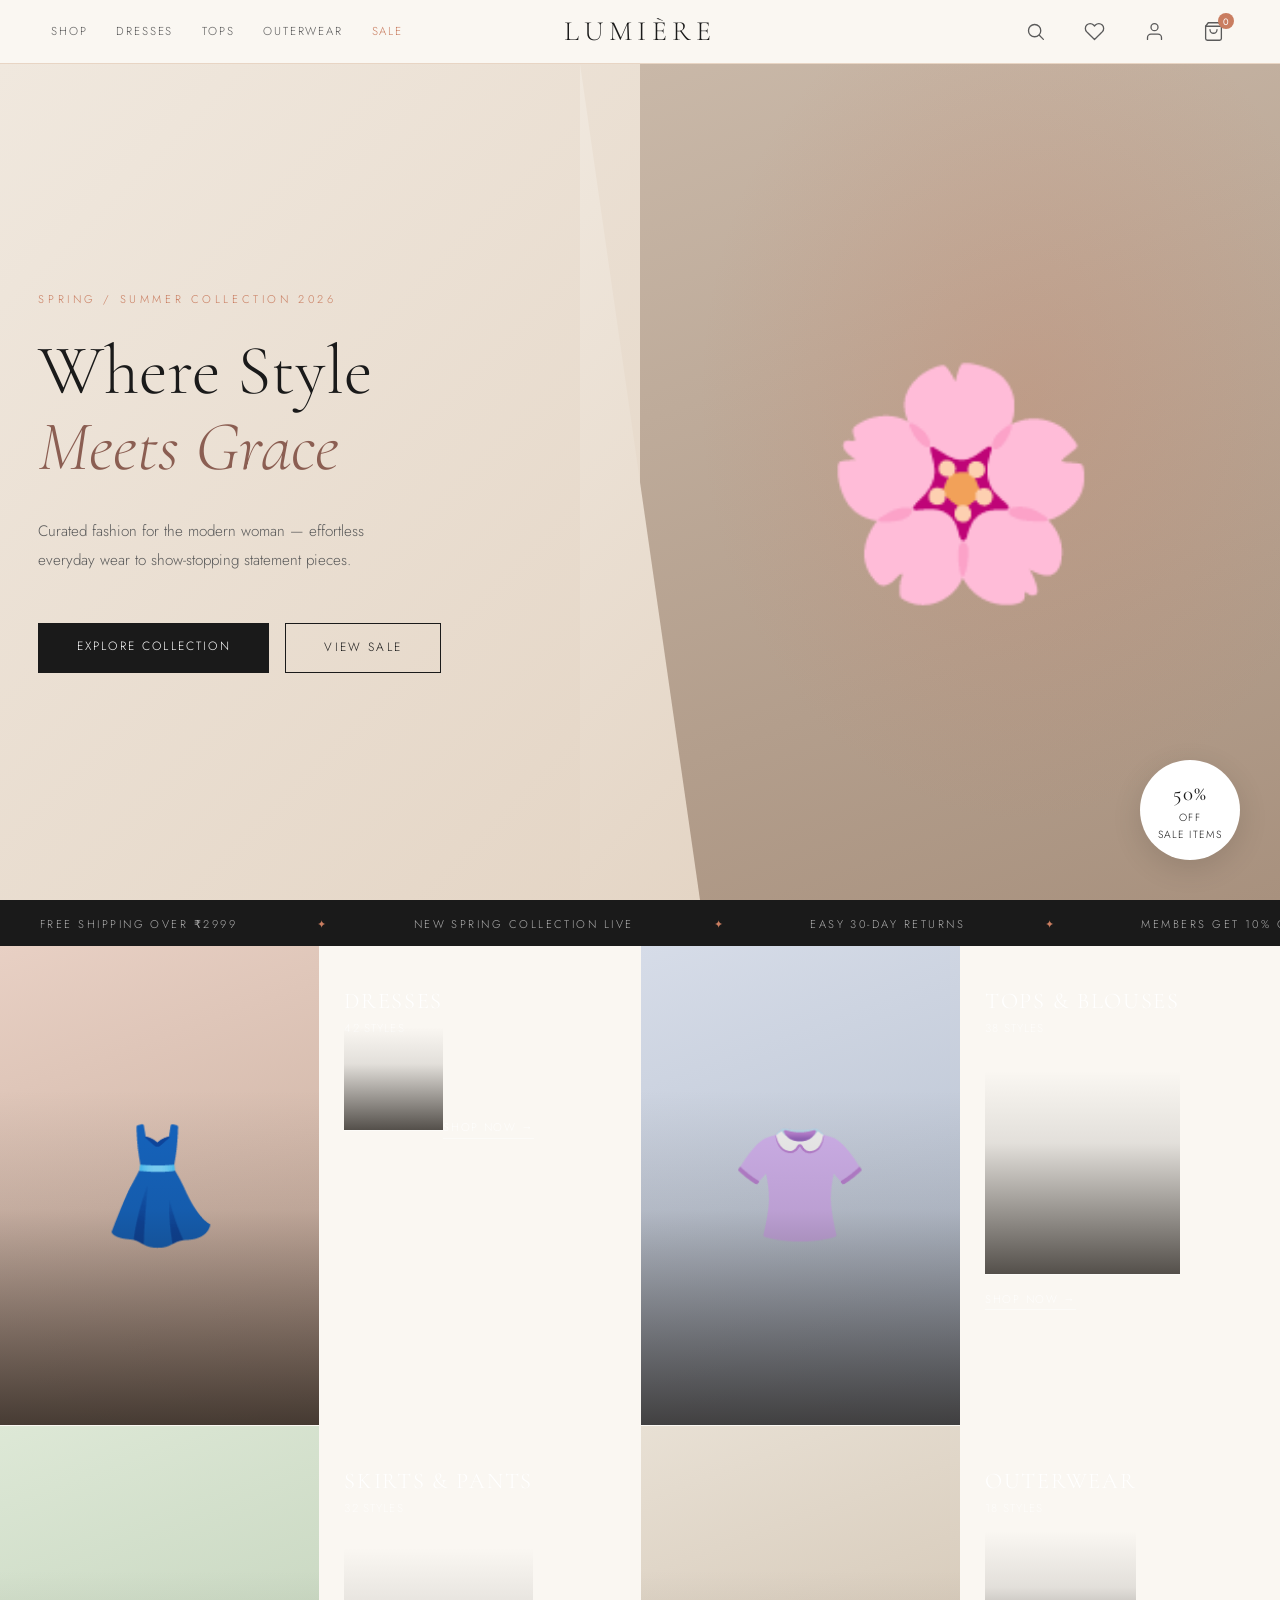
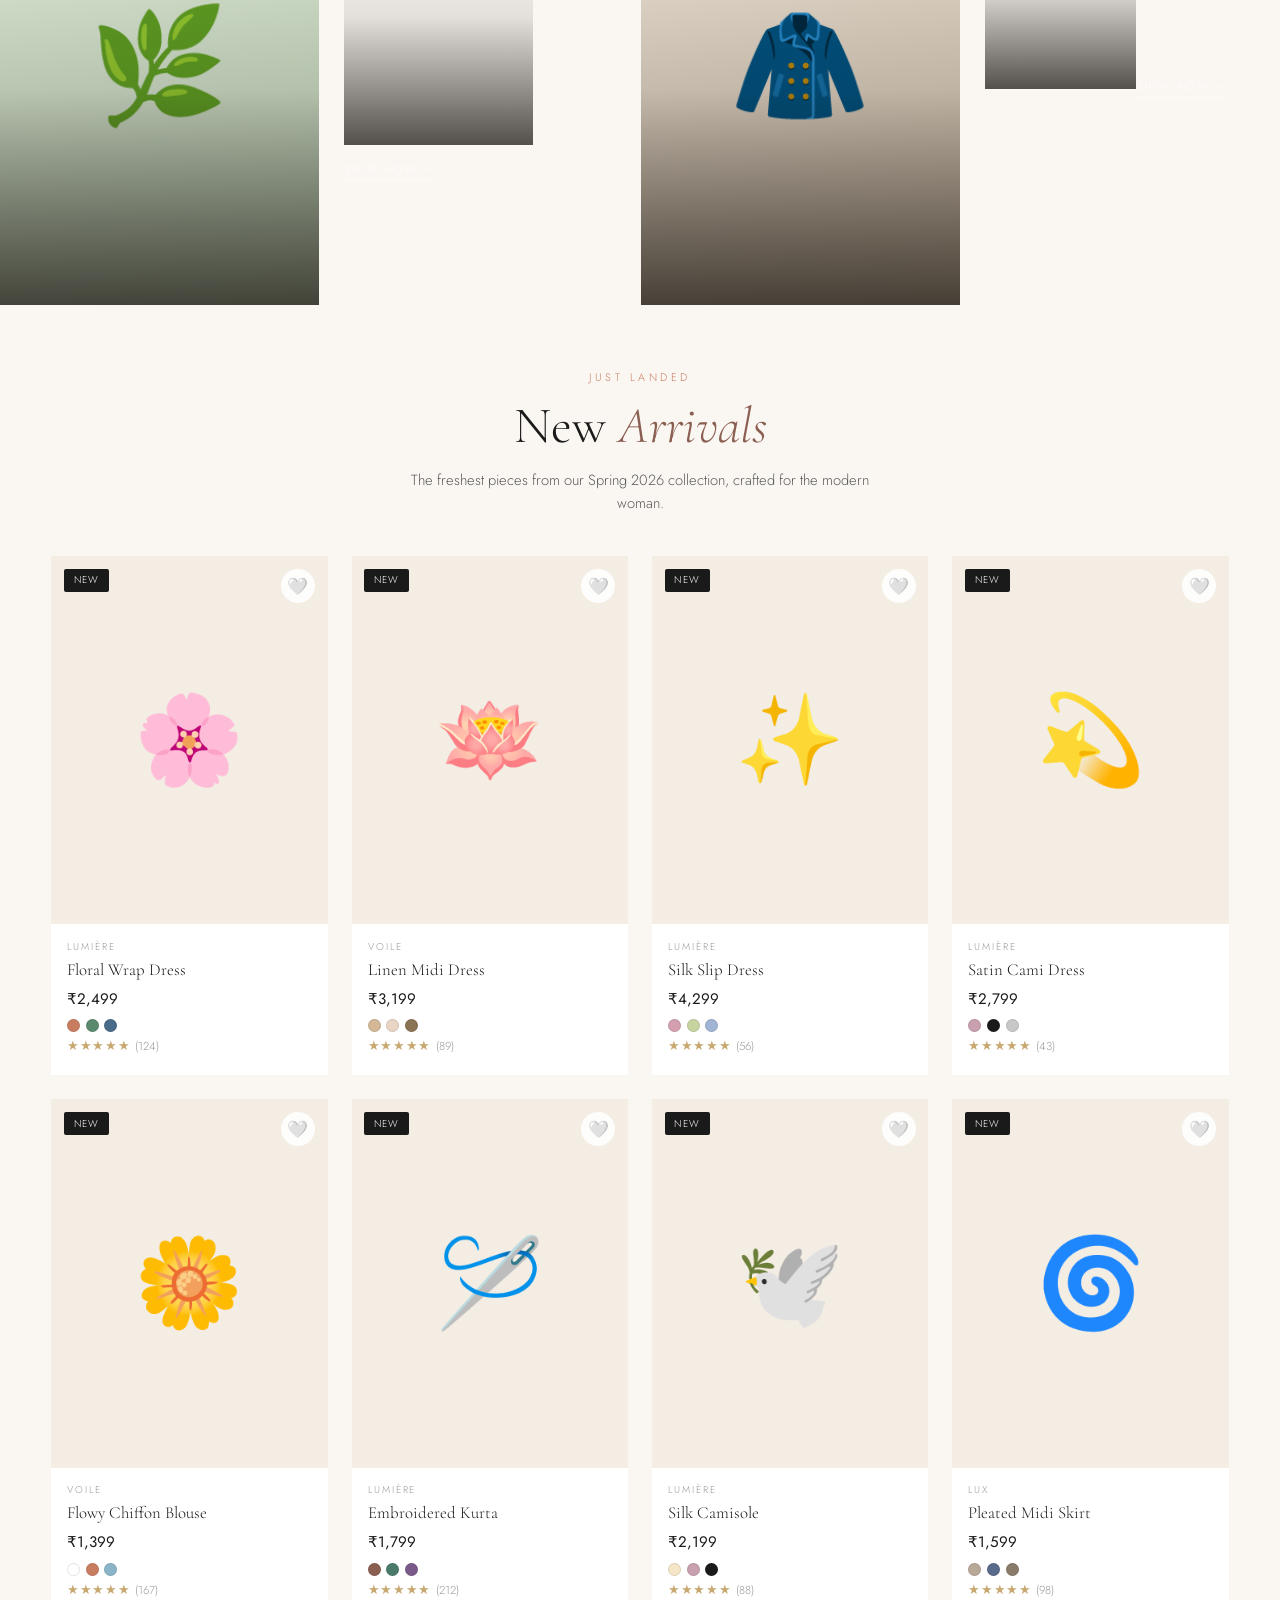
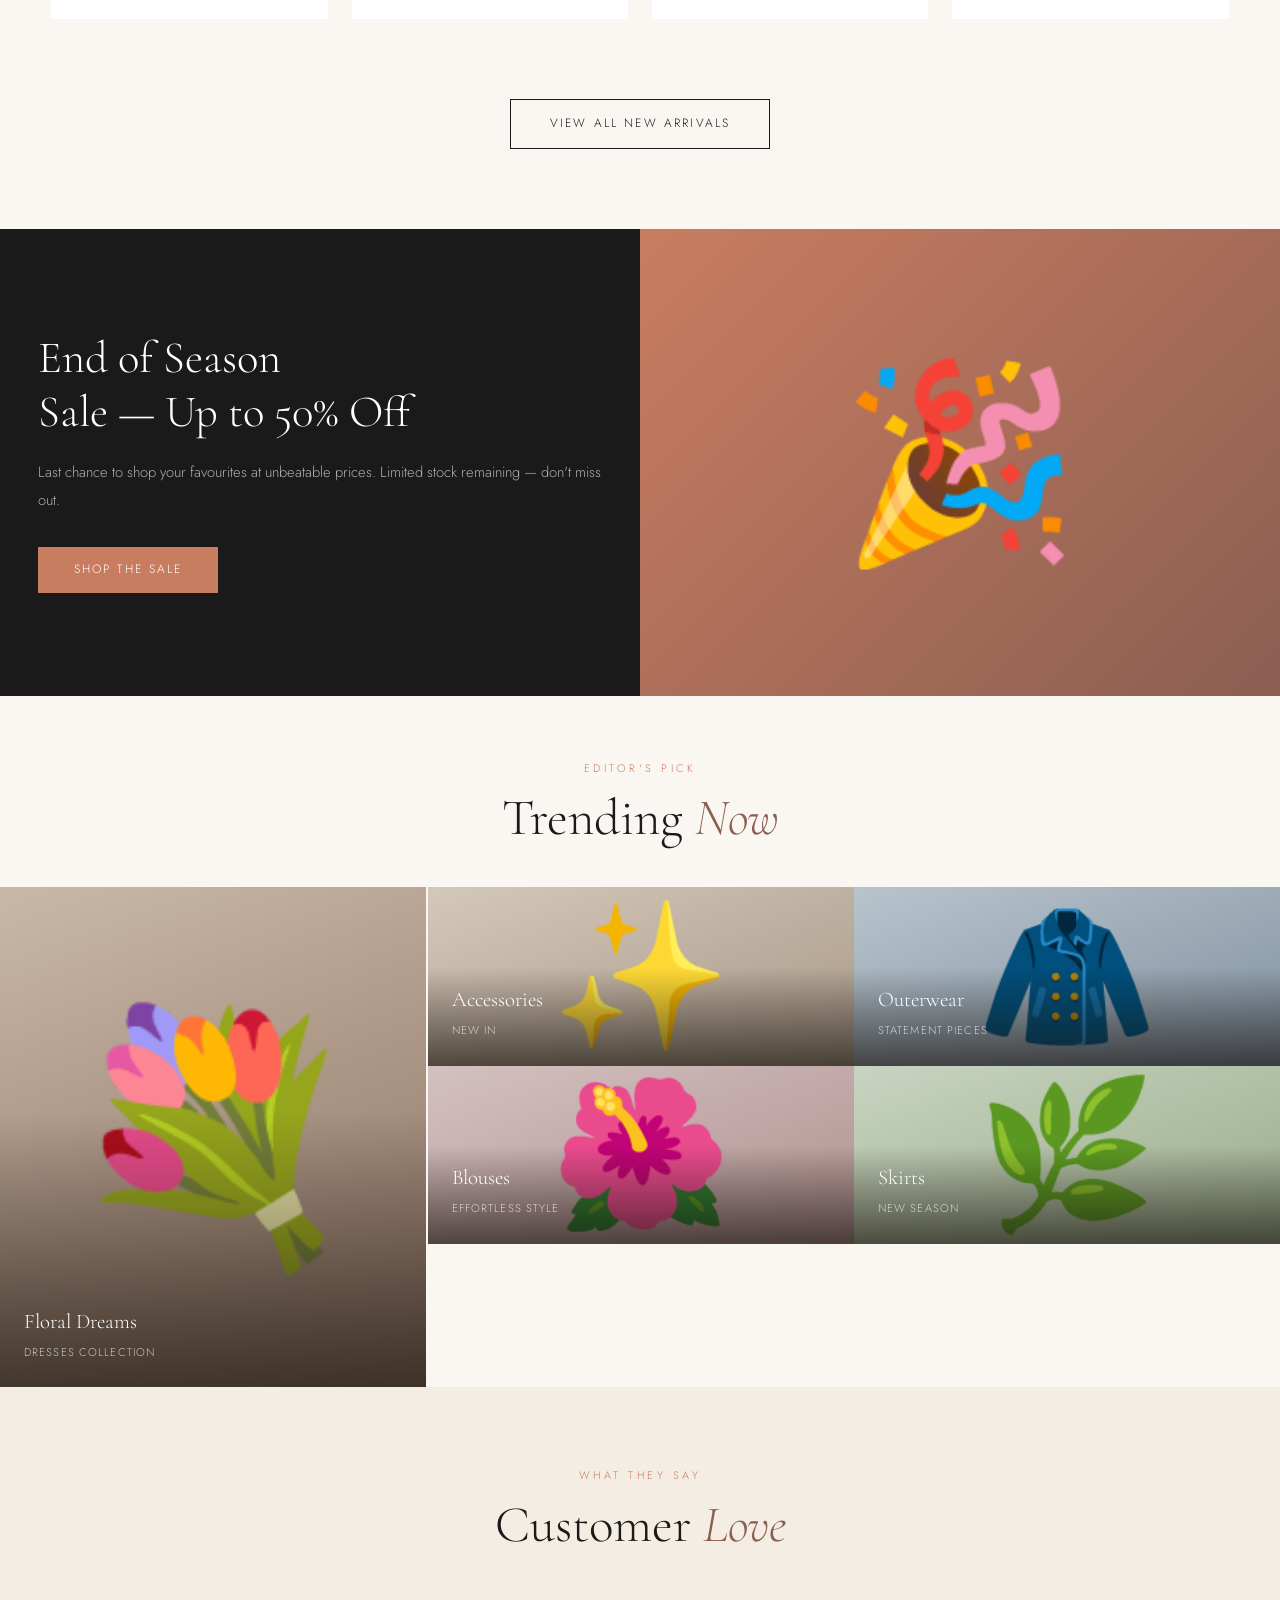
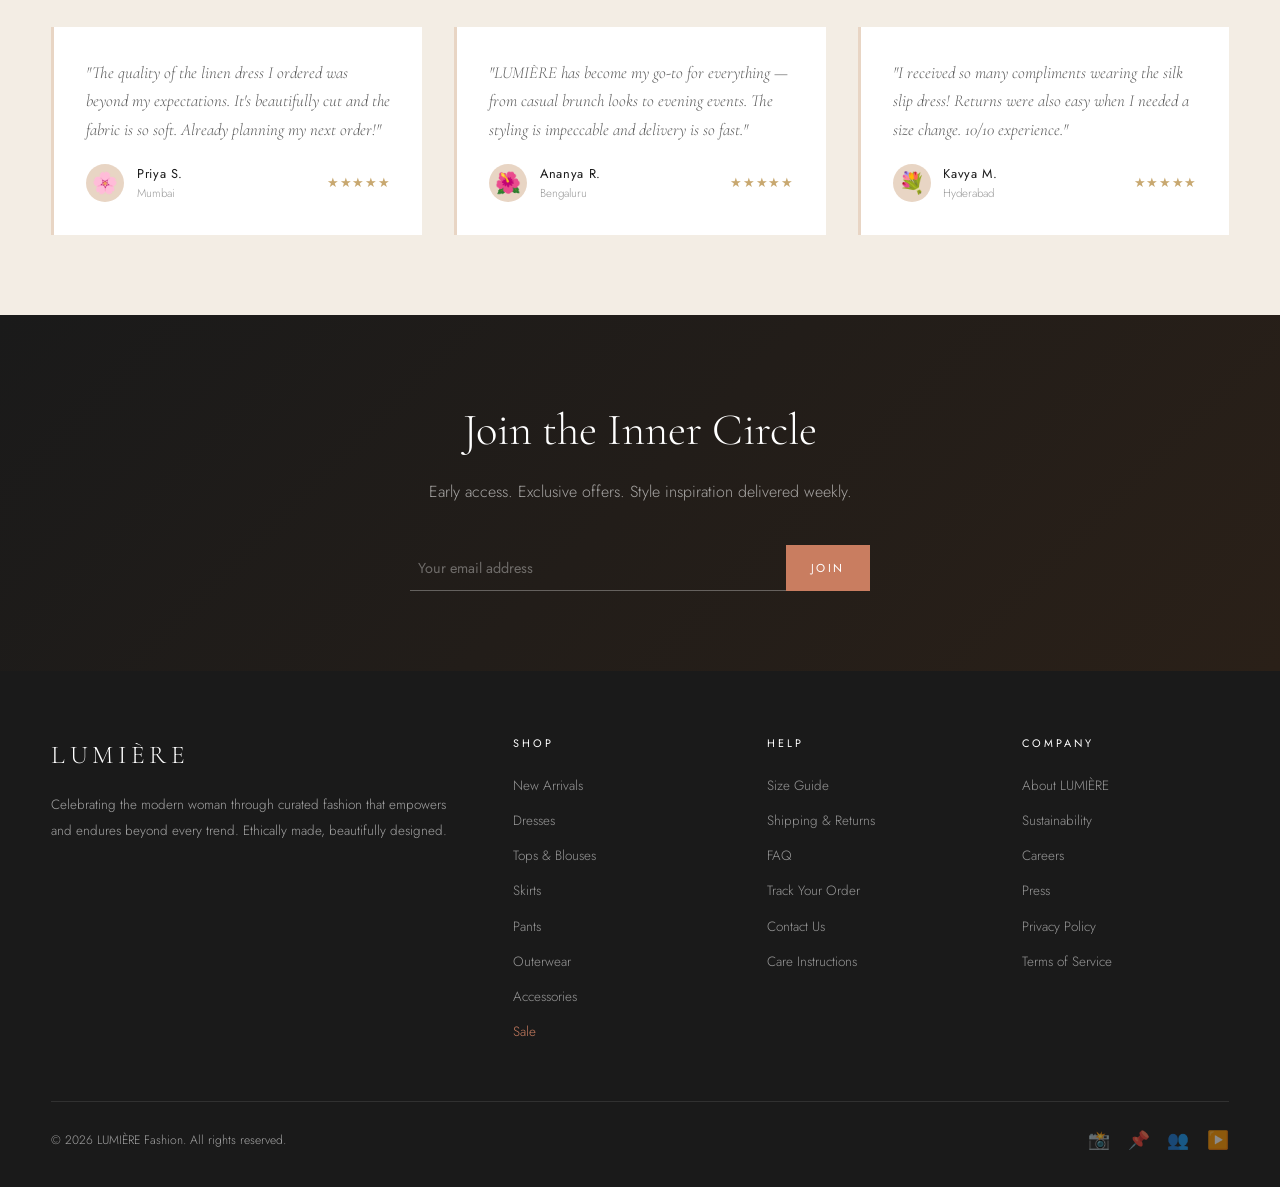
<file: index.html>
<!DOCTYPE html>
<html lang="en">
<head>
 <!-- Google Tag Manager -->
<script>(function(w,d,s,l,i){w[l]=w[l]||[];w[l].push({'gtm.start':
new Date().getTime(),event:'gtm.js'});var f=d.getElementsByTagName(s)[0],
j=d.createElement(s),dl=l!='dataLayer'?'&l='+l:'';j.async=true;j.src=
'https://www.googletagmanager.com/gtm.js?id='+i+dl;f.parentNode.insertBefore(j,f);
})(window,document,'script','dataLayer','GTM-MCD2RFW5');</script>
<!-- End Google Tag Manager -->
 <!-- Google tag (gtag.js) -->
<script async src="https://www.googletagmanager.com/gtag/js?id=G-DL7ZBYCCJW"></script>
<script>
  window.dataLayer = window.dataLayer || [];
  function gtag(){dataLayer.push(arguments);}
  gtag('js', new Date());

  gtag('config', 'G-DL7ZBYCCJW');
</script>
  <meta charset="UTF-8"/>
  <meta name="viewport" content="width=device-width, initial-scale=1.0"/>
  <title>LUMIÈRE — Women's Fashion</title>
  <style>
/* ─── LUMIÈRE DESIGN SYSTEM ─── */
@import url('https://fonts.googleapis.com/css2?family=Cormorant+Garamond:ital,wght@0,300;0,400;0,500;0,600;1,300;1,400;1,500&family=Jost:wght@200;300;400;500&display=swap');

*, *::before, *::after { box-sizing: border-box; margin: 0; padding: 0; }

:root {
  --cream:   #faf7f2;
  --cream2:  #f3ede4;
  --blush:   #e8d5c4;
  --blush2:  #d4bfaa;
  --rose:    #c97d60;
  --rose2:   #b56a4e;
  --accent:  #8b5e52;
  --dark:    #1a1a1a;
  --mid:     #5a5a5a;
  --light:   #9a9a9a;
  --white:   #ffffff;
  --gold:    #c8a870;
  --font-serif: 'Cormorant Garamond', Georgia, serif;
  --font-sans:  'Jost', sans-serif;
  --ease: cubic-bezier(.4,0,.2,1);
}

html { scroll-behavior: smooth; }
body { font-family: var(--font-sans); background: var(--cream); color: var(--dark); font-weight: 300; line-height: 1.6; -webkit-font-smoothing: antialiased; }
a { text-decoration: none; color: inherit; }
button { font-family: var(--font-sans); }
img { max-width: 100%; }

/* ─── TOAST ─── */
.toast {
  position: fixed; bottom: 2rem; right: 2rem; z-index: 9999;
  background: var(--dark); color: #fff;
  padding: .8rem 1.6rem; font-size: .82rem; letter-spacing: .06em;
  border-radius: 3px; opacity: 0; pointer-events: none;
  transform: translateY(8px);
  transition: opacity .3s, transform .3s;
}
.toast.show { opacity: 1; transform: translateY(0); pointer-events: all; }
.toast.error { background: #b04040; }

/* ─── NAV ─── */
.navbar {
  position: sticky; top: 0; z-index: 500;
  background: var(--cream); border-bottom: 1px solid var(--blush);
  display: grid; grid-template-columns: 1fr auto 1fr;
  align-items: center; padding: 0 4%; height: 64px;
  transition: box-shadow .3s;
}
.navbar.scrolled { box-shadow: 0 2px 20px rgba(0,0,0,.07); }
.nav-left, .nav-right { display: flex; align-items: center; gap: 1.8rem; }
.nav-right { justify-content: flex-end; }
.nav-logo {
  font-family: var(--font-serif); font-size: 1.75rem; letter-spacing: .18em;
  font-weight: 300; color: var(--dark); white-space: nowrap;
}
.nav-link {
  font-size: .72rem; letter-spacing: .16em; text-transform: uppercase;
  color: var(--mid); transition: color .2s; position: relative; padding: .2rem 0;
}
.nav-link::after {
  content: ''; position: absolute; bottom: -2px; left: 0; right: 0;
  height: 1px; background: var(--rose); transform: scaleX(0);
  transition: transform .25s var(--ease); transform-origin: left;
}
.nav-link:hover, .nav-link.active { color: var(--dark); }
.nav-link:hover::after, .nav-link.active::after { transform: scaleX(1); }
.nav-icon {
  background: none; border: none; cursor: pointer; padding: .3rem;
  position: relative; display: flex; align-items: center; justify-content: center;
}
.nav-icon svg { width: 21px; height: 21px; stroke: var(--mid); stroke-width: 1.5; fill: none; transition: stroke .2s; }
.nav-icon:hover svg { stroke: var(--dark); }
.cart-badge {
  position: absolute; top: -3px; right: -5px;
  background: var(--rose); color: #fff;
  font-size: .58rem; min-width: 16px; height: 16px;
  border-radius: 8px; display: flex; align-items: center; justify-content: center; padding: 0 3px;
}

/* ─── SEARCH DROPDOWN ─── */
.search-dropdown {
  position: fixed; top: 64px; left: 0; right: 0;
  background: var(--cream); border-bottom: 1px solid var(--blush);
  padding: 1.2rem 4%; z-index: 499;
  transform: translateY(-10px); opacity: 0; pointer-events: none;
  transition: all .25s var(--ease);
}
.search-dropdown.open { transform: translateY(0); opacity: 1; pointer-events: all; }
.search-inner { display: flex; gap: 1rem; max-width: 600px; margin: 0 auto; }
.search-input {
  flex: 1; border: 1px solid var(--blush2); background: #fff;
  padding: .65rem 1.2rem; font-family: var(--font-sans); font-size: .9rem;
  outline: none; border-radius: 2px; transition: border-color .2s;
}
.search-input:focus { border-color: var(--rose); }
.btn-sm {
  background: var(--dark); color: #fff; border: none;
  padding: .65rem 1.4rem; cursor: pointer; font-size: .75rem;
  letter-spacing: .12em; text-transform: uppercase; border-radius: 2px; transition: background .2s;
}
.btn-sm:hover { background: var(--rose); }

/* ─── CART SIDEBAR ─── */
.cart-overlay {
  position: fixed; inset: 0; background: rgba(0,0,0,.45); z-index: 600;
  opacity: 0; pointer-events: none; transition: opacity .3s;
}
.cart-overlay.open { opacity: 1; pointer-events: all; }
.cart-sidebar {
  position: fixed; right: 0; top: 0; bottom: 0;
  width: min(430px, 96vw); background: #fff; z-index: 700;
  transform: translateX(100%); transition: transform .38s var(--ease);
  display: flex; flex-direction: column;
}
.cart-sidebar.open { transform: translateX(0); }
.cart-head {
  display: flex; justify-content: space-between; align-items: center;
  padding: 1.5rem 1.8rem; border-bottom: 1px solid var(--cream2);
}
.cart-head h3 { font-family: var(--font-serif); font-size: 1.5rem; font-weight: 400; }
.cart-close { background: none; border: none; font-size: 1.4rem; cursor: pointer; color: var(--mid); line-height: 1; }
.cart-body { flex: 1; overflow-y: auto; padding: 1rem 1.8rem; }
.cart-empty-msg { text-align: center; color: var(--light); padding: 3rem 0; font-size: .9rem; }
.cart-empty-msg a { color: var(--rose); border-bottom: 1px solid var(--rose); }
.cart-item { display: flex; gap: 1rem; padding: 1rem 0; border-bottom: 1px solid var(--cream2); }
.cart-item-thumb {
  width: 72px; height: 90px; background: var(--cream2); border-radius: 2px;
  flex-shrink: 0; display: flex; align-items: center; justify-content: center; font-size: 2.2rem;
}
.cart-item-info { flex: 1; min-width: 0; }
.cart-item-brand { font-size: .65rem; letter-spacing: .18em; text-transform: uppercase; color: var(--light); }
.cart-item-name { font-family: var(--font-serif); font-size: 1rem; margin: .2rem 0 .3rem; white-space: nowrap; overflow: hidden; text-overflow: ellipsis; }
.cart-item-size { font-size: .75rem; color: var(--light); }
.cart-qty-row { display: flex; align-items: center; gap: .5rem; margin-top: .5rem; }
.qty-btn {
  background: var(--cream2); border: none; width: 26px; height: 26px;
  cursor: pointer; border-radius: 2px; font-size: 1rem; display: flex; align-items: center; justify-content: center; transition: background .15s;
}
.qty-btn:hover { background: var(--blush); }
.qty-val { font-size: .9rem; min-width: 22px; text-align: center; }
.cart-item-remove { background: none; border: none; color: var(--light); cursor: pointer; font-size: .72rem; margin-left: auto; }
.cart-item-remove:hover { color: var(--rose); }
.cart-item-price { font-size: .95rem; font-weight: 400; align-self: center; }
.cart-foot { padding: 1.5rem 1.8rem; border-top: 1px solid var(--blush); }
.cart-subtotal { display: flex; justify-content: space-between; margin-bottom: .5rem; font-size: .9rem; }
.cart-subtotal .val { font-weight: 400; }
.cart-shipping { font-size: .75rem; color: var(--light); text-align: right; margin-bottom: 1.2rem; }
.btn-checkout {
  width: 100%; padding: 1rem; background: var(--dark); color: #fff; border: none;
  font-family: var(--font-sans); font-size: .78rem; letter-spacing: .2em;
  text-transform: uppercase; cursor: pointer; transition: background .2s;
}
.btn-checkout:hover { background: var(--rose); }
.btn-view-cart {
  width: 100%; padding: .8rem; background: transparent; color: var(--dark);
  border: 1px solid var(--blush2); font-family: var(--font-sans); font-size: .75rem;
  letter-spacing: .15em; text-transform: uppercase; cursor: pointer; margin-top: .7rem; transition: all .2s;
}
.btn-view-cart:hover { border-color: var(--dark); }

/* ─── MARQUEE ─── */
.marquee-bar {
  background: var(--dark); padding: .65rem 0; overflow: hidden; white-space: nowrap;
}
.marquee-track { display: inline-block; animation: marquee 28s linear infinite; }
.marquee-track span { color: rgba(255,255,255,.65); font-size: .7rem; letter-spacing: .22em; text-transform: uppercase; margin: 0 2.5rem; }
.marquee-track span.dot { color: var(--rose); }
@keyframes marquee { from { transform: translateX(0); } to { transform: translateX(-50%); } }

/* ─── BUTTONS ─── */
.btn-primary {
  background: var(--dark); color: #fff; border: none;
  padding: .9rem 2.4rem; cursor: pointer;
  font-family: var(--font-sans); font-size: .75rem; letter-spacing: .18em; text-transform: uppercase;
  transition: background .2s, transform .15s; display: inline-block;
}
.btn-primary:hover { background: var(--accent); transform: translateY(-1px); }
.btn-outline {
  background: transparent; color: var(--dark); border: 1px solid currentColor;
  padding: .9rem 2.4rem; cursor: pointer;
  font-family: var(--font-sans); font-size: .75rem; letter-spacing: .18em; text-transform: uppercase;
  transition: all .2s; display: inline-block;
}
.btn-outline:hover { background: var(--dark); color: #fff; }
.btn-rose {
  background: var(--rose); color: #fff; border: none;
  padding: .85rem 2.2rem; cursor: pointer;
  font-family: var(--font-sans); font-size: .75rem; letter-spacing: .18em; text-transform: uppercase;
  transition: background .2s; display: inline-block;
}
.btn-rose:hover { background: var(--rose2); }

/* ─── PRODUCT CARD ─── */
.product-card {
  background: #fff; cursor: pointer; position: relative;
  transition: transform .25s var(--ease), box-shadow .25s var(--ease);
}
.product-card:hover { transform: translateY(-5px); box-shadow: 0 16px 48px rgba(0,0,0,.1); }
.product-img {
  aspect-ratio: 3/4; background: var(--cream2); overflow: hidden;
  display: flex; align-items: center; justify-content: center; font-size: 5.5rem;
  position: relative;
}
.product-badge {
  position: absolute; top: .8rem; left: .8rem;
  font-size: .62rem; letter-spacing: .12em; text-transform: uppercase;
  padding: .22rem .6rem; border-radius: 2px;
}
.badge-new { background: var(--dark); color: #fff; }
.badge-sale { background: var(--rose); color: #fff; }
.wish-btn {
  position: absolute; top: .8rem; right: .8rem;
  width: 34px; height: 34px; border-radius: 50%; background: rgba(255,255,255,.88);
  border: none; cursor: pointer; font-size: 1.05rem; display: flex;
  align-items: center; justify-content: center; transition: transform .2s, background .2s;
}
.wish-btn:hover { transform: scale(1.12); background: #fff; }
.quick-add {
  position: absolute; bottom: 0; left: 0; right: 0;
  background: rgba(26,26,26,.9); color: #fff; border: none; cursor: pointer;
  padding: .75rem; font-family: var(--font-sans); font-size: .72rem;
  letter-spacing: .15em; text-transform: uppercase; opacity: 0;
  transform: translateY(4px); transition: opacity .2s, transform .2s;
}
.product-card:hover .quick-add { opacity: 1; transform: translateY(0); }
.product-info { padding: .9rem 1rem 1.1rem; }
.product-brand { font-size: .62rem; letter-spacing: .2em; text-transform: uppercase; color: var(--light); }
.product-name { font-family: var(--font-serif); font-size: 1.05rem; margin: .25rem 0 .4rem; line-height: 1.3; }
.product-prices { display: flex; gap: .6rem; align-items: baseline; }
.price-cur { font-size: .95rem; font-weight: 400; }
.price-old { font-size: .82rem; color: var(--light); text-decoration: line-through; }
.product-colors { display: flex; gap: .35rem; margin-top: .5rem; }
.color-swatch {
  width: 13px; height: 13px; border-radius: 50%;
  border: 1.5px solid rgba(0,0,0,.1); cursor: pointer; transition: transform .15s;
}
.color-swatch:hover { transform: scale(1.25); }

/* ─── STARS ─── */
.stars { color: var(--gold); font-size: .8rem; letter-spacing: .05em; }
.stars-count { font-size: .72rem; color: var(--light); margin-left: .3rem; }

/* ─── SECTION HEADER ─── */
.sec-head { text-align: center; padding: 4rem 1rem 2.5rem; }
.sec-eyebrow { font-size: .68rem; letter-spacing: .32em; text-transform: uppercase; color: var(--rose); margin-bottom: .7rem; }
.sec-title { font-family: var(--font-serif); font-size: clamp(1.9rem, 4vw, 3.2rem); font-weight: 300; line-height: 1.15; }
.sec-title em { font-style: italic; color: var(--accent); }
.sec-sub { color: var(--mid); margin-top: .8rem; font-size: .92rem; max-width: 480px; margin-inline: auto; }

/* ─── FOOTER ─── */
.site-footer { background: var(--dark); color: rgba(255,255,255,.6); padding: 4rem 4% 2rem; margin-top: auto; }
.footer-top { display: grid; grid-template-columns: 2fr 1fr 1fr 1fr; gap: 3rem; padding-bottom: 3rem; border-bottom: 1px solid rgba(255,255,255,.1); }
.footer-brand-logo { font-family: var(--font-serif); font-size: 1.6rem; letter-spacing: .18em; color: #fff; display: block; margin-bottom: 1rem; }
.footer-desc { font-size: .84rem; line-height: 1.9; }
.footer-col h4 { font-size: .68rem; letter-spacing: .28em; text-transform: uppercase; color: #fff; margin-bottom: 1.2rem; font-weight: 400; }
.footer-col ul { list-style: none; }
.footer-col li { margin-bottom: .6rem; }
.footer-col a { color: rgba(255,255,255,.55); font-size: .84rem; transition: color .2s; }
.footer-col a:hover { color: var(--rose); }
.footer-bottom { display: flex; justify-content: space-between; align-items: center; padding-top: 1.5rem; flex-wrap: wrap; gap: .8rem; font-size: .76rem; }
.footer-socials { display: flex; gap: 1.1rem; }
.footer-socials a { color: rgba(255,255,255,.5); font-size: 1.1rem; transition: color .2s; }
.footer-socials a:hover { color: var(--rose); }

/* ─── BREADCRUMB ─── */
.breadcrumb { padding: 1rem 4%; font-size: .75rem; color: var(--light); }
.breadcrumb a { color: var(--light); transition: color .2s; }
.breadcrumb a:hover { color: var(--rose); }
.breadcrumb span { margin: 0 .5rem; }

/* ─── MOBILE NAV ─── */
.hamburger { display: none; background: none; border: none; cursor: pointer; flex-direction: column; gap: 5px; }
.hamburger span { display: block; width: 22px; height: 1.5px; background: var(--dark); transition: all .25s; }
.mobile-nav {
  display: none; position: fixed; inset: 64px 0 0 0; background: var(--cream);
  z-index: 490; padding: 2rem 4%; overflow-y: auto; flex-direction: column; gap: 1.5rem;
}
.mobile-nav.open { display: flex; }
.mobile-nav a { font-size: 1.4rem; font-family: var(--font-serif); color: var(--dark); }

@media (max-width: 900px) {
  .nav-left .nav-link { display: none; }
  .hamburger { display: flex; }
  .footer-top { grid-template-columns: 1fr 1fr; gap: 2rem; }
}
@media (max-width: 580px) {
  .footer-top { grid-template-columns: 1fr; }
  .navbar { padding: 0 5%; }
}

</style>
  <style>
    /* ─── HERO ─── */
    .hero {
      min-height: calc(100vh - 64px);
      display: grid; grid-template-columns: 1fr 1fr;
      position: relative; overflow: hidden;
    }
    .hero-left {
      background: linear-gradient(135deg, #f0e8de 0%, #e4d5c5 100%);
      display: flex; flex-direction: column; justify-content: center;
      padding: 6rem 5% 6rem 6%;
      position: relative;
    }
    .hero-left::after {
      content: ''; position: absolute; right: -60px; top: 0; bottom: 0; width: 120px;
      background: inherit; clip-path: polygon(0 0, 0 100%, 100% 100%);
      z-index: 2;
    }
    .hero-eyebrow { font-size: .7rem; letter-spacing: .32em; text-transform: uppercase; color: var(--rose); margin-bottom: 1.5rem; }
    .hero-title {
      font-family: var(--font-serif); font-size: clamp(3.2rem, 5.5vw, 6rem);
      font-weight: 300; line-height: 1.08; margin-bottom: 2rem; color: var(--dark);
    }
    .hero-title em { font-style: italic; color: var(--accent); display: block; }
    .hero-subtitle { color: var(--mid); font-size: .95rem; line-height: 1.9; max-width: 380px; margin-bottom: 3rem; }
    .hero-btns { display: flex; gap: 1rem; flex-wrap: wrap; }
    .hero-right {
      background: linear-gradient(160deg, #c9b8a8 0%, #a8917e 100%);
      display: flex; align-items: center; justify-content: center;
      font-size: 14rem; position: relative; overflow: hidden;
    }
    .hero-right::before {
      content: ''; position: absolute; inset: 0;
      background: radial-gradient(ellipse at 60% 40%, rgba(201,125,96,.25), transparent 60%);
    }
    .hero-emoji { position: relative; z-index: 2; animation: float 6s ease-in-out infinite; }
    @keyframes float { 0%,100% { transform: translateY(0); } 50% { transform: translateY(-18px); } }
    .hero-badge {
      position: absolute; bottom: 2.5rem; right: 2.5rem; z-index: 3;
      background: #fff; border-radius: 50%; width: 100px; height: 100px;
      display: flex; flex-direction: column; align-items: center; justify-content: center;
      font-size: .65rem; letter-spacing: .1em; text-transform: uppercase;
      box-shadow: 0 8px 30px rgba(0,0,0,.12); text-align: center;
    }
    .hero-badge strong { font-family: var(--font-serif); font-size: 1.3rem; font-weight: 400; display: block; }

    /* ─── MARQUEE ─── */

    /* ─── FEATURED CATS ─── */
    .cats-grid {
      display: grid; grid-template-columns: repeat(4, 1fr); gap: 1.5px;
      margin: 0;
    }
    .cat-tile {
      aspect-ratio: 2/3; overflow: hidden; cursor: pointer;
      display: flex; align-items: flex-end;
      position: relative;
    }
    .cat-tile-bg {
      position: absolute; inset: 0;
      transition: transform .5s var(--ease);
      display: flex; align-items: center; justify-content: center;
      font-size: 7rem;
    }
    .cat-tile:hover .cat-tile-bg { transform: scale(1.06); }
    .cat-tile::after {
      content: ''; position: absolute; inset: 0;
      background: linear-gradient(to top, rgba(20,15,10,.72) 0%, rgba(20,15,10,.1) 45%, transparent 70%);
    }
    .cat-tile-info { position: relative; z-index: 2; padding: 1.8rem 1.5rem; }
    .cat-tile-info h3 { font-family: var(--font-serif); color: #fff; font-size: 1.4rem; font-weight: 300; }
    .cat-tile-info span { color: rgba(255,255,255,.7); font-size: .72rem; letter-spacing: .1em; text-transform: uppercase; }
    .cat-tile-info a { display: inline-block; margin-top: .5rem; color: rgba(255,255,255,.8); font-size: .7rem; letter-spacing: .15em; text-transform: uppercase; border-bottom: 1px solid rgba(255,255,255,.4); padding-bottom: 1px; transition: color .2s; }
    .cat-tile-info a:hover { color: #fff; }

    /* ─── NEW ARRIVALS ─── */
    .products-row {
      display: grid; grid-template-columns: repeat(auto-fill, minmax(250px, 1fr));
      gap: 1.5rem; padding: 0 4% 5rem;
    }

    /* ─── SPLIT BANNER ─── */
    .split-banner {
      display: grid; grid-template-columns: 1fr 1fr;
      min-height: 460px; overflow: hidden;
    }
    .split-side {
      padding: 5rem 6%; display: flex; flex-direction: column; justify-content: center;
    }
    .split-dark { background: var(--dark); }
    .split-dark h2 { font-family: var(--font-serif); color: #fff; font-size: clamp(2rem, 3.5vw, 3rem); font-weight: 300; line-height: 1.2; margin-bottom: 1.2rem; }
    .split-dark p { color: rgba(255,255,255,.65); font-size: .92rem; line-height: 1.9; margin-bottom: 2rem; }
    .split-rose { background: linear-gradient(135deg, #c97d60, #8b5e52); display: flex; align-items: center; justify-content: center; font-size: 12rem; }

    /* ─── TRENDING ─── */
    .trending-grid {
      display: grid; grid-template-columns: 1fr 2fr; gap: 1.5px; min-height: 500px;
    }
    .trend-big { grid-row: 1 / 3; }
    .trend-tile {
      overflow: hidden; cursor: pointer; position: relative;
      display: flex; align-items: flex-end;
      background: var(--cream2);
    }
    .trend-tile-bg {
      position: absolute; inset: 0; display: flex; align-items: center; justify-content: center;
      font-size: 9rem; transition: transform .5s var(--ease);
    }
    .trend-tile:hover .trend-tile-bg { transform: scale(1.07); }
    .trend-tile::after {
      content: ''; position: absolute; inset: 0;
      background: linear-gradient(to top, rgba(20,15,10,.65) 0%, transparent 55%);
    }
    .trend-tile-label { position: relative; z-index: 2; padding: 1.5rem; }
    .trend-tile-label h4 { font-family: var(--font-serif); color: #fff; font-size: 1.3rem; font-weight: 300; }
    .trend-tile-label span { font-size: .7rem; color: rgba(255,255,255,.7); letter-spacing: .1em; text-transform: uppercase; }
    .trend-right { display: grid; grid-template-columns: 1fr 1fr; }

    /* ─── TESTIMONIALS ─── */
    .testimonials { background: var(--cream2); padding: 5rem 4%; }
    .testimonials-grid { display: grid; grid-template-columns: repeat(3, 1fr); gap: 2rem; margin-top: 2rem; }
    .testimonial-card { background: #fff; padding: 2rem; border-left: 3px solid var(--blush); }
    .testimonial-text { font-family: var(--font-serif); font-size: 1.05rem; font-style: italic; line-height: 1.7; color: var(--mid); margin-bottom: 1.2rem; }
    .testimonial-author { display: flex; align-items: center; gap: .8rem; }
    .author-avatar { width: 38px; height: 38px; border-radius: 50%; background: var(--blush); display: flex; align-items: center; justify-content: center; font-size: 1.3rem; }
    .author-name { font-size: .8rem; font-weight: 400; letter-spacing: .05em; }
    .author-loc { font-size: .72rem; color: var(--light); }

    /* ─── NEWSLETTER ─── */
    .newsletter-sec {
      background: linear-gradient(135deg, #1a1a1a 0%, #2a2018 100%);
      padding: 5rem 4%; text-align: center;
    }
    .newsletter-sec h2 { font-family: var(--font-serif); color: #fff; font-size: clamp(1.8rem, 3.5vw, 2.8rem); font-weight: 300; margin-bottom: .8rem; }
    .newsletter-sec p { color: rgba(255,255,255,.6); margin-bottom: 2.5rem; }
    .newsletter-form { display: flex; max-width: 460px; margin: 0 auto; }
    .newsletter-input {
      flex: 1; border: none; border-bottom: 1px solid rgba(255,255,255,.3);
      background: transparent; padding: .8rem .5rem;
      color: #fff; font-family: var(--font-sans); font-size: .9rem; outline: none;
    }
    .newsletter-input::placeholder { color: rgba(255,255,255,.35); }
    .newsletter-input:focus { border-bottom-color: var(--rose); }
    .newsletter-btn {
      background: var(--rose); color: #fff; border: none;
      padding: .8rem 1.6rem; cursor: pointer;
      font-family: var(--font-sans); font-size: .72rem; letter-spacing: .2em; text-transform: uppercase; transition: background .2s;
    }
    .newsletter-btn:hover { background: var(--rose2); }

    @media (max-width: 900px) {
      .hero { grid-template-columns: 1fr; min-height: auto; }
      .hero-right { min-height: 300px; font-size: 9rem; }
      .hero-left::after { display: none; }
      .cats-grid { grid-template-columns: 1fr 1fr; }
      .split-banner { grid-template-columns: 1fr; }
      .split-rose { min-height: 200px; }
      .testimonials-grid { grid-template-columns: 1fr; }
      .trending-grid { grid-template-columns: 1fr; }
      .trend-big { grid-row: auto; }
      .trend-right { grid-template-columns: 1fr 1fr; }
    }
    @media (max-width: 580px) {
      .cats-grid { grid-template-columns: 1fr 1fr; gap: 1px; }
      .trend-right { grid-template-columns: 1fr; }
    }
  </style>
</head>
<body>
<!-- Google Tag Manager (noscript) -->
<noscript><iframe src="https://www.googletagmanager.com/ns.html?id=GTM-MCD2RFW5"
height="0" width="0" style="display:none;visibility:hidden"></iframe></noscript>
<!-- End Google Tag Manager (noscript) -->
<!-- NAV -->
<nav class="navbar" id="navbar">
  <div class="nav-left">
    <button class="hamburger" id="hamburger" onclick="toggleMenu()">
      <span></span><span></span><span></span>
    </button>
    <a href="shop.html" class="nav-link">Shop</a>
    <a href="shop.html?cat=Dresses" class="nav-link">Dresses</a>
    <a href="shop.html?cat=Tops" class="nav-link">Tops</a>
    <a href="shop.html?cat=Outerwear" class="nav-link">Outerwear</a>
    <a href="shop.html?sale=1" class="nav-link" style="color:var(--rose)">Sale</a>
  </div>
  <a href="index.html" class="nav-logo">LUMIÈRE</a>
  <div class="nav-right">
    <button class="nav-icon" id="searchToggle" title="Search">
      <svg viewBox="0 0 24 24" stroke-linecap="round" stroke-linejoin="round"><circle cx="11" cy="11" r="7"/><line x1="21" y1="21" x2="16.65" y2="16.65"/></svg>
    </button>
    <a href="wishlist.html" class="nav-icon" title="Wishlist">
      <svg viewBox="0 0 24 24" stroke-linecap="round" stroke-linejoin="round"><path d="M20.84 4.61a5.5 5.5 0 0 0-7.78 0L12 5.67l-1.06-1.06a5.5 5.5 0 0 0-7.78 7.78l1.06 1.06L12 21.23l7.78-7.78 1.06-1.06a5.5 5.5 0 0 0 0-7.78z"/></svg>
    </a>
    <a href="account.html" class="nav-icon" title="Account">
      <svg viewBox="0 0 24 24" stroke-linecap="round" stroke-linejoin="round"><path d="M20 21v-2a4 4 0 0 0-4-4H8a4 4 0 0 0-4 4v2"/><circle cx="12" cy="7" r="4"/></svg>
    </a>
    <button class="nav-icon" id="cartToggle" title="Cart">
      <svg viewBox="0 0 24 24" stroke-linecap="round" stroke-linejoin="round"><path d="M6 2L3 6v14a2 2 0 0 0 2 2h14a2 2 0 0 0 2-2V6l-3-4z"/><line x1="3" y1="6" x2="21" y2="6"/><path d="M16 10a4 4 0 0 1-8 0"/></svg>
      <span class="cart-badge">0</span>
    </button>
  </div>
</nav>
<div class="mobile-nav" id="mobileNav">
  <a href="index.html">Home</a>
  <a href="shop.html">Shop All</a>
  <a href="shop.html?cat=Dresses">Dresses</a>
  <a href="shop.html?cat=Tops">Tops</a>
  <a href="shop.html?cat=Skirts">Skirts</a>
  <a href="shop.html?cat=Outerwear">Outerwear</a>
  <a href="shop.html?cat=Accessories">Accessories</a>
  <a href="shop.html?sale=1" style="color:var(--rose)">Sale</a>
  <a href="wishlist.html">Wishlist</a>
  <a href="account.html">Account</a>
</div>
<div class="search-dropdown" id="searchDropdown">
  <div class="search-inner">
    <input type="text" class="search-input" id="searchInput" placeholder="Search dresses, tops, accessories…"/>
    <button class="btn-sm" onclick="doSearch()">Search</button>
  </div>
</div>

<!-- HERO -->
<section class="hero">
  <div class="hero-left">
    <p class="hero-eyebrow">Spring / Summer Collection 2026</p>
    <h1 class="hero-title">Where Style<br/><em>Meets Grace</em></h1>
    <p class="hero-subtitle">Curated fashion for the modern woman — effortless everyday wear to show-stopping statement pieces.</p>
    <div class="hero-btns">
      <a href="shop.html" class="btn-primary">Explore Collection</a>
      <a href="shop.html?sale=1" class="btn-outline">View Sale</a>
    </div>
  </div>
  <div class="hero-right">
    <span class="hero-emoji">🌸</span>
    <div class="hero-badge"><strong>50%</strong> off<br/>Sale Items</div>
  </div>
</section>

<!-- MARQUEE -->
<div class="marquee-bar">
  <div class="marquee-track">
    <span>Free Shipping Over ₹2999</span><span class="dot">✦</span>
    <span>New Spring Collection Live</span><span class="dot">✦</span>
    <span>Easy 30-Day Returns</span><span class="dot">✦</span>
    <span>Members Get 10% Off</span><span class="dot">✦</span>
    <span>Sustainable Fashion</span><span class="dot">✦</span>
    <span>Free Shipping Over ₹2999</span><span class="dot">✦</span>
    <span>New Spring Collection Live</span><span class="dot">✦</span>
    <span>Easy 30-Day Returns</span><span class="dot">✦</span>
    <span>Members Get 10% Off</span><span class="dot">✦</span>
    <span>Sustainable Fashion</span><span class="dot">✦</span>
  </div>
</div>

<!-- CATEGORIES -->
<div class="cats-grid">
  <a href="shop.html?cat=Dresses" class="cat-tile" style="">
    <div class="cat-tile-bg" style="background:linear-gradient(160deg,#e8d0c4,#c4a898);">👗</div>
    <div class="cat-tile-info"><h3>Dresses</h3><span>42 Styles</span><a>Shop Now →</a></div>
  </a>
  <a href="shop.html?cat=Tops" class="cat-tile">
    <div class="cat-tile-bg" style="background:linear-gradient(160deg,#d6dce8,#b0baca);">👚</div>
    <div class="cat-tile-info"><h3>Tops & Blouses</h3><span>38 Styles</span><a>Shop Now →</a></div>
  </a>
  <a href="shop.html?cat=Skirts" class="cat-tile">
    <div class="cat-tile-bg" style="background:linear-gradient(160deg,#dde8d6,#b8cab0);">🌿</div>
    <div class="cat-tile-info"><h3>Skirts & Pants</h3><span>32 Styles</span><a>Shop Now →</a></div>
  </a>
  <a href="shop.html?cat=Outerwear" class="cat-tile">
    <div class="cat-tile-bg" style="background:linear-gradient(160deg,#e8e0d4,#c8b8a4);">🧥</div>
    <div class="cat-tile-info"><h3>Outerwear</h3><span>18 Styles</span><a>Shop Now →</a></div>
  </a>
</div>

<!-- NEW ARRIVALS -->
<section>
  <div class="sec-head">
    <p class="sec-eyebrow">Just Landed</p>
    <h2 class="sec-title">New <em>Arrivals</em></h2>
    <p class="sec-sub">The freshest pieces from our Spring 2026 collection, crafted for the modern woman.</p>
  </div>
  <div class="products-row" id="newArrivalsGrid"></div>
  <div style="text-align:center;padding:0 0 5rem;">
    <a href="shop.html?filter=new" class="btn-outline">View All New Arrivals</a>
  </div>
</section>

<!-- SPLIT BANNER -->
<section class="split-banner">
  <div class="split-side split-dark">
    <h2>End of Season<br/>Sale — Up to 50% Off</h2>
    <p>Last chance to shop your favourites at unbeatable prices. Limited stock remaining — don't miss out.</p>
    <a href="shop.html?sale=1" class="btn-rose" style="align-self:flex-start;">Shop the Sale</a>
  </div>
  <div class="split-side split-rose">🎉</div>
</section>

<!-- TRENDING -->
<section>
  <div class="sec-head">
    <p class="sec-eyebrow">Editor's Pick</p>
    <h2 class="sec-title">Trending <em>Now</em></h2>
  </div>
  <div class="trending-grid">
    <a href="shop.html?cat=Dresses" class="trend-tile trend-big">
      <div class="trend-tile-bg" style="background:linear-gradient(160deg,#c9b8a8,#8a7060);font-size:15rem;">💐</div>
      <div class="trend-tile-label"><h4>Floral Dreams</h4><span>Dresses Collection</span></div>
    </a>
    <div class="trend-right">
      <a href="shop.html?cat=Accessories" class="trend-tile">
        <div class="trend-tile-bg" style="background:linear-gradient(160deg,#d4c8b8,#a89888);">✨</div>
        <div class="trend-tile-label"><h4>Accessories</h4><span>New In</span></div>
      </a>
      <a href="shop.html?cat=Outerwear" class="trend-tile">
        <div class="trend-tile-bg" style="background:linear-gradient(160deg,#b8c4cc,#8090a0);">🧥</div>
        <div class="trend-tile-label"><h4>Outerwear</h4><span>Statement Pieces</span></div>
      </a>
      <a href="shop.html?cat=Tops" class="trend-tile">
        <div class="trend-tile-bg" style="background:linear-gradient(160deg,#d4c0c0,#b09090);">🌺</div>
        <div class="trend-tile-label"><h4>Blouses</h4><span>Effortless Style</span></div>
      </a>
      <a href="shop.html?cat=Skirts" class="trend-tile">
        <div class="trend-tile-bg" style="background:linear-gradient(160deg,#c8d4c0,#9aaa8a);">🌿</div>
        <div class="trend-tile-label"><h4>Skirts</h4><span>New Season</span></div>
      </a>
    </div>
  </div>
</section>

<!-- TESTIMONIALS -->
<section class="testimonials">
  <div class="sec-head" style="padding-top:0;">
    <p class="sec-eyebrow">What They Say</p>
    <h2 class="sec-title">Customer <em>Love</em></h2>
  </div>
  <div class="testimonials-grid">
    <div class="testimonial-card">
      <p class="testimonial-text">"The quality of the linen dress I ordered was beyond my expectations. It's beautifully cut and the fabric is so soft. Already planning my next order!"</p>
      <div class="testimonial-author">
        <div class="author-avatar">🌸</div>
        <div><p class="author-name">Priya S.</p><p class="author-loc">Mumbai</p></div>
        <div class="stars" style="margin-left:auto;">★★★★★</div>
      </div>
    </div>
    <div class="testimonial-card">
      <p class="testimonial-text">"LUMIÈRE has become my go-to for everything — from casual brunch looks to evening events. The styling is impeccable and delivery is so fast."</p>
      <div class="testimonial-author">
        <div class="author-avatar">🌺</div>
        <div><p class="author-name">Ananya R.</p><p class="author-loc">Bengaluru</p></div>
        <div class="stars" style="margin-left:auto;">★★★★★</div>
      </div>
    </div>
    <div class="testimonial-card">
      <p class="testimonial-text">"I received so many compliments wearing the silk slip dress! Returns were also easy when I needed a size change. 10/10 experience."</p>
      <div class="testimonial-author">
        <div class="author-avatar">💐</div>
        <div><p class="author-name">Kavya M.</p><p class="author-loc">Hyderabad</p></div>
        <div class="stars" style="margin-left:auto;">★★★★★</div>
      </div>
    </div>
  </div>
</section>

<!-- NEWSLETTER -->
<section class="newsletter-sec">
  <h2>Join the Inner Circle</h2>
  <p>Early access. Exclusive offers. Style inspiration delivered weekly.</p>
  <form class="newsletter-form" onsubmit="subscribeNL(event)">
    <input type="email" class="newsletter-input" id="nlEmail" placeholder="Your email address" required/>
    <button type="submit" class="newsletter-btn">Join</button>
  </form>
</section>

<!-- FOOTER -->
<footer class="site-footer">
  <div class="footer-top">
    <div>
      <a class="footer-brand-logo">LUMIÈRE</a>
      <p class="footer-desc">Celebrating the modern woman through curated fashion that empowers and endures beyond every trend. Ethically made, beautifully designed.</p>
    </div>
    <div class="footer-col">
      <h4>Shop</h4>
      <ul>
        <li><a href="shop.html?filter=new">New Arrivals</a></li>
        <li><a href="shop.html?cat=Dresses">Dresses</a></li>
        <li><a href="shop.html?cat=Tops">Tops & Blouses</a></li>
        <li><a href="shop.html?cat=Skirts">Skirts</a></li>
        <li><a href="shop.html?cat=Pants">Pants</a></li>
        <li><a href="shop.html?cat=Outerwear">Outerwear</a></li>
        <li><a href="shop.html?cat=Accessories">Accessories</a></li>
        <li><a href="shop.html?sale=1" style="color:var(--rose)">Sale</a></li>
      </ul>
    </div>
    <div class="footer-col">
      <h4>Help</h4>
      <ul>
        <li><a href="#">Size Guide</a></li>
        <li><a href="#">Shipping & Returns</a></li>
        <li><a href="#">FAQ</a></li>
        <li><a href="#">Track Your Order</a></li>
        <li><a href="#">Contact Us</a></li>
        <li><a href="#">Care Instructions</a></li>
      </ul>
    </div>
    <div class="footer-col">
      <h4>Company</h4>
      <ul>
        <li><a href="#">About LUMIÈRE</a></li>
        <li><a href="#">Sustainability</a></li>
        <li><a href="#">Careers</a></li>
        <li><a href="#">Press</a></li>
        <li><a href="#">Privacy Policy</a></li>
        <li><a href="#">Terms of Service</a></li>
      </ul>
    </div>
  </div>
  <div class="footer-bottom">
    <p>© 2026 LUMIÈRE Fashion. All rights reserved.</p>
    <div class="footer-socials">
      <a href="#" title="Instagram">📸</a>
      <a href="#" title="Pinterest">📌</a>
      <a href="#" title="Facebook">👥</a>
      <a href="#" title="YouTube">▶️</a>
    </div>
  </div>
</footer>

<!-- CART SIDEBAR -->
<div class="cart-overlay" id="cartOverlay" onclick="closeCart()"></div>
<aside class="cart-sidebar" id="cartSidebar">
  <div class="cart-head">
    <h3>Your Bag (<span id="cartItemCount">0</span>)</h3>
    <button class="cart-close" onclick="closeCart()">✕</button>
  </div>
  <div class="cart-body" id="cartBody"></div>
  <div class="cart-foot" id="cartFoot" style="display:none">
    <div class="cart-subtotal"><span>Subtotal</span><span class="val" id="cartSubtotal">₹0</span></div>
    <p class="cart-shipping">Free shipping on orders over ₹2999</p>
    <button class="btn-checkout" onclick="goCheckout()">Checkout</button>
    <a href="cart.html"><button class="btn-view-cart">View Full Cart</button></a>
  </div>
</aside>

<script>
// ─── SHARED DATA & UTILITIES ───

const PRODUCTS = [
  { id:1,  name:"Floral Wrap Dress",       brand:"LUMIÈRE",  price:2499, oldPrice:null,  category:"Dresses",   tags:["new","summer"],    emoji:"🌸", rating:4.8, reviews:124, colors:["#c97d60","#5a8a6e","#4a6a8a"], sizes:["XS","S","M","L","XL"] },
  { id:2,  name:"Linen Midi Dress",         brand:"VOILE",    price:3199, oldPrice:null,  category:"Dresses",   tags:["new","linen"],      emoji:"🪷", rating:4.9, reviews:89,  colors:["#d4b896","#e8d5c4","#8b7355"], sizes:["S","M","L","XL"] },
  { id:3,  name:"Boho Maxi Dress",          brand:"ETHR",     price:1999, oldPrice:3499,  category:"Dresses",   tags:["sale","boho"],      emoji:"💐", rating:4.5, reviews:201, colors:["#7a5c8a","#e8c4a0","#5a8a7a"], sizes:["XS","S","M","L"] },
  { id:4,  name:"Silk Slip Dress",          brand:"LUMIÈRE",  price:4299, oldPrice:null,  category:"Dresses",   tags:["new","silk"],       emoji:"✨", rating:4.7, reviews:56,  colors:["#d4a0b0","#c8d4a0","#a0b4d4"], sizes:["XS","S","M"] },
  { id:5,  name:"Printed Shirt Dress",      brand:"VOILE",    price:2199, oldPrice:3199,  category:"Dresses",   tags:["sale","print"],     emoji:"🌺", rating:4.6, reviews:78,  colors:["#e8a070","#5a7a9a","#7a8a5a"], sizes:["S","M","L","XL"] },
  { id:6,  name:"Satin Cami Dress",         brand:"LUMIÈRE",  price:2799, oldPrice:null,  category:"Dresses",   tags:["new","satin"],      emoji:"💫", rating:4.9, reviews:43,  colors:["#c8a0b0","#1a1a1a","#c8c8c8"], sizes:["XS","S","M","L"] },
  { id:7,  name:"Flowy Chiffon Blouse",     brand:"VOILE",    price:1399, oldPrice:null,  category:"Tops",      tags:["new","chiffon"],    emoji:"🌼", rating:4.6, reviews:167, colors:["#fff","#c97d60","#8ab4c8"],     sizes:["XS","S","M","L","XL"] },
  { id:8,  name:"Off-Shoulder Top",         brand:"LUX",      price:999,  oldPrice:1799,  category:"Tops",      tags:["sale"],             emoji:"🌟", rating:4.3, reviews:95,  colors:["#1a1a1a","#fff","#c97d60"],     sizes:["S","M","L"] },
  { id:9,  name:"Embroidered Kurta",        brand:"LUMIÈRE",  price:1799, oldPrice:null,  category:"Tops",      tags:["new","ethnic"],     emoji:"🪡", rating:4.8, reviews:212, colors:["#8b5e52","#4a7a6a","#7a5a8a"], sizes:["XS","S","M","L","XL"] },
  { id:10, name:"Linen Crop Top",           brand:"VOILE",    price:799,  oldPrice:null,  category:"Tops",      tags:["summer","linen"],   emoji:"☀️", rating:4.4, reviews:134, colors:["#f5e6c8","#d4b896","#a8c4b8"], sizes:["XS","S","M","L"] },
  { id:11, name:"Ruffled Peplum Blouse",    brand:"ETHR",     price:1599, oldPrice:2499,  category:"Tops",      tags:["sale"],             emoji:"🌷", rating:4.5, reviews:67,  colors:["#e8d0c0","#c8a0b0","#b0c8e8"], sizes:["S","M","L","XL"] },
  { id:12, name:"Silk Camisole",            brand:"LUMIÈRE",  price:2199, oldPrice:null,  category:"Tops",      tags:["new","silk"],       emoji:"🕊️", rating:4.7, reviews:88,  colors:["#f5e6c8","#c8a0b0","#1a1a1a"], sizes:["XS","S","M","L"] },
  { id:13, name:"Pleated Midi Skirt",       brand:"LUX",      price:1599, oldPrice:null,  category:"Skirts",    tags:["new"],              emoji:"🌀", rating:4.6, reviews:98,  colors:["#b8a898","#5a6a8a","#8a7a6a"], sizes:["XS","S","M","L","XL"] },
  { id:14, name:"Printed Wrap Skirt",       brand:"VOILE",    price:1099, oldPrice:1899,  category:"Skirts",    tags:["sale","print"],     emoji:"🌿", rating:4.4, reviews:76,  colors:["#6a8a6a","#c8a870","#a87a8a"], sizes:["S","M","L"] },
  { id:15, name:"Denim Mini Skirt",         brand:"ETHR",     price:1299, oldPrice:null,  category:"Skirts",    tags:["summer","denim"],   emoji:"💙", rating:4.5, reviews:143, colors:["#4a6a8a","#2a4a6a","#7a8a9a"], sizes:["XS","S","M","L"] },
  { id:16, name:"Satin Maxi Skirt",         brand:"LUMIÈRE",  price:2999, oldPrice:null,  category:"Skirts",    tags:["new","satin"],      emoji:"🌙", rating:4.8, reviews:52,  colors:["#d4a0b0","#c8d4a0","#a0b4d4"], sizes:["XS","S","M","L"] },
  { id:17, name:"Wide-Leg Palazzo",         brand:"ETHR",     price:1299, oldPrice:2199,  category:"Pants",     tags:["sale"],             emoji:"🎋", rating:4.3, reviews:109, colors:["#1a1a1a","#c8d4e8","#e8d4c8"], sizes:["S","M","L","XL"] },
  { id:18, name:"Denim Flare Jeans",        brand:"LUMIÈRE",  price:2299, oldPrice:null,  category:"Pants",     tags:["denim"],            emoji:"👖", rating:4.6, reviews:187, colors:["#4a6a8a","#2a4a6a","#7a8a9a"], sizes:["XS","S","M","L","XL"] },
  { id:19, name:"Linen Wide Trousers",      brand:"VOILE",    price:1899, oldPrice:null,  category:"Pants",     tags:["new","linen"],      emoji:"🌾", rating:4.7, reviews:73,  colors:["#f5e6c8","#d4b896","#8a7a6a"], sizes:["XS","S","M","L"] },
  { id:20, name:"Tailored Blazer",          brand:"LUX",      price:3999, oldPrice:null,  category:"Outerwear", tags:["new"],              emoji:"🧥", rating:4.9, reviews:61,  colors:["#1a1a1a","#8b7a6a","#5a6a5a"], sizes:["XS","S","M","L","XL"] },
  { id:21, name:"Trench Coat",              brand:"ETHR",     price:4999, oldPrice:7999,  category:"Outerwear", tags:["sale"],             emoji:"🌧️", rating:4.7, reviews:94,  colors:["#c8a870","#8a7a6a","#1a1a1a"], sizes:["S","M","L","XL"] },
  { id:22, name:"Quilted Jacket",           brand:"LUMIÈRE",  price:2799, oldPrice:null,  category:"Outerwear", tags:["new"],              emoji:"🪶", rating:4.5, reviews:48,  colors:["#8a9aaa","#c8a870","#9a6a6a"], sizes:["XS","S","M","L"] },
  { id:23, name:"Velvet Blazer",            brand:"LUX",      price:4499, oldPrice:6499,  category:"Outerwear", tags:["sale","velvet"],    emoji:"🍷", rating:4.8, reviews:37,  colors:["#6a3a5a","#1a1a1a","#8a5a3a"], sizes:["XS","S","M","L"] },
  { id:24, name:"Pearl Drop Earrings",      brand:"LUMIÈRE",  price:899,  oldPrice:null,  category:"Accessories",tags:["new","jewellery"], emoji:"🌕", rating:4.9, reviews:203, colors:["#fff","#f5e6c8"],               sizes:["One Size"] },
  { id:25, name:"Silk Scarf",              brand:"VOILE",    price:1299, oldPrice:null,  category:"Accessories",tags:["new","silk"],      emoji:"🎀", rating:4.7, reviews:145, colors:["#c97d60","#5a8a7a","#7a5a8a"], sizes:["One Size"] },
  { id:26, name:"Woven Tote Bag",          brand:"ETHR",     price:2199, oldPrice:3299,  category:"Accessories",tags:["sale","bag"],      emoji:"👜", rating:4.6, reviews:89,  colors:["#c8a870","#8a7a6a","#1a1a1a"], sizes:["One Size"] },
  { id:27, name:"Embroidered Clutch",      brand:"LUX",      price:1799, oldPrice:null,  category:"Accessories",tags:["new","clutch"],    emoji:"👛", rating:4.8, reviews:56,  colors:["#c8a0b0","#8b5e52","#5a6a8a"], sizes:["One Size"] },
  { id:28, name:"Gold Layered Necklace",   brand:"LUMIÈRE",  price:1499, oldPrice:null,  category:"Accessories",tags:["new","jewellery"], emoji:"✨", rating:4.9, reviews:178, colors:["#c8a870"],                       sizes:["One Size"] },
];

// Cart & Wishlist persistence
function getCart() { try { return JSON.parse(localStorage.getItem('lum_cart') || '[]'); } catch { return []; } }
function saveCart(c) { localStorage.setItem('lum_cart', JSON.stringify(c)); }
function getWishlist() { try { return JSON.parse(localStorage.getItem('lum_wish') || '[]'); } catch { return []; } }
function saveWishlist(w) { localStorage.setItem('lum_wish', JSON.stringify(w)); }

function addToCart(id, size) {
  const p = PRODUCTS.find(x => x.id === id);
  if (!p) return;
  const cart = getCart();
  const key = id + '_' + (size || p.sizes[0]);
  const ex = cart.find(x => x.key === key);
  if (ex) ex.qty++;
  else cart.push({ key, id, name: p.name, emoji: p.emoji, price: p.price, size: size || p.sizes[0], qty: 1, brand: p.brand });
  saveCart(cart);
  updateCartBadge();
  return p;
}

function updateCartBadge() {
  const cart = getCart();
  const total = cart.reduce((s, i) => s + i.qty, 0);
  document.querySelectorAll('.cart-badge').forEach(el => el.textContent = total);
}

function toggleWishlist(id) {
  const w = getWishlist();
  const idx = w.indexOf(id);
  if (idx > -1) w.splice(idx, 1); else w.push(id);
  saveWishlist(w);
  return w.includes(id);
}

function showToast(msg, type = 'success') {
  let t = document.getElementById('toast');
  if (!t) { t = document.createElement('div'); t.id = 'toast'; document.body.appendChild(t); }
  t.textContent = msg;
  t.className = 'toast show ' + type;
  clearTimeout(t._timer);
  t._timer = setTimeout(() => t.className = 'toast', 2400);
}

</script>
<script>
// Nav scroll
window.addEventListener('scroll', () => {
  document.getElementById('navbar').classList.toggle('scrolled', window.scrollY > 30);
});

// Search
document.getElementById('searchToggle').addEventListener('click', () => {
  document.getElementById('searchDropdown').classList.toggle('open');
  if (document.getElementById('searchDropdown').classList.contains('open'))
    document.getElementById('searchInput').focus();
});
document.getElementById('searchInput').addEventListener('keypress', e => { if (e.key === 'Enter') doSearch(); });
function doSearch() {
  const q = document.getElementById('searchInput').value.trim();
  if (q) window.location.href = 'shop.html?q=' + encodeURIComponent(q);
}

// Mobile menu
function toggleMenu() {
  document.getElementById('mobileNav').classList.toggle('open');
}

// Cart
document.getElementById('cartToggle').addEventListener('click', openCart);
function openCart() {
  renderCart();
  document.getElementById('cartSidebar').classList.add('open');
  document.getElementById('cartOverlay').classList.add('open');
}
function closeCart() {
  document.getElementById('cartSidebar').classList.remove('open');
  document.getElementById('cartOverlay').classList.remove('open');
}
function renderCart() {
  const cart = getCart();
  const body = document.getElementById('cartBody');
  const foot = document.getElementById('cartFoot');
  document.getElementById('cartItemCount').textContent = cart.reduce((s,i)=>s+i.qty,0);
  if (!cart.length) {
    body.innerHTML = '<p class="cart-empty-msg">Your bag is empty.<br/><br/><a href="shop.html">Continue Shopping →</a></p>';
    foot.style.display = 'none'; return;
  }
  const total = cart.reduce((s,i) => s + i.price * i.qty, 0);
  body.innerHTML = cart.map(item => `
    <div class="cart-item">
      <div class="cart-item-thumb">${item.emoji}</div>
      <div class="cart-item-info">
        <p class="cart-item-brand">${item.brand}</p>
        <p class="cart-item-name">${item.name}</p>
        <p class="cart-item-size">Size: ${item.size}</p>
        <div class="cart-qty-row">
          <button class="qty-btn" onclick="cartQty('${item.key}',-1)">−</button>
          <span class="qty-val">${item.qty}</span>
          <button class="qty-btn" onclick="cartQty('${item.key}',1)">+</button>
          <button class="cart-item-remove" onclick="cartRemove('${item.key}')">Remove</button>
        </div>
      </div>
      <span class="cart-item-price">₹${(item.price*item.qty).toLocaleString()}</span>
    </div>
  `).join('');
  document.getElementById('cartSubtotal').textContent = '₹' + total.toLocaleString();
  foot.style.display = 'block';
}
function cartQty(key, d) {
  const cart = getCart();
  const item = cart.find(x => x.key === key);
  if (!item) return;
  item.qty += d;
  if (item.qty <= 0) cart.splice(cart.indexOf(item), 1);
  saveCart(cart); updateCartBadge(); renderCart();
}
function cartRemove(key) {
  saveCart(getCart().filter(x => x.key !== key));
  updateCartBadge(); renderCart();
}
function goCheckout() { window.location.href = 'checkout.html'; }

// New arrivals grid
function renderNewArrivals() {
  const items = PRODUCTS.filter(p => p.tags.includes('new')).slice(0, 8);
  const grid = document.getElementById('newArrivalsGrid');
  grid.innerHTML = items.map(p => productCardHTML(p)).join('');
}
function productCardHTML(p) {
  const w = getWishlist().includes(p.id);
  const saleDiscount = p.oldPrice ? Math.round((1 - p.price/p.oldPrice)*100) : 0;
  return `
    <div class="product-card" onclick="window.location='product.html?id=${p.id}'">
      <div class="product-img">
        <span>${p.emoji}</span>
        ${p.tags.includes('new') ? '<span class="product-badge badge-new">New</span>' : ''}
        ${p.oldPrice ? `<span class="product-badge badge-sale" style="left:auto;right:.8rem;">-${saleDiscount}%</span>` : ''}
        <button class="wish-btn" onclick="event.stopPropagation();doWish(${p.id},this)" data-id="${p.id}">${w?'❤️':'🤍'}</button>
        <button class="quick-add" onclick="event.stopPropagation();doQuickAdd(${p.id})">Quick Add</button>
      </div>
      <div class="product-info">
        <p class="product-brand">${p.brand}</p>
        <p class="product-name">${p.name}</p>
        <div class="product-prices">
          <span class="price-cur">₹${p.price.toLocaleString()}</span>
          ${p.oldPrice?`<span class="price-old">₹${p.oldPrice.toLocaleString()}</span>`:''}
        </div>
        <div class="product-colors">
          ${p.colors.map(c=>`<span class="color-swatch" style="background:${c}"></span>`).join('')}
        </div>
        <div><span class="stars">${'★'.repeat(Math.round(p.rating))}</span><span class="stars-count">(${p.reviews})</span></div>
      </div>
    </div>
  `;
}
function doWish(id, btn) {
  const added = toggleWishlist(id);
  btn.textContent = added ? '❤️' : '🤍';
  showToast(added ? 'Added to wishlist ♥' : 'Removed from wishlist');
}
function doQuickAdd(id) {
  addToCart(id);
  renderCart();
  openCart();
  showToast('Added to bag ✓');
}

// Newsletter
function subscribeNL(e) {
  e.preventDefault();
  showToast('Welcome to LUMIÈRE! ✓');
  document.getElementById('nlEmail').value = '';
}

renderNewArrivals();
updateCartBadge();
</script>
</body>
</html>
</file>
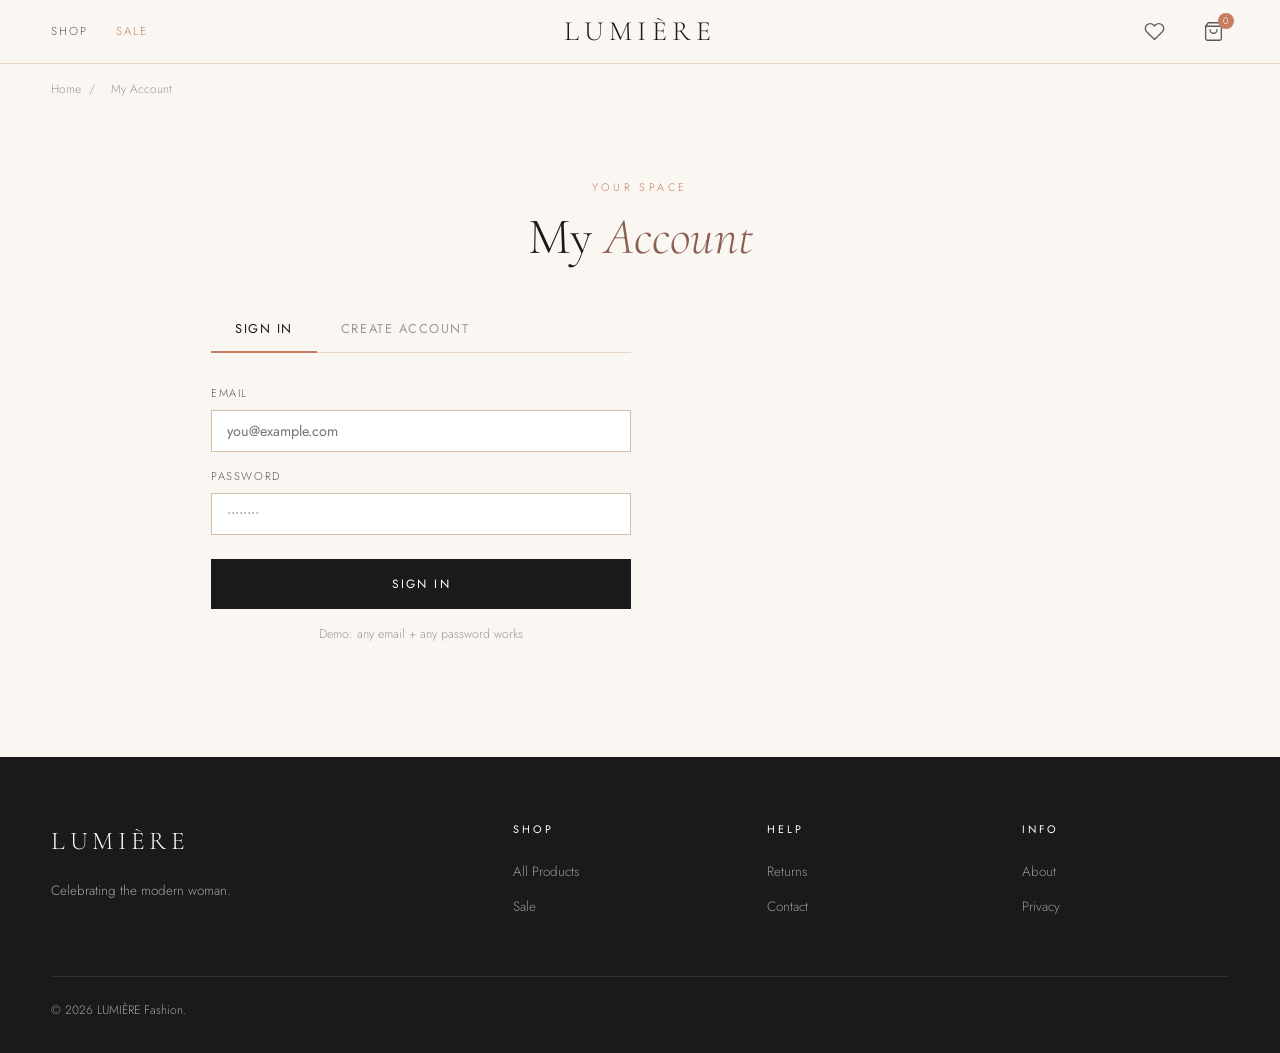
<file: account.html>
<!DOCTYPE html>
<html lang="en">
<head>
 <!-- Google Tag Manager -->
<script>(function(w,d,s,l,i){w[l]=w[l]||[];w[l].push({'gtm.start':
new Date().getTime(),event:'gtm.js'});var f=d.getElementsByTagName(s)[0],
j=d.createElement(s),dl=l!='dataLayer'?'&l='+l:'';j.async=true;j.src=
'https://www.googletagmanager.com/gtm.js?id='+i+dl;f.parentNode.insertBefore(j,f);
})(window,document,'script','dataLayer','GTM-MCD2RFW5');</script>
<!-- End Google Tag Manager -->
 <!-- Google tag (gtag.js) -->
<script async src="https://www.googletagmanager.com/gtag/js?id=G-DL7ZBYCCJW"></script>
<script>
  window.dataLayer = window.dataLayer || [];
  function gtag(){dataLayer.push(arguments);}
  gtag('js', new Date());

  gtag('config', 'G-DL7ZBYCCJW');
</script>
  <meta charset="UTF-8"/>
  <meta name="viewport" content="width=device-width, initial-scale=1.0"/>
  <title>My Account — LUMIÈRE</title>
  <style>
/* ─── LUMIÈRE DESIGN SYSTEM ─── */
@import url('https://fonts.googleapis.com/css2?family=Cormorant+Garamond:ital,wght@0,300;0,400;0,500;0,600;1,300;1,400;1,500&family=Jost:wght@200;300;400;500&display=swap');

*, *::before, *::after { box-sizing: border-box; margin: 0; padding: 0; }

:root {
  --cream:   #faf7f2;
  --cream2:  #f3ede4;
  --blush:   #e8d5c4;
  --blush2:  #d4bfaa;
  --rose:    #c97d60;
  --rose2:   #b56a4e;
  --accent:  #8b5e52;
  --dark:    #1a1a1a;
  --mid:     #5a5a5a;
  --light:   #9a9a9a;
  --white:   #ffffff;
  --gold:    #c8a870;
  --font-serif: 'Cormorant Garamond', Georgia, serif;
  --font-sans:  'Jost', sans-serif;
  --ease: cubic-bezier(.4,0,.2,1);
}

html { scroll-behavior: smooth; }
body { font-family: var(--font-sans); background: var(--cream); color: var(--dark); font-weight: 300; line-height: 1.6; -webkit-font-smoothing: antialiased; }
a { text-decoration: none; color: inherit; }
button { font-family: var(--font-sans); }
img { max-width: 100%; }

/* ─── TOAST ─── */
.toast {
  position: fixed; bottom: 2rem; right: 2rem; z-index: 9999;
  background: var(--dark); color: #fff;
  padding: .8rem 1.6rem; font-size: .82rem; letter-spacing: .06em;
  border-radius: 3px; opacity: 0; pointer-events: none;
  transform: translateY(8px);
  transition: opacity .3s, transform .3s;
}
.toast.show { opacity: 1; transform: translateY(0); pointer-events: all; }
.toast.error { background: #b04040; }

/* ─── NAV ─── */
.navbar {
  position: sticky; top: 0; z-index: 500;
  background: var(--cream); border-bottom: 1px solid var(--blush);
  display: grid; grid-template-columns: 1fr auto 1fr;
  align-items: center; padding: 0 4%; height: 64px;
  transition: box-shadow .3s;
}
.navbar.scrolled { box-shadow: 0 2px 20px rgba(0,0,0,.07); }
.nav-left, .nav-right { display: flex; align-items: center; gap: 1.8rem; }
.nav-right { justify-content: flex-end; }
.nav-logo {
  font-family: var(--font-serif); font-size: 1.75rem; letter-spacing: .18em;
  font-weight: 300; color: var(--dark); white-space: nowrap;
}
.nav-link {
  font-size: .72rem; letter-spacing: .16em; text-transform: uppercase;
  color: var(--mid); transition: color .2s; position: relative; padding: .2rem 0;
}
.nav-link::after {
  content: ''; position: absolute; bottom: -2px; left: 0; right: 0;
  height: 1px; background: var(--rose); transform: scaleX(0);
  transition: transform .25s var(--ease); transform-origin: left;
}
.nav-link:hover, .nav-link.active { color: var(--dark); }
.nav-link:hover::after, .nav-link.active::after { transform: scaleX(1); }
.nav-icon {
  background: none; border: none; cursor: pointer; padding: .3rem;
  position: relative; display: flex; align-items: center; justify-content: center;
}
.nav-icon svg { width: 21px; height: 21px; stroke: var(--mid); stroke-width: 1.5; fill: none; transition: stroke .2s; }
.nav-icon:hover svg { stroke: var(--dark); }
.cart-badge {
  position: absolute; top: -3px; right: -5px;
  background: var(--rose); color: #fff;
  font-size: .58rem; min-width: 16px; height: 16px;
  border-radius: 8px; display: flex; align-items: center; justify-content: center; padding: 0 3px;
}

/* ─── SEARCH DROPDOWN ─── */
.search-dropdown {
  position: fixed; top: 64px; left: 0; right: 0;
  background: var(--cream); border-bottom: 1px solid var(--blush);
  padding: 1.2rem 4%; z-index: 499;
  transform: translateY(-10px); opacity: 0; pointer-events: none;
  transition: all .25s var(--ease);
}
.search-dropdown.open { transform: translateY(0); opacity: 1; pointer-events: all; }
.search-inner { display: flex; gap: 1rem; max-width: 600px; margin: 0 auto; }
.search-input {
  flex: 1; border: 1px solid var(--blush2); background: #fff;
  padding: .65rem 1.2rem; font-family: var(--font-sans); font-size: .9rem;
  outline: none; border-radius: 2px; transition: border-color .2s;
}
.search-input:focus { border-color: var(--rose); }
.btn-sm {
  background: var(--dark); color: #fff; border: none;
  padding: .65rem 1.4rem; cursor: pointer; font-size: .75rem;
  letter-spacing: .12em; text-transform: uppercase; border-radius: 2px; transition: background .2s;
}
.btn-sm:hover { background: var(--rose); }

/* ─── CART SIDEBAR ─── */
.cart-overlay {
  position: fixed; inset: 0; background: rgba(0,0,0,.45); z-index: 600;
  opacity: 0; pointer-events: none; transition: opacity .3s;
}
.cart-overlay.open { opacity: 1; pointer-events: all; }
.cart-sidebar {
  position: fixed; right: 0; top: 0; bottom: 0;
  width: min(430px, 96vw); background: #fff; z-index: 700;
  transform: translateX(100%); transition: transform .38s var(--ease);
  display: flex; flex-direction: column;
}
.cart-sidebar.open { transform: translateX(0); }
.cart-head {
  display: flex; justify-content: space-between; align-items: center;
  padding: 1.5rem 1.8rem; border-bottom: 1px solid var(--cream2);
}
.cart-head h3 { font-family: var(--font-serif); font-size: 1.5rem; font-weight: 400; }
.cart-close { background: none; border: none; font-size: 1.4rem; cursor: pointer; color: var(--mid); line-height: 1; }
.cart-body { flex: 1; overflow-y: auto; padding: 1rem 1.8rem; }
.cart-empty-msg { text-align: center; color: var(--light); padding: 3rem 0; font-size: .9rem; }
.cart-empty-msg a { color: var(--rose); border-bottom: 1px solid var(--rose); }
.cart-item { display: flex; gap: 1rem; padding: 1rem 0; border-bottom: 1px solid var(--cream2); }
.cart-item-thumb {
  width: 72px; height: 90px; background: var(--cream2); border-radius: 2px;
  flex-shrink: 0; display: flex; align-items: center; justify-content: center; font-size: 2.2rem;
}
.cart-item-info { flex: 1; min-width: 0; }
.cart-item-brand { font-size: .65rem; letter-spacing: .18em; text-transform: uppercase; color: var(--light); }
.cart-item-name { font-family: var(--font-serif); font-size: 1rem; margin: .2rem 0 .3rem; white-space: nowrap; overflow: hidden; text-overflow: ellipsis; }
.cart-item-size { font-size: .75rem; color: var(--light); }
.cart-qty-row { display: flex; align-items: center; gap: .5rem; margin-top: .5rem; }
.qty-btn {
  background: var(--cream2); border: none; width: 26px; height: 26px;
  cursor: pointer; border-radius: 2px; font-size: 1rem; display: flex; align-items: center; justify-content: center; transition: background .15s;
}
.qty-btn:hover { background: var(--blush); }
.qty-val { font-size: .9rem; min-width: 22px; text-align: center; }
.cart-item-remove { background: none; border: none; color: var(--light); cursor: pointer; font-size: .72rem; margin-left: auto; }
.cart-item-remove:hover { color: var(--rose); }
.cart-item-price { font-size: .95rem; font-weight: 400; align-self: center; }
.cart-foot { padding: 1.5rem 1.8rem; border-top: 1px solid var(--blush); }
.cart-subtotal { display: flex; justify-content: space-between; margin-bottom: .5rem; font-size: .9rem; }
.cart-subtotal .val { font-weight: 400; }
.cart-shipping { font-size: .75rem; color: var(--light); text-align: right; margin-bottom: 1.2rem; }
.btn-checkout {
  width: 100%; padding: 1rem; background: var(--dark); color: #fff; border: none;
  font-family: var(--font-sans); font-size: .78rem; letter-spacing: .2em;
  text-transform: uppercase; cursor: pointer; transition: background .2s;
}
.btn-checkout:hover { background: var(--rose); }
.btn-view-cart {
  width: 100%; padding: .8rem; background: transparent; color: var(--dark);
  border: 1px solid var(--blush2); font-family: var(--font-sans); font-size: .75rem;
  letter-spacing: .15em; text-transform: uppercase; cursor: pointer; margin-top: .7rem; transition: all .2s;
}
.btn-view-cart:hover { border-color: var(--dark); }

/* ─── MARQUEE ─── */
.marquee-bar {
  background: var(--dark); padding: .65rem 0; overflow: hidden; white-space: nowrap;
}
.marquee-track { display: inline-block; animation: marquee 28s linear infinite; }
.marquee-track span { color: rgba(255,255,255,.65); font-size: .7rem; letter-spacing: .22em; text-transform: uppercase; margin: 0 2.5rem; }
.marquee-track span.dot { color: var(--rose); }
@keyframes marquee { from { transform: translateX(0); } to { transform: translateX(-50%); } }

/* ─── BUTTONS ─── */
.btn-primary {
  background: var(--dark); color: #fff; border: none;
  padding: .9rem 2.4rem; cursor: pointer;
  font-family: var(--font-sans); font-size: .75rem; letter-spacing: .18em; text-transform: uppercase;
  transition: background .2s, transform .15s; display: inline-block;
}
.btn-primary:hover { background: var(--accent); transform: translateY(-1px); }
.btn-outline {
  background: transparent; color: var(--dark); border: 1px solid currentColor;
  padding: .9rem 2.4rem; cursor: pointer;
  font-family: var(--font-sans); font-size: .75rem; letter-spacing: .18em; text-transform: uppercase;
  transition: all .2s; display: inline-block;
}
.btn-outline:hover { background: var(--dark); color: #fff; }
.btn-rose {
  background: var(--rose); color: #fff; border: none;
  padding: .85rem 2.2rem; cursor: pointer;
  font-family: var(--font-sans); font-size: .75rem; letter-spacing: .18em; text-transform: uppercase;
  transition: background .2s; display: inline-block;
}
.btn-rose:hover { background: var(--rose2); }

/* ─── PRODUCT CARD ─── */
.product-card {
  background: #fff; cursor: pointer; position: relative;
  transition: transform .25s var(--ease), box-shadow .25s var(--ease);
}
.product-card:hover { transform: translateY(-5px); box-shadow: 0 16px 48px rgba(0,0,0,.1); }
.product-img {
  aspect-ratio: 3/4; background: var(--cream2); overflow: hidden;
  display: flex; align-items: center; justify-content: center; font-size: 5.5rem;
  position: relative;
}
.product-badge {
  position: absolute; top: .8rem; left: .8rem;
  font-size: .62rem; letter-spacing: .12em; text-transform: uppercase;
  padding: .22rem .6rem; border-radius: 2px;
}
.badge-new { background: var(--dark); color: #fff; }
.badge-sale { background: var(--rose); color: #fff; }
.wish-btn {
  position: absolute; top: .8rem; right: .8rem;
  width: 34px; height: 34px; border-radius: 50%; background: rgba(255,255,255,.88);
  border: none; cursor: pointer; font-size: 1.05rem; display: flex;
  align-items: center; justify-content: center; transition: transform .2s, background .2s;
}
.wish-btn:hover { transform: scale(1.12); background: #fff; }
.quick-add {
  position: absolute; bottom: 0; left: 0; right: 0;
  background: rgba(26,26,26,.9); color: #fff; border: none; cursor: pointer;
  padding: .75rem; font-family: var(--font-sans); font-size: .72rem;
  letter-spacing: .15em; text-transform: uppercase; opacity: 0;
  transform: translateY(4px); transition: opacity .2s, transform .2s;
}
.product-card:hover .quick-add { opacity: 1; transform: translateY(0); }
.product-info { padding: .9rem 1rem 1.1rem; }
.product-brand { font-size: .62rem; letter-spacing: .2em; text-transform: uppercase; color: var(--light); }
.product-name { font-family: var(--font-serif); font-size: 1.05rem; margin: .25rem 0 .4rem; line-height: 1.3; }
.product-prices { display: flex; gap: .6rem; align-items: baseline; }
.price-cur { font-size: .95rem; font-weight: 400; }
.price-old { font-size: .82rem; color: var(--light); text-decoration: line-through; }
.product-colors { display: flex; gap: .35rem; margin-top: .5rem; }
.color-swatch {
  width: 13px; height: 13px; border-radius: 50%;
  border: 1.5px solid rgba(0,0,0,.1); cursor: pointer; transition: transform .15s;
}
.color-swatch:hover { transform: scale(1.25); }

/* ─── STARS ─── */
.stars { color: var(--gold); font-size: .8rem; letter-spacing: .05em; }
.stars-count { font-size: .72rem; color: var(--light); margin-left: .3rem; }

/* ─── SECTION HEADER ─── */
.sec-head { text-align: center; padding: 4rem 1rem 2.5rem; }
.sec-eyebrow { font-size: .68rem; letter-spacing: .32em; text-transform: uppercase; color: var(--rose); margin-bottom: .7rem; }
.sec-title { font-family: var(--font-serif); font-size: clamp(1.9rem, 4vw, 3.2rem); font-weight: 300; line-height: 1.15; }
.sec-title em { font-style: italic; color: var(--accent); }
.sec-sub { color: var(--mid); margin-top: .8rem; font-size: .92rem; max-width: 480px; margin-inline: auto; }

/* ─── FOOTER ─── */
.site-footer { background: var(--dark); color: rgba(255,255,255,.6); padding: 4rem 4% 2rem; margin-top: auto; }
.footer-top { display: grid; grid-template-columns: 2fr 1fr 1fr 1fr; gap: 3rem; padding-bottom: 3rem; border-bottom: 1px solid rgba(255,255,255,.1); }
.footer-brand-logo { font-family: var(--font-serif); font-size: 1.6rem; letter-spacing: .18em; color: #fff; display: block; margin-bottom: 1rem; }
.footer-desc { font-size: .84rem; line-height: 1.9; }
.footer-col h4 { font-size: .68rem; letter-spacing: .28em; text-transform: uppercase; color: #fff; margin-bottom: 1.2rem; font-weight: 400; }
.footer-col ul { list-style: none; }
.footer-col li { margin-bottom: .6rem; }
.footer-col a { color: rgba(255,255,255,.55); font-size: .84rem; transition: color .2s; }
.footer-col a:hover { color: var(--rose); }
.footer-bottom { display: flex; justify-content: space-between; align-items: center; padding-top: 1.5rem; flex-wrap: wrap; gap: .8rem; font-size: .76rem; }
.footer-socials { display: flex; gap: 1.1rem; }
.footer-socials a { color: rgba(255,255,255,.5); font-size: 1.1rem; transition: color .2s; }
.footer-socials a:hover { color: var(--rose); }

/* ─── BREADCRUMB ─── */
.breadcrumb { padding: 1rem 4%; font-size: .75rem; color: var(--light); }
.breadcrumb a { color: var(--light); transition: color .2s; }
.breadcrumb a:hover { color: var(--rose); }
.breadcrumb span { margin: 0 .5rem; }

/* ─── MOBILE NAV ─── */
.hamburger { display: none; background: none; border: none; cursor: pointer; flex-direction: column; gap: 5px; }
.hamburger span { display: block; width: 22px; height: 1.5px; background: var(--dark); transition: all .25s; }
.mobile-nav {
  display: none; position: fixed; inset: 64px 0 0 0; background: var(--cream);
  z-index: 490; padding: 2rem 4%; overflow-y: auto; flex-direction: column; gap: 1.5rem;
}
.mobile-nav.open { display: flex; }
.mobile-nav a { font-size: 1.4rem; font-family: var(--font-serif); color: var(--dark); }

@media (max-width: 900px) {
  .nav-left .nav-link { display: none; }
  .hamburger { display: flex; }
  .footer-top { grid-template-columns: 1fr 1fr; gap: 2rem; }
}
@media (max-width: 580px) {
  .footer-top { grid-template-columns: 1fr; }
  .navbar { padding: 0 5%; }
}

</style>
  <style>
    .account-layout { display: grid; grid-template-columns: 260px 1fr; gap: 3rem; padding: 2rem 4% 5rem; }
    .account-sidebar { background: #fff; padding: 2rem; height: fit-content; }
    .account-avatar { width: 72px; height: 72px; background: var(--blush); border-radius: 50%; display: flex; align-items: center; justify-content: center; font-size: 2.5rem; margin-bottom: 1rem; }
    .account-name { font-family: var(--font-serif); font-size: 1.3rem; font-weight: 400; }
    .account-email { font-size: .78rem; color: var(--light); margin-bottom: 1.5rem; }
    .account-nav { list-style: none; border-top: 1px solid var(--cream2); padding-top: 1rem; }
    .account-nav li { margin-bottom: .2rem; }
    .account-nav a {
      display: flex; align-items: center; gap: .7rem;
      padding: .65rem .8rem; font-size: .82rem; color: var(--mid);
      transition: all .15s; border-radius: 2px; cursor: pointer;
    }
    .account-nav a:hover, .account-nav a.active { background: var(--cream); color: var(--dark); }
    .account-nav a.active { color: var(--rose); font-weight: 400; }
    .account-panel { background: #fff; padding: 2rem; }
    .account-panel h2 { font-family: var(--font-serif); font-size: 1.5rem; font-weight: 400; margin-bottom: 1.5rem; padding-bottom: 1rem; border-bottom: 1px solid var(--cream2); }
    .tab-content { display: none; }
    .tab-content.active { display: block; }

    /* Orders */
    .order-card { border: 1px solid var(--blush); padding: 1.2rem; margin-bottom: 1rem; }
    .order-card-head { display: flex; justify-content: space-between; align-items: center; margin-bottom: 1rem; flex-wrap: wrap; gap: .5rem; }
    .order-id { font-family: var(--font-serif); font-size: 1rem; }
    .order-date { font-size: .75rem; color: var(--light); }
    .order-status { font-size: .7rem; letter-spacing: .12em; text-transform: uppercase; padding: .28rem .7rem; border-radius: 20px; }
    .status-delivered { background: #e8f5e9; color: #2e7d32; }
    .status-shipped { background: #e3f2fd; color: #1565c0; }
    .status-processing { background: #fff8e1; color: #f57f17; }
    .order-items-list { display: flex; gap: 1rem; flex-wrap: wrap; }
    .order-mini-item { display: flex; align-items: center; gap: .6rem; font-size: .82rem; color: var(--mid); }
    .order-mini-thumb { width: 40px; height: 50px; background: var(--cream2); display: flex; align-items: center; justify-content: center; font-size: 1.3rem; border-radius: 2px; }
    .order-total { font-size: .9rem; font-weight: 400; margin-top: .8rem; text-align: right; }
    .order-actions { display: flex; gap: .6rem; margin-top: 1rem; }
    .order-actions button { padding: .45rem 1rem; font-size: .7rem; letter-spacing: .1em; text-transform: uppercase; cursor: pointer; border: 1px solid var(--blush2); background: transparent; transition: all .15s; }
    .order-actions button:hover { border-color: var(--dark); background: var(--dark); color: #fff; }

    /* Profile form */
    .profile-grid { display: grid; grid-template-columns: 1fr 1fr; gap: 1.2rem; margin-bottom: 1.5rem; }
    .form-group { display: flex; flex-direction: column; gap: .4rem; }
    .form-label { font-size: .7rem; letter-spacing: .14em; text-transform: uppercase; color: var(--mid); }
    .form-input { border: 1px solid var(--blush2); padding: .65rem .9rem; font-size: .9rem; outline: none; font-family: var(--font-sans); transition: border-color .2s; }
    .form-input:focus { border-color: var(--rose); }

    /* Login panel */
    .login-panel { max-width: 420px; }
    .login-tabs { display: flex; gap: 0; margin-bottom: 2rem; border-bottom: 1px solid var(--blush); }
    .login-tab { padding: .8rem 1.5rem; background: none; border: none; cursor: pointer; font-size: .8rem; letter-spacing: .12em; text-transform: uppercase; color: var(--light); border-bottom: 2px solid transparent; margin-bottom: -1px; transition: all .2s; }
    .login-tab.active { color: var(--dark); border-bottom-color: var(--rose); }

    @media (max-width: 768px) { .account-layout { grid-template-columns: 1fr; } .profile-grid { grid-template-columns: 1fr; } }
  </style>
</head>
<body>
 
  <!-- Google Tag Manager (noscript) -->
<noscript><iframe src="https://www.googletagmanager.com/ns.html?id=GTM-MCD2RFW5"
height="0" width="0" style="display:none;visibility:hidden"></iframe></noscript>
<!-- End Google Tag Manager (noscript) -->
<nav class="navbar" id="navbar">
  <div class="nav-left">
    <button class="hamburger" onclick="toggleMenu()"><span></span><span></span><span></span></button>
    <a href="shop.html" class="nav-link">Shop</a>
    <a href="shop.html?sale=1" class="nav-link" style="color:var(--rose)">Sale</a>
  </div>
  <a href="index.html" class="nav-logo">LUMIÈRE</a>
  <div class="nav-right">
    <a href="wishlist.html" class="nav-icon"><svg viewBox="0 0 24 24" stroke-linecap="round" stroke-linejoin="round"><path d="M20.84 4.61a5.5 5.5 0 0 0-7.78 0L12 5.67l-1.06-1.06a5.5 5.5 0 0 0-7.78 7.78l1.06 1.06L12 21.23l7.78-7.78 1.06-1.06a5.5 5.5 0 0 0 0-7.78z"/></svg></a>
    <a href="cart.html" class="nav-icon"><svg viewBox="0 0 24 24" stroke-linecap="round" stroke-linejoin="round"><path d="M6 2L3 6v14a2 2 0 0 0 2 2h14a2 2 0 0 0 2-2V6l-3-4z"/><line x1="3" y1="6" x2="21" y2="6"/><path d="M16 10a4 4 0 0 1-8 0"/></svg><span class="cart-badge">0</span></a>
  </div>
</nav>
<div class="mobile-nav" id="mobileNav"><a href="index.html">Home</a><a href="shop.html">Shop</a><a href="cart.html">Cart</a></div>

<div class="breadcrumb"><a href="index.html">Home</a><span>/</span><span>My Account</span></div>
<div class="sec-head"><p class="sec-eyebrow">Your Space</p><h1 class="sec-title">My <em>Account</em></h1></div>

<!-- LOGIN VIEW -->
<div id="loginView" style="padding:0 4% 5rem;max-width:960px;margin:0 auto;">
  <div class="login-panel">
    <div class="login-tabs">
      <button class="login-tab active" onclick="switchAuthTab('signin',this)">Sign In</button>
      <button class="login-tab" onclick="switchAuthTab('register',this)">Create Account</button>
    </div>

    <div id="signinForm">
      <div class="form-group" style="margin-bottom:1rem;"><label class="form-label">Email</label><input type="email" class="form-input" id="signinEmail" placeholder="you@example.com"/></div>
      <div class="form-group" style="margin-bottom:1.5rem;"><label class="form-label">Password</label><input type="password" class="form-input" id="signinPass" placeholder="••••••••"/></div>
      <button class="btn-primary" style="width:100%;padding:1rem;" onclick="doSignIn()">Sign In</button>
      <p style="text-align:center;margin-top:1rem;font-size:.78rem;color:var(--light);">Demo: any email + any password works</p>
    </div>

    <div id="registerForm" style="display:none">
      <div style="display:grid;grid-template-columns:1fr 1fr;gap:1rem;margin-bottom:1rem;">
        <div class="form-group"><label class="form-label">First Name</label><input type="text" class="form-input" id="regFname" placeholder="Priya"/></div>
        <div class="form-group"><label class="form-label">Last Name</label><input type="text" class="form-input" id="regLname" placeholder="Sharma"/></div>
      </div>
      <div class="form-group" style="margin-bottom:1rem;"><label class="form-label">Email</label><input type="email" class="form-input" id="regEmail" placeholder="you@example.com"/></div>
      <div class="form-group" style="margin-bottom:1.5rem;"><label class="form-label">Password</label><input type="password" class="form-input" placeholder="Min 8 characters"/></div>
      <button class="btn-primary" style="width:100%;padding:1rem;" onclick="doRegister()">Create Account</button>
    </div>
  </div>
</div>

<!-- ACCOUNT VIEW -->
<div id="accountView" style="display:none;">
  <div class="account-layout">
    <aside class="account-sidebar">
      <div class="account-avatar">🌸</div>
      <p class="account-name" id="sidebarName">Priya Sharma</p>
      <p class="account-email" id="sidebarEmail">priya@example.com</p>
      <ul class="account-nav">
        <li><a class="active" onclick="switchTab('orders',this)">📦 My Orders</a></li>
        <li><a onclick="switchTab('profile',this)">👤 Profile</a></li>
        <li><a onclick="switchTab('addresses',this)">📍 Addresses</a></li>
        <li><a href="wishlist.html">❤️ Wishlist</a></li>
        <li><a onclick="switchTab('notifications',this)">🔔 Notifications</a></li>
        <li><a onclick="doLogout()" style="color:var(--rose);">↩ Sign Out</a></li>
      </ul>
    </aside>

    <div class="account-panel">
      <!-- ORDERS TAB -->
      <div class="tab-content active" id="tab-orders">
        <h2>My Orders</h2>
        <div id="ordersList"></div>
      </div>

      <!-- PROFILE TAB -->
      <div class="tab-content" id="tab-profile">
        <h2>My Profile</h2>
        <div class="profile-grid">
          <div class="form-group"><label class="form-label">First Name</label><input type="text" class="form-input" id="profFname"/></div>
          <div class="form-group"><label class="form-label">Last Name</label><input type="text" class="form-input" id="profLname"/></div>
          <div class="form-group"><label class="form-label">Email</label><input type="email" class="form-input" id="profEmail"/></div>
          <div class="form-group"><label class="form-label">Mobile</label><input type="tel" class="form-input" id="profPhone" placeholder="+91 9876543210"/></div>
          <div class="form-group"><label class="form-label">Date of Birth</label><input type="date" class="form-input" id="profDob"/></div>
          <div class="form-group"><label class="form-label">Gender</label>
            <select class="form-input" id="profGender"><option>Female</option><option>Male</option><option>Non-binary</option><option>Prefer not to say</option></select>
          </div>
        </div>
        <button class="btn-primary" onclick="saveProfile()">Save Changes</button>
      </div>

      <!-- ADDRESSES TAB -->
      <div class="tab-content" id="tab-addresses">
        <h2>My Addresses</h2>
        <div style="border:1px solid var(--blush);padding:1.2rem;margin-bottom:1rem;position:relative;">
          <span style="position:absolute;top:.8rem;right:.8rem;background:var(--dark);color:#fff;font-size:.6rem;padding:.2rem .6rem;letter-spacing:.1em;text-transform:uppercase;">Default</span>
          <p style="font-weight:400;margin-bottom:.3rem;" id="addrName">Priya Sharma</p>
          <p style="color:var(--mid);font-size:.88rem;line-height:1.7;" id="addrLine">Flat 4B, Palm Heights, Gachibowli<br/>Hyderabad, Telangana — 500032<br/>📞 +91 9876543210</p>
          <div style="display:flex;gap:.8rem;margin-top:.8rem;">
            <button style="font-size:.72rem;letter-spacing:.1em;text-transform:uppercase;background:none;border:1px solid var(--blush2);padding:.35rem .8rem;cursor:pointer;">Edit</button>
            <button style="font-size:.72rem;letter-spacing:.1em;text-transform:uppercase;background:none;border:1px solid var(--blush2);padding:.35rem .8rem;cursor:pointer;">Delete</button>
          </div>
        </div>
        <button class="btn-outline" style="font-size:.72rem;" onclick="showToast('Address form coming soon!')">+ Add New Address</button>
      </div>

      <!-- NOTIFICATIONS TAB -->
      <div class="tab-content" id="tab-notifications">
        <h2>Notification Preferences</h2>
        <div style="display:flex;flex-direction:column;gap:1.2rem;">
          ${[['Order Updates','Get notified about shipping and delivery',true],['New Arrivals','Be the first to know about new collections',true],['Sale Alerts','Exclusive early access to sales and offers',true],['Style Tips','Weekly curated fashion tips and inspiration',false]].map(([title,desc,checked]) => `
          <div style="display:flex;justify-content:space-between;align-items:center;padding:1rem;border:1px solid var(--cream2);">
            <div><p style="font-size:.88rem;font-weight:400;">${title}</p><p style="font-size:.78rem;color:var(--light);">${desc}</p></div>
            <label style="position:relative;display:inline-block;width:44px;height:24px;">
              <input type="checkbox" ${checked?'checked':''} style="opacity:0;width:0;height:0;">
              <span style="position:absolute;cursor:pointer;inset:0;background:${checked?'var(--rose)':'var(--blush)'};border-radius:24px;transition:.3s;" onclick="this.style.background=this.style.background==='rgb(201, 125, 96)'?'var(--blush)':'var(--rose)'"></span>
            </label>
          </div>`).join('')}
        </div>
      </div>
    </div>
  </div>
</div>

<footer class="site-footer" style="margin-top:2rem;">
  <div class="footer-top"><div><a class="footer-brand-logo">LUMIÈRE</a><p class="footer-desc">Celebrating the modern woman.</p></div>
    <div class="footer-col"><h4>Shop</h4><ul><li><a href="shop.html">All Products</a></li><li><a href="shop.html?sale=1">Sale</a></li></ul></div>
    <div class="footer-col"><h4>Help</h4><ul><li><a href="#">Returns</a></li><li><a href="#">Contact</a></li></ul></div>
    <div class="footer-col"><h4>Info</h4><ul><li><a href="#">About</a></li><li><a href="#">Privacy</a></li></ul></div>
  </div>
  <div class="footer-bottom"><p>© 2026 LUMIÈRE Fashion.</p></div>
</footer>

<script>
// ─── SHARED DATA & UTILITIES ───

const PRODUCTS = [
  { id:1,  name:"Floral Wrap Dress",       brand:"LUMIÈRE",  price:2499, oldPrice:null,  category:"Dresses",   tags:["new","summer"],    emoji:"🌸", rating:4.8, reviews:124, colors:["#c97d60","#5a8a6e","#4a6a8a"], sizes:["XS","S","M","L","XL"] },
  { id:2,  name:"Linen Midi Dress",         brand:"VOILE",    price:3199, oldPrice:null,  category:"Dresses",   tags:["new","linen"],      emoji:"🪷", rating:4.9, reviews:89,  colors:["#d4b896","#e8d5c4","#8b7355"], sizes:["S","M","L","XL"] },
  { id:3,  name:"Boho Maxi Dress",          brand:"ETHR",     price:1999, oldPrice:3499,  category:"Dresses",   tags:["sale","boho"],      emoji:"💐", rating:4.5, reviews:201, colors:["#7a5c8a","#e8c4a0","#5a8a7a"], sizes:["XS","S","M","L"] },
  { id:4,  name:"Silk Slip Dress",          brand:"LUMIÈRE",  price:4299, oldPrice:null,  category:"Dresses",   tags:["new","silk"],       emoji:"✨", rating:4.7, reviews:56,  colors:["#d4a0b0","#c8d4a0","#a0b4d4"], sizes:["XS","S","M"] },
  { id:5,  name:"Printed Shirt Dress",      brand:"VOILE",    price:2199, oldPrice:3199,  category:"Dresses",   tags:["sale","print"],     emoji:"🌺", rating:4.6, reviews:78,  colors:["#e8a070","#5a7a9a","#7a8a5a"], sizes:["S","M","L","XL"] },
  { id:6,  name:"Satin Cami Dress",         brand:"LUMIÈRE",  price:2799, oldPrice:null,  category:"Dresses",   tags:["new","satin"],      emoji:"💫", rating:4.9, reviews:43,  colors:["#c8a0b0","#1a1a1a","#c8c8c8"], sizes:["XS","S","M","L"] },
  { id:7,  name:"Flowy Chiffon Blouse",     brand:"VOILE",    price:1399, oldPrice:null,  category:"Tops",      tags:["new","chiffon"],    emoji:"🌼", rating:4.6, reviews:167, colors:["#fff","#c97d60","#8ab4c8"],     sizes:["XS","S","M","L","XL"] },
  { id:8,  name:"Off-Shoulder Top",         brand:"LUX",      price:999,  oldPrice:1799,  category:"Tops",      tags:["sale"],             emoji:"🌟", rating:4.3, reviews:95,  colors:["#1a1a1a","#fff","#c97d60"],     sizes:["S","M","L"] },
  { id:9,  name:"Embroidered Kurta",        brand:"LUMIÈRE",  price:1799, oldPrice:null,  category:"Tops",      tags:["new","ethnic"],     emoji:"🪡", rating:4.8, reviews:212, colors:["#8b5e52","#4a7a6a","#7a5a8a"], sizes:["XS","S","M","L","XL"] },
  { id:10, name:"Linen Crop Top",           brand:"VOILE",    price:799,  oldPrice:null,  category:"Tops",      tags:["summer","linen"],   emoji:"☀️", rating:4.4, reviews:134, colors:["#f5e6c8","#d4b896","#a8c4b8"], sizes:["XS","S","M","L"] },
  { id:11, name:"Ruffled Peplum Blouse",    brand:"ETHR",     price:1599, oldPrice:2499,  category:"Tops",      tags:["sale"],             emoji:"🌷", rating:4.5, reviews:67,  colors:["#e8d0c0","#c8a0b0","#b0c8e8"], sizes:["S","M","L","XL"] },
  { id:12, name:"Silk Camisole",            brand:"LUMIÈRE",  price:2199, oldPrice:null,  category:"Tops",      tags:["new","silk"],       emoji:"🕊️", rating:4.7, reviews:88,  colors:["#f5e6c8","#c8a0b0","#1a1a1a"], sizes:["XS","S","M","L"] },
  { id:13, name:"Pleated Midi Skirt",       brand:"LUX",      price:1599, oldPrice:null,  category:"Skirts",    tags:["new"],              emoji:"🌀", rating:4.6, reviews:98,  colors:["#b8a898","#5a6a8a","#8a7a6a"], sizes:["XS","S","M","L","XL"] },
  { id:14, name:"Printed Wrap Skirt",       brand:"VOILE",    price:1099, oldPrice:1899,  category:"Skirts",    tags:["sale","print"],     emoji:"🌿", rating:4.4, reviews:76,  colors:["#6a8a6a","#c8a870","#a87a8a"], sizes:["S","M","L"] },
  { id:15, name:"Denim Mini Skirt",         brand:"ETHR",     price:1299, oldPrice:null,  category:"Skirts",    tags:["summer","denim"],   emoji:"💙", rating:4.5, reviews:143, colors:["#4a6a8a","#2a4a6a","#7a8a9a"], sizes:["XS","S","M","L"] },
  { id:16, name:"Satin Maxi Skirt",         brand:"LUMIÈRE",  price:2999, oldPrice:null,  category:"Skirts",    tags:["new","satin"],      emoji:"🌙", rating:4.8, reviews:52,  colors:["#d4a0b0","#c8d4a0","#a0b4d4"], sizes:["XS","S","M","L"] },
  { id:17, name:"Wide-Leg Palazzo",         brand:"ETHR",     price:1299, oldPrice:2199,  category:"Pants",     tags:["sale"],             emoji:"🎋", rating:4.3, reviews:109, colors:["#1a1a1a","#c8d4e8","#e8d4c8"], sizes:["S","M","L","XL"] },
  { id:18, name:"Denim Flare Jeans",        brand:"LUMIÈRE",  price:2299, oldPrice:null,  category:"Pants",     tags:["denim"],            emoji:"👖", rating:4.6, reviews:187, colors:["#4a6a8a","#2a4a6a","#7a8a9a"], sizes:["XS","S","M","L","XL"] },
  { id:19, name:"Linen Wide Trousers",      brand:"VOILE",    price:1899, oldPrice:null,  category:"Pants",     tags:["new","linen"],      emoji:"🌾", rating:4.7, reviews:73,  colors:["#f5e6c8","#d4b896","#8a7a6a"], sizes:["XS","S","M","L"] },
  { id:20, name:"Tailored Blazer",          brand:"LUX",      price:3999, oldPrice:null,  category:"Outerwear", tags:["new"],              emoji:"🧥", rating:4.9, reviews:61,  colors:["#1a1a1a","#8b7a6a","#5a6a5a"], sizes:["XS","S","M","L","XL"] },
  { id:21, name:"Trench Coat",              brand:"ETHR",     price:4999, oldPrice:7999,  category:"Outerwear", tags:["sale"],             emoji:"🌧️", rating:4.7, reviews:94,  colors:["#c8a870","#8a7a6a","#1a1a1a"], sizes:["S","M","L","XL"] },
  { id:22, name:"Quilted Jacket",           brand:"LUMIÈRE",  price:2799, oldPrice:null,  category:"Outerwear", tags:["new"],              emoji:"🪶", rating:4.5, reviews:48,  colors:["#8a9aaa","#c8a870","#9a6a6a"], sizes:["XS","S","M","L"] },
  { id:23, name:"Velvet Blazer",            brand:"LUX",      price:4499, oldPrice:6499,  category:"Outerwear", tags:["sale","velvet"],    emoji:"🍷", rating:4.8, reviews:37,  colors:["#6a3a5a","#1a1a1a","#8a5a3a"], sizes:["XS","S","M","L"] },
  { id:24, name:"Pearl Drop Earrings",      brand:"LUMIÈRE",  price:899,  oldPrice:null,  category:"Accessories",tags:["new","jewellery"], emoji:"🌕", rating:4.9, reviews:203, colors:["#fff","#f5e6c8"],               sizes:["One Size"] },
  { id:25, name:"Silk Scarf",              brand:"VOILE",    price:1299, oldPrice:null,  category:"Accessories",tags:["new","silk"],      emoji:"🎀", rating:4.7, reviews:145, colors:["#c97d60","#5a8a7a","#7a5a8a"], sizes:["One Size"] },
  { id:26, name:"Woven Tote Bag",          brand:"ETHR",     price:2199, oldPrice:3299,  category:"Accessories",tags:["sale","bag"],      emoji:"👜", rating:4.6, reviews:89,  colors:["#c8a870","#8a7a6a","#1a1a1a"], sizes:["One Size"] },
  { id:27, name:"Embroidered Clutch",      brand:"LUX",      price:1799, oldPrice:null,  category:"Accessories",tags:["new","clutch"],    emoji:"👛", rating:4.8, reviews:56,  colors:["#c8a0b0","#8b5e52","#5a6a8a"], sizes:["One Size"] },
  { id:28, name:"Gold Layered Necklace",   brand:"LUMIÈRE",  price:1499, oldPrice:null,  category:"Accessories",tags:["new","jewellery"], emoji:"✨", rating:4.9, reviews:178, colors:["#c8a870"],                       sizes:["One Size"] },
];

// Cart & Wishlist persistence
function getCart() { try { return JSON.parse(localStorage.getItem('lum_cart') || '[]'); } catch { return []; } }
function saveCart(c) { localStorage.setItem('lum_cart', JSON.stringify(c)); }
function getWishlist() { try { return JSON.parse(localStorage.getItem('lum_wish') || '[]'); } catch { return []; } }
function saveWishlist(w) { localStorage.setItem('lum_wish', JSON.stringify(w)); }

function addToCart(id, size) {
  const p = PRODUCTS.find(x => x.id === id);
  if (!p) return;
  const cart = getCart();
  const key = id + '_' + (size || p.sizes[0]);
  const ex = cart.find(x => x.key === key);
  if (ex) ex.qty++;
  else cart.push({ key, id, name: p.name, emoji: p.emoji, price: p.price, size: size || p.sizes[0], qty: 1, brand: p.brand });
  saveCart(cart);
  updateCartBadge();
  return p;
}

function updateCartBadge() {
  const cart = getCart();
  const total = cart.reduce((s, i) => s + i.qty, 0);
  document.querySelectorAll('.cart-badge').forEach(el => el.textContent = total);
}

function toggleWishlist(id) {
  const w = getWishlist();
  const idx = w.indexOf(id);
  if (idx > -1) w.splice(idx, 1); else w.push(id);
  saveWishlist(w);
  return w.includes(id);
}

function showToast(msg, type = 'success') {
  let t = document.getElementById('toast');
  if (!t) { t = document.createElement('div'); t.id = 'toast'; document.body.appendChild(t); }
  t.textContent = msg;
  t.className = 'toast show ' + type;
  clearTimeout(t._timer);
  t._timer = setTimeout(() => t.className = 'toast', 2400);
}

</script>
<script>
const MOCK_ORDERS = [
  { id:'LUM-84721', date:'10 Mar 2026', status:'Delivered', items:[{emoji:'👗',name:'Floral Wrap Dress',size:'M'},{emoji:'🎀',name:'Silk Scarf',size:'One Size'}], total:3798 },
  { id:'LUM-72830', date:'22 Feb 2026', status:'Shipped',   items:[{emoji:'🧥',name:'Tailored Blazer',size:'S'}], total:3999 },
  { id:'LUM-61940', date:'5 Feb 2026',  status:'Delivered', items:[{emoji:'✨',name:'Silk Slip Dress',size:'XS'},{emoji:'👖',name:'Denim Flare Jeans',size:'S'}], total:6598 },
];

let loggedIn = false;
let currentUser = {};

function doSignIn() {
  const email = document.getElementById('signinEmail').value.trim();
  const pass = document.getElementById('signinPass').value.trim();
  if (!email || !pass) { showToast('Please enter email and password', 'error'); return; }
  const [fname] = email.split('@')[0].split('.');
  currentUser = { fname: fname.charAt(0).toUpperCase()+fname.slice(1), lname: 'Sharma', email };
  loginSuccess();
}
function doRegister() {
  const fname = document.getElementById('regFname').value.trim();
  const lname = document.getElementById('regLname').value.trim();
  const email = document.getElementById('regEmail').value.trim();
  if (!fname || !email) { showToast('Please fill all fields', 'error'); return; }
  currentUser = { fname, lname, email };
  loginSuccess();
}
function loginSuccess() {
  loggedIn = true;
  document.getElementById('loginView').style.display = 'none';
  document.getElementById('accountView').style.display = 'block';
  document.getElementById('sidebarName').textContent = currentUser.fname + ' ' + (currentUser.lname || '');
  document.getElementById('sidebarEmail').textContent = currentUser.email;
  document.getElementById('profFname').value = currentUser.fname;
  document.getElementById('profLname').value = currentUser.lname || '';
  document.getElementById('profEmail').value = currentUser.email;
  renderOrders();
  showToast('Welcome back, ' + currentUser.fname + '! ✓');
}
function doLogout() {
  loggedIn = false;
  document.getElementById('accountView').style.display = 'none';
  document.getElementById('loginView').style.display = 'block';
  showToast('Signed out successfully');
}
function switchAuthTab(tab, btn) {
  document.querySelectorAll('.login-tab').forEach(b => b.classList.remove('active'));
  btn.classList.add('active');
  document.getElementById('signinForm').style.display = tab==='signin'?'block':'none';
  document.getElementById('registerForm').style.display = tab==='register'?'block':'none';
}
function switchTab(tab, link) {
  document.querySelectorAll('.tab-content').forEach(t => t.classList.remove('active'));
  document.querySelectorAll('.account-nav a').forEach(a => a.classList.remove('active'));
  document.getElementById('tab-'+tab).classList.add('active');
  link.classList.add('active');
  document.querySelector('.account-panel h2') && null;
}
function renderOrders() {
  const statusClass = {Delivered:'status-delivered',Shipped:'status-shipped',Processing:'status-processing'};
  document.getElementById('ordersList').innerHTML = MOCK_ORDERS.map(o => `
    <div class="order-card">
      <div class="order-card-head">
        <div><p class="order-id">${o.id}</p><p class="order-date">${o.date}</p></div>
        <span class="order-status ${statusClass[o.status]}">${o.status}</span>
      </div>
      <div class="order-items-list">
        ${o.items.map(i=>`<div class="order-mini-item"><div class="order-mini-thumb">${i.emoji}</div><div><p>${i.name}</p><p style="font-size:.7rem;color:var(--light);">Size: ${i.size}</p></div></div>`).join('')}
      </div>
      <p class="order-total">Total: ₹${o.total.toLocaleString()}</p>
      <div class="order-actions">
        <button onclick="showToast('Tracking details sent to your email')">Track Order</button>
        <button onclick="showToast('Invoice downloading…')">Download Invoice</button>
        ${o.status==='Delivered'?`<button onclick="showToast('Return request submitted')">Return Item</button>`:''}
      </div>
    </div>`).join('');
}
function saveProfile() {
  currentUser.fname = document.getElementById('profFname').value;
  currentUser.lname = document.getElementById('profLname').value;
  document.getElementById('sidebarName').textContent = currentUser.fname + ' ' + currentUser.lname;
  showToast('Profile updated ✓');
}
window.addEventListener('scroll',()=>document.getElementById('navbar').classList.toggle('scrolled',window.scrollY>30));
function toggleMenu(){document.getElementById('mobileNav').classList.toggle('open');}
updateCartBadge();
</script>
</body>
</html>
</file>
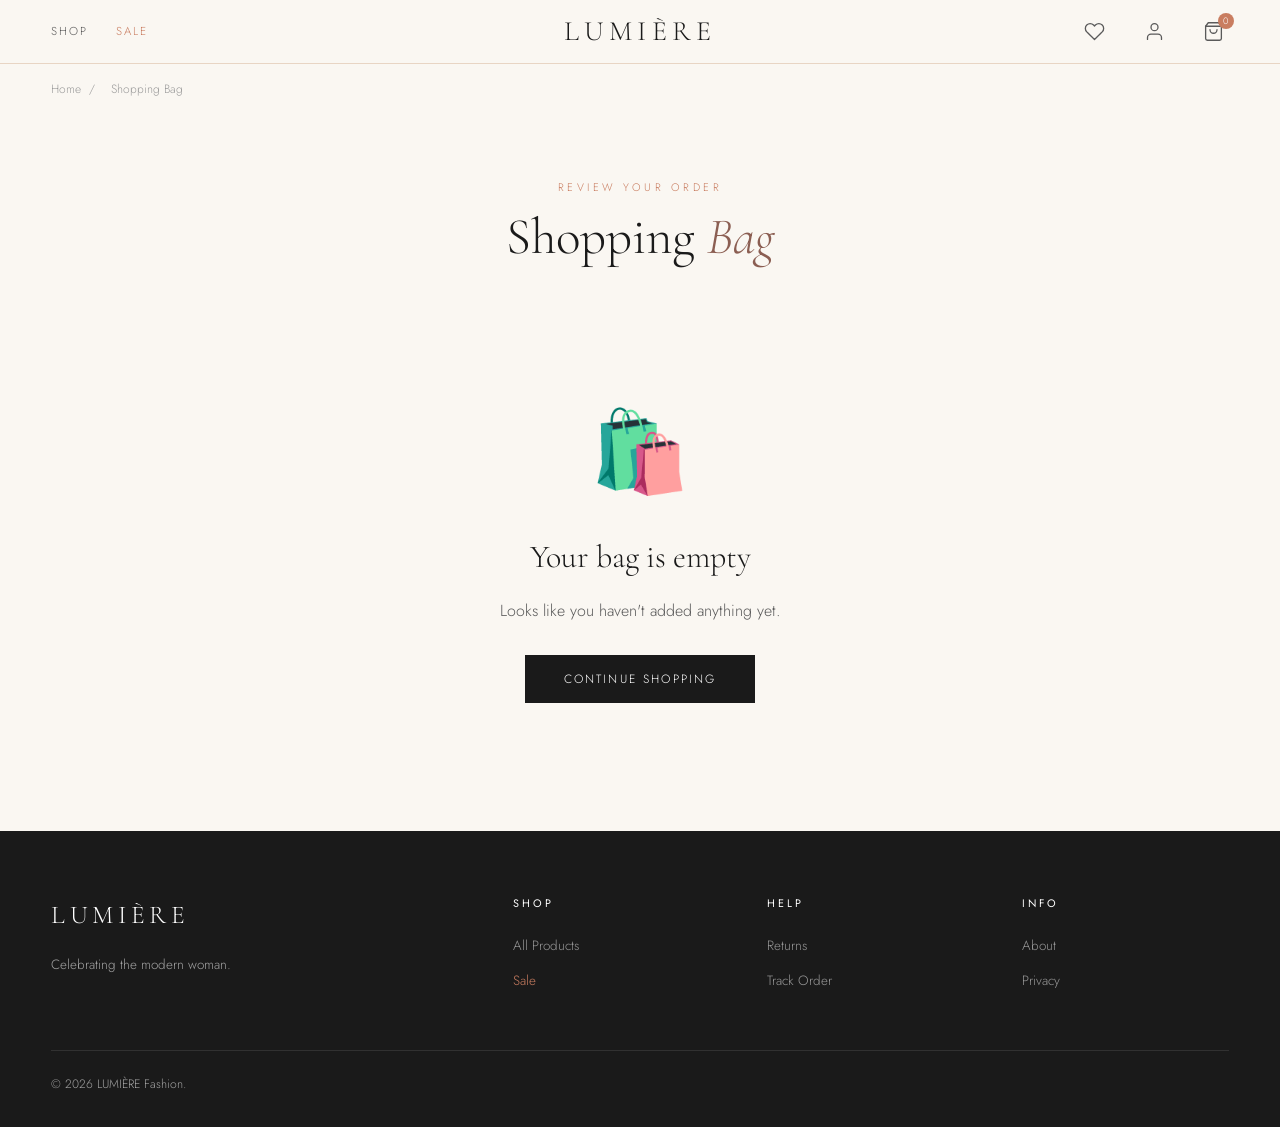
<file: cart.html>
<!DOCTYPE html>
<html lang="en">
<head>
  <!-- Google Tag Manager -->
<script>(function(w,d,s,l,i){w[l]=w[l]||[];w[l].push({'gtm.start':
new Date().getTime(),event:'gtm.js'});var f=d.getElementsByTagName(s)[0],
j=d.createElement(s),dl=l!='dataLayer'?'&l='+l:'';j.async=true;j.src=
'https://www.googletagmanager.com/gtm.js?id='+i+dl;f.parentNode.insertBefore(j,f);
})(window,document,'script','dataLayer','GTM-MCD2RFW5');</script>
<!-- End Google Tag Manager -->
<!-- Google tag (gtag.js) -->
<script async src="https://www.googletagmanager.com/gtag/js?id=G-DL7ZBYCCJW"></script>
<script>
  window.dataLayer = window.dataLayer || [];
  function gtag(){dataLayer.push(arguments);}
  gtag('js', new Date());

  gtag('config', 'G-DL7ZBYCCJW');
</script>
  <meta charset="UTF-8"/>
  <meta name="viewport" content="width=device-width, initial-scale=1.0"/>
  <title>Your Bag — LUMIÈRE</title>
  <style>
/* ─── LUMIÈRE DESIGN SYSTEM ─── */
@import url('https://fonts.googleapis.com/css2?family=Cormorant+Garamond:ital,wght@0,300;0,400;0,500;0,600;1,300;1,400;1,500&family=Jost:wght@200;300;400;500&display=swap');

*, *::before, *::after { box-sizing: border-box; margin: 0; padding: 0; }

:root {
  --cream:   #faf7f2;
  --cream2:  #f3ede4;
  --blush:   #e8d5c4;
  --blush2:  #d4bfaa;
  --rose:    #c97d60;
  --rose2:   #b56a4e;
  --accent:  #8b5e52;
  --dark:    #1a1a1a;
  --mid:     #5a5a5a;
  --light:   #9a9a9a;
  --white:   #ffffff;
  --gold:    #c8a870;
  --font-serif: 'Cormorant Garamond', Georgia, serif;
  --font-sans:  'Jost', sans-serif;
  --ease: cubic-bezier(.4,0,.2,1);
}

html { scroll-behavior: smooth; }
body { font-family: var(--font-sans); background: var(--cream); color: var(--dark); font-weight: 300; line-height: 1.6; -webkit-font-smoothing: antialiased; }
a { text-decoration: none; color: inherit; }
button { font-family: var(--font-sans); }
img { max-width: 100%; }

/* ─── TOAST ─── */
.toast {
  position: fixed; bottom: 2rem; right: 2rem; z-index: 9999;
  background: var(--dark); color: #fff;
  padding: .8rem 1.6rem; font-size: .82rem; letter-spacing: .06em;
  border-radius: 3px; opacity: 0; pointer-events: none;
  transform: translateY(8px);
  transition: opacity .3s, transform .3s;
}
.toast.show { opacity: 1; transform: translateY(0); pointer-events: all; }
.toast.error { background: #b04040; }

/* ─── NAV ─── */
.navbar {
  position: sticky; top: 0; z-index: 500;
  background: var(--cream); border-bottom: 1px solid var(--blush);
  display: grid; grid-template-columns: 1fr auto 1fr;
  align-items: center; padding: 0 4%; height: 64px;
  transition: box-shadow .3s;
}
.navbar.scrolled { box-shadow: 0 2px 20px rgba(0,0,0,.07); }
.nav-left, .nav-right { display: flex; align-items: center; gap: 1.8rem; }
.nav-right { justify-content: flex-end; }
.nav-logo {
  font-family: var(--font-serif); font-size: 1.75rem; letter-spacing: .18em;
  font-weight: 300; color: var(--dark); white-space: nowrap;
}
.nav-link {
  font-size: .72rem; letter-spacing: .16em; text-transform: uppercase;
  color: var(--mid); transition: color .2s; position: relative; padding: .2rem 0;
}
.nav-link::after {
  content: ''; position: absolute; bottom: -2px; left: 0; right: 0;
  height: 1px; background: var(--rose); transform: scaleX(0);
  transition: transform .25s var(--ease); transform-origin: left;
}
.nav-link:hover, .nav-link.active { color: var(--dark); }
.nav-link:hover::after, .nav-link.active::after { transform: scaleX(1); }
.nav-icon {
  background: none; border: none; cursor: pointer; padding: .3rem;
  position: relative; display: flex; align-items: center; justify-content: center;
}
.nav-icon svg { width: 21px; height: 21px; stroke: var(--mid); stroke-width: 1.5; fill: none; transition: stroke .2s; }
.nav-icon:hover svg { stroke: var(--dark); }
.cart-badge {
  position: absolute; top: -3px; right: -5px;
  background: var(--rose); color: #fff;
  font-size: .58rem; min-width: 16px; height: 16px;
  border-radius: 8px; display: flex; align-items: center; justify-content: center; padding: 0 3px;
}

/* ─── SEARCH DROPDOWN ─── */
.search-dropdown {
  position: fixed; top: 64px; left: 0; right: 0;
  background: var(--cream); border-bottom: 1px solid var(--blush);
  padding: 1.2rem 4%; z-index: 499;
  transform: translateY(-10px); opacity: 0; pointer-events: none;
  transition: all .25s var(--ease);
}
.search-dropdown.open { transform: translateY(0); opacity: 1; pointer-events: all; }
.search-inner { display: flex; gap: 1rem; max-width: 600px; margin: 0 auto; }
.search-input {
  flex: 1; border: 1px solid var(--blush2); background: #fff;
  padding: .65rem 1.2rem; font-family: var(--font-sans); font-size: .9rem;
  outline: none; border-radius: 2px; transition: border-color .2s;
}
.search-input:focus { border-color: var(--rose); }
.btn-sm {
  background: var(--dark); color: #fff; border: none;
  padding: .65rem 1.4rem; cursor: pointer; font-size: .75rem;
  letter-spacing: .12em; text-transform: uppercase; border-radius: 2px; transition: background .2s;
}
.btn-sm:hover { background: var(--rose); }

/* ─── CART SIDEBAR ─── */
.cart-overlay {
  position: fixed; inset: 0; background: rgba(0,0,0,.45); z-index: 600;
  opacity: 0; pointer-events: none; transition: opacity .3s;
}
.cart-overlay.open { opacity: 1; pointer-events: all; }
.cart-sidebar {
  position: fixed; right: 0; top: 0; bottom: 0;
  width: min(430px, 96vw); background: #fff; z-index: 700;
  transform: translateX(100%); transition: transform .38s var(--ease);
  display: flex; flex-direction: column;
}
.cart-sidebar.open { transform: translateX(0); }
.cart-head {
  display: flex; justify-content: space-between; align-items: center;
  padding: 1.5rem 1.8rem; border-bottom: 1px solid var(--cream2);
}
.cart-head h3 { font-family: var(--font-serif); font-size: 1.5rem; font-weight: 400; }
.cart-close { background: none; border: none; font-size: 1.4rem; cursor: pointer; color: var(--mid); line-height: 1; }
.cart-body { flex: 1; overflow-y: auto; padding: 1rem 1.8rem; }
.cart-empty-msg { text-align: center; color: var(--light); padding: 3rem 0; font-size: .9rem; }
.cart-empty-msg a { color: var(--rose); border-bottom: 1px solid var(--rose); }
.cart-item { display: flex; gap: 1rem; padding: 1rem 0; border-bottom: 1px solid var(--cream2); }
.cart-item-thumb {
  width: 72px; height: 90px; background: var(--cream2); border-radius: 2px;
  flex-shrink: 0; display: flex; align-items: center; justify-content: center; font-size: 2.2rem;
}
.cart-item-info { flex: 1; min-width: 0; }
.cart-item-brand { font-size: .65rem; letter-spacing: .18em; text-transform: uppercase; color: var(--light); }
.cart-item-name { font-family: var(--font-serif); font-size: 1rem; margin: .2rem 0 .3rem; white-space: nowrap; overflow: hidden; text-overflow: ellipsis; }
.cart-item-size { font-size: .75rem; color: var(--light); }
.cart-qty-row { display: flex; align-items: center; gap: .5rem; margin-top: .5rem; }
.qty-btn {
  background: var(--cream2); border: none; width: 26px; height: 26px;
  cursor: pointer; border-radius: 2px; font-size: 1rem; display: flex; align-items: center; justify-content: center; transition: background .15s;
}
.qty-btn:hover { background: var(--blush); }
.qty-val { font-size: .9rem; min-width: 22px; text-align: center; }
.cart-item-remove { background: none; border: none; color: var(--light); cursor: pointer; font-size: .72rem; margin-left: auto; }
.cart-item-remove:hover { color: var(--rose); }
.cart-item-price { font-size: .95rem; font-weight: 400; align-self: center; }
.cart-foot { padding: 1.5rem 1.8rem; border-top: 1px solid var(--blush); }
.cart-subtotal { display: flex; justify-content: space-between; margin-bottom: .5rem; font-size: .9rem; }
.cart-subtotal .val { font-weight: 400; }
.cart-shipping { font-size: .75rem; color: var(--light); text-align: right; margin-bottom: 1.2rem; }
.btn-checkout {
  width: 100%; padding: 1rem; background: var(--dark); color: #fff; border: none;
  font-family: var(--font-sans); font-size: .78rem; letter-spacing: .2em;
  text-transform: uppercase; cursor: pointer; transition: background .2s;
}
.btn-checkout:hover { background: var(--rose); }
.btn-view-cart {
  width: 100%; padding: .8rem; background: transparent; color: var(--dark);
  border: 1px solid var(--blush2); font-family: var(--font-sans); font-size: .75rem;
  letter-spacing: .15em; text-transform: uppercase; cursor: pointer; margin-top: .7rem; transition: all .2s;
}
.btn-view-cart:hover { border-color: var(--dark); }

/* ─── MARQUEE ─── */
.marquee-bar {
  background: var(--dark); padding: .65rem 0; overflow: hidden; white-space: nowrap;
}
.marquee-track { display: inline-block; animation: marquee 28s linear infinite; }
.marquee-track span { color: rgba(255,255,255,.65); font-size: .7rem; letter-spacing: .22em; text-transform: uppercase; margin: 0 2.5rem; }
.marquee-track span.dot { color: var(--rose); }
@keyframes marquee { from { transform: translateX(0); } to { transform: translateX(-50%); } }

/* ─── BUTTONS ─── */
.btn-primary {
  background: var(--dark); color: #fff; border: none;
  padding: .9rem 2.4rem; cursor: pointer;
  font-family: var(--font-sans); font-size: .75rem; letter-spacing: .18em; text-transform: uppercase;
  transition: background .2s, transform .15s; display: inline-block;
}
.btn-primary:hover { background: var(--accent); transform: translateY(-1px); }
.btn-outline {
  background: transparent; color: var(--dark); border: 1px solid currentColor;
  padding: .9rem 2.4rem; cursor: pointer;
  font-family: var(--font-sans); font-size: .75rem; letter-spacing: .18em; text-transform: uppercase;
  transition: all .2s; display: inline-block;
}
.btn-outline:hover { background: var(--dark); color: #fff; }
.btn-rose {
  background: var(--rose); color: #fff; border: none;
  padding: .85rem 2.2rem; cursor: pointer;
  font-family: var(--font-sans); font-size: .75rem; letter-spacing: .18em; text-transform: uppercase;
  transition: background .2s; display: inline-block;
}
.btn-rose:hover { background: var(--rose2); }

/* ─── PRODUCT CARD ─── */
.product-card {
  background: #fff; cursor: pointer; position: relative;
  transition: transform .25s var(--ease), box-shadow .25s var(--ease);
}
.product-card:hover { transform: translateY(-5px); box-shadow: 0 16px 48px rgba(0,0,0,.1); }
.product-img {
  aspect-ratio: 3/4; background: var(--cream2); overflow: hidden;
  display: flex; align-items: center; justify-content: center; font-size: 5.5rem;
  position: relative;
}
.product-badge {
  position: absolute; top: .8rem; left: .8rem;
  font-size: .62rem; letter-spacing: .12em; text-transform: uppercase;
  padding: .22rem .6rem; border-radius: 2px;
}
.badge-new { background: var(--dark); color: #fff; }
.badge-sale { background: var(--rose); color: #fff; }
.wish-btn {
  position: absolute; top: .8rem; right: .8rem;
  width: 34px; height: 34px; border-radius: 50%; background: rgba(255,255,255,.88);
  border: none; cursor: pointer; font-size: 1.05rem; display: flex;
  align-items: center; justify-content: center; transition: transform .2s, background .2s;
}
.wish-btn:hover { transform: scale(1.12); background: #fff; }
.quick-add {
  position: absolute; bottom: 0; left: 0; right: 0;
  background: rgba(26,26,26,.9); color: #fff; border: none; cursor: pointer;
  padding: .75rem; font-family: var(--font-sans); font-size: .72rem;
  letter-spacing: .15em; text-transform: uppercase; opacity: 0;
  transform: translateY(4px); transition: opacity .2s, transform .2s;
}
.product-card:hover .quick-add { opacity: 1; transform: translateY(0); }
.product-info { padding: .9rem 1rem 1.1rem; }
.product-brand { font-size: .62rem; letter-spacing: .2em; text-transform: uppercase; color: var(--light); }
.product-name { font-family: var(--font-serif); font-size: 1.05rem; margin: .25rem 0 .4rem; line-height: 1.3; }
.product-prices { display: flex; gap: .6rem; align-items: baseline; }
.price-cur { font-size: .95rem; font-weight: 400; }
.price-old { font-size: .82rem; color: var(--light); text-decoration: line-through; }
.product-colors { display: flex; gap: .35rem; margin-top: .5rem; }
.color-swatch {
  width: 13px; height: 13px; border-radius: 50%;
  border: 1.5px solid rgba(0,0,0,.1); cursor: pointer; transition: transform .15s;
}
.color-swatch:hover { transform: scale(1.25); }

/* ─── STARS ─── */
.stars { color: var(--gold); font-size: .8rem; letter-spacing: .05em; }
.stars-count { font-size: .72rem; color: var(--light); margin-left: .3rem; }

/* ─── SECTION HEADER ─── */
.sec-head { text-align: center; padding: 4rem 1rem 2.5rem; }
.sec-eyebrow { font-size: .68rem; letter-spacing: .32em; text-transform: uppercase; color: var(--rose); margin-bottom: .7rem; }
.sec-title { font-family: var(--font-serif); font-size: clamp(1.9rem, 4vw, 3.2rem); font-weight: 300; line-height: 1.15; }
.sec-title em { font-style: italic; color: var(--accent); }
.sec-sub { color: var(--mid); margin-top: .8rem; font-size: .92rem; max-width: 480px; margin-inline: auto; }

/* ─── FOOTER ─── */
.site-footer { background: var(--dark); color: rgba(255,255,255,.6); padding: 4rem 4% 2rem; margin-top: auto; }
.footer-top { display: grid; grid-template-columns: 2fr 1fr 1fr 1fr; gap: 3rem; padding-bottom: 3rem; border-bottom: 1px solid rgba(255,255,255,.1); }
.footer-brand-logo { font-family: var(--font-serif); font-size: 1.6rem; letter-spacing: .18em; color: #fff; display: block; margin-bottom: 1rem; }
.footer-desc { font-size: .84rem; line-height: 1.9; }
.footer-col h4 { font-size: .68rem; letter-spacing: .28em; text-transform: uppercase; color: #fff; margin-bottom: 1.2rem; font-weight: 400; }
.footer-col ul { list-style: none; }
.footer-col li { margin-bottom: .6rem; }
.footer-col a { color: rgba(255,255,255,.55); font-size: .84rem; transition: color .2s; }
.footer-col a:hover { color: var(--rose); }
.footer-bottom { display: flex; justify-content: space-between; align-items: center; padding-top: 1.5rem; flex-wrap: wrap; gap: .8rem; font-size: .76rem; }
.footer-socials { display: flex; gap: 1.1rem; }
.footer-socials a { color: rgba(255,255,255,.5); font-size: 1.1rem; transition: color .2s; }
.footer-socials a:hover { color: var(--rose); }

/* ─── BREADCRUMB ─── */
.breadcrumb { padding: 1rem 4%; font-size: .75rem; color: var(--light); }
.breadcrumb a { color: var(--light); transition: color .2s; }
.breadcrumb a:hover { color: var(--rose); }
.breadcrumb span { margin: 0 .5rem; }

/* ─── MOBILE NAV ─── */
.hamburger { display: none; background: none; border: none; cursor: pointer; flex-direction: column; gap: 5px; }
.hamburger span { display: block; width: 22px; height: 1.5px; background: var(--dark); transition: all .25s; }
.mobile-nav {
  display: none; position: fixed; inset: 64px 0 0 0; background: var(--cream);
  z-index: 490; padding: 2rem 4%; overflow-y: auto; flex-direction: column; gap: 1.5rem;
}
.mobile-nav.open { display: flex; }
.mobile-nav a { font-size: 1.4rem; font-family: var(--font-serif); color: var(--dark); }

@media (max-width: 900px) {
  .nav-left .nav-link { display: none; }
  .hamburger { display: flex; }
  .footer-top { grid-template-columns: 1fr 1fr; gap: 2rem; }
}
@media (max-width: 580px) {
  .footer-top { grid-template-columns: 1fr; }
  .navbar { padding: 0 5%; }
}

</style>
  <style>
    .cart-page { display: grid; grid-template-columns: 1fr 360px; gap: 3rem; padding: 2rem 4% 5rem; }
    .cart-table-head { display: grid; grid-template-columns: 3fr 1fr 1fr 1fr 40px; gap: 1rem; padding: .5rem 0 1rem; border-bottom: 1px solid var(--blush); font-size: .68rem; letter-spacing: .18em; text-transform: uppercase; color: var(--light); }
    .cart-row { display: grid; grid-template-columns: 3fr 1fr 1fr 1fr 40px; gap: 1rem; align-items: center; padding: 1.5rem 0; border-bottom: 1px solid var(--cream2); }
    .cart-product { display: flex; gap: 1.2rem; align-items: center; }
    .cart-thumb { width: 80px; height: 100px; background: var(--cream2); display: flex; align-items: center; justify-content: center; font-size: 2.5rem; flex-shrink: 0; border-radius: 2px; }
    .cart-meta .brand { font-size: .65rem; letter-spacing: .18em; text-transform: uppercase; color: var(--light); }
    .cart-meta .name { font-family: var(--font-serif); font-size: 1rem; margin: .3rem 0; }
    .cart-meta .size { font-size: .78rem; color: var(--mid); }
    .cart-meta .remove { background: none; border: none; color: var(--light); cursor: pointer; font-size: .72rem; margin-top: .4rem; padding: 0; display: block; }
    .cart-meta .remove:hover { color: var(--rose); }
    .cart-qty-ctrl { display: flex; align-items: center; gap: 0; border: 1px solid var(--blush2); width: fit-content; }
    .cart-qty-ctrl button { width: 32px; height: 32px; background: none; border: none; cursor: pointer; font-size: 1rem; transition: background .15s; }
    .cart-qty-ctrl button:hover { background: var(--cream2); }
    .cart-qty-ctrl span { width: 32px; text-align: center; font-size: .88rem; }
    .cart-price { font-size: .95rem; }
    .cart-total-cell { font-size: .95rem; font-weight: 400; }
    .delete-btn { background: none; border: none; cursor: pointer; color: var(--light); font-size: 1.1rem; transition: color .15s; }
    .delete-btn:hover { color: var(--rose); }
    .cart-actions { display: flex; justify-content: space-between; align-items: center; padding-top: 1.5rem; flex-wrap: wrap; gap: 1rem; }

    /* ORDER SUMMARY */
    .order-summary { background: #fff; padding: 2rem; height: fit-content; position: sticky; top: 90px; }
    .order-summary h3 { font-family: var(--font-serif); font-size: 1.4rem; font-weight: 400; margin-bottom: 1.5rem; }
    .summary-line { display: flex; justify-content: space-between; font-size: .88rem; color: var(--mid); margin-bottom: .8rem; }
    .summary-line.total { font-size: 1.05rem; color: var(--dark); font-weight: 400; border-top: 1px solid var(--cream2); padding-top: 1rem; margin-top: .5rem; }
    .coupon-wrap { display: flex; gap: .5rem; margin: 1.2rem 0; }
    .coupon-input { flex: 1; border: 1px solid var(--blush2); padding: .55rem .9rem; font-size: .82rem; outline: none; }
    .coupon-input:focus { border-color: var(--rose); }
    .coupon-btn { background: var(--dark); color: #fff; border: none; padding: .55rem 1rem; cursor: pointer; font-size: .72rem; letter-spacing: .1em; text-transform: uppercase; transition: background .2s; }
    .coupon-btn:hover { background: var(--rose); }
    .secure-icons { display: flex; justify-content: center; gap: 1.2rem; margin-top: 1.2rem; font-size: .72rem; color: var(--light); }
    .cart-empty-page { text-align: center; padding: 5rem 4%; }
    .cart-empty-page h2 { font-family: var(--font-serif); font-size: 2rem; font-weight: 300; margin-bottom: 1rem; }

    @media (max-width: 860px) { .cart-page { grid-template-columns: 1fr; } .order-summary { position: static; } .cart-table-head { display: none; } .cart-row { grid-template-columns: 1fr; gap: .5rem; } .cart-product { flex-wrap: wrap; } }
  </style>
</head>
<body>
 <!-- Google Tag Manager (noscript) -->
<noscript><iframe src="https://www.googletagmanager.com/ns.html?id=GTM-MCD2RFW5"
height="0" width="0" style="display:none;visibility:hidden"></iframe></noscript>
<!-- End Google Tag Manager (noscript) -->
<nav class="navbar" id="navbar">
  <div class="nav-left">
    <button class="hamburger" onclick="toggleMenu()"><span></span><span></span><span></span></button>
    <a href="shop.html" class="nav-link">Shop</a>
    <a href="shop.html?sale=1" class="nav-link" style="color:var(--rose)">Sale</a>
  </div>
  <a href="index.html" class="nav-logo">LUMIÈRE</a>
  <div class="nav-right">
    <a href="wishlist.html" class="nav-icon"><svg viewBox="0 0 24 24" stroke-linecap="round" stroke-linejoin="round"><path d="M20.84 4.61a5.5 5.5 0 0 0-7.78 0L12 5.67l-1.06-1.06a5.5 5.5 0 0 0-7.78 7.78l1.06 1.06L12 21.23l7.78-7.78 1.06-1.06a5.5 5.5 0 0 0 0-7.78z"/></svg></a>
    <a href="account.html" class="nav-icon"><svg viewBox="0 0 24 24" stroke-linecap="round" stroke-linejoin="round"><path d="M20 21v-2a4 4 0 0 0-4-4H8a4 4 0 0 0-4 4v2"/><circle cx="12" cy="7" r="4"/></svg></a>
    <a href="cart.html" class="nav-icon"><svg viewBox="0 0 24 24" stroke-linecap="round" stroke-linejoin="round"><path d="M6 2L3 6v14a2 2 0 0 0 2 2h14a2 2 0 0 0 2-2V6l-3-4z"/><line x1="3" y1="6" x2="21" y2="6"/><path d="M16 10a4 4 0 0 1-8 0"/></svg><span class="cart-badge">0</span></a>
  </div>
</nav>
<div class="mobile-nav" id="mobileNav"><a href="index.html">Home</a><a href="shop.html">Shop</a><a href="wishlist.html">Wishlist</a></div>

<div class="breadcrumb"><a href="index.html">Home</a><span>/</span><span>Shopping Bag</span></div>
<div class="sec-head"><p class="sec-eyebrow">Review Your Order</p><h1 class="sec-title">Shopping <em>Bag</em></h1></div>

<div id="cartEmptyPage" class="cart-empty-page" style="display:none">
  <div style="font-size:5rem;margin-bottom:1rem;">🛍️</div>
  <h2>Your bag is empty</h2>
  <p style="color:var(--mid);margin-bottom:2rem;">Looks like you haven't added anything yet.</p>
  <a href="shop.html" class="btn-primary">Continue Shopping</a>
</div>

<div class="cart-page" id="cartPage">
  <div>
    <div class="cart-table-head"><span>Product</span><span>Price</span><span>Quantity</span><span>Total</span><span></span></div>
    <div id="cartRows"></div>
    <div class="cart-actions">
      <a href="shop.html" class="btn-outline" style="font-size:.72rem;">← Continue Shopping</a>
      <button class="btn-sm" onclick="clearCart()">Clear Bag</button>
    </div>
  </div>
  <div class="order-summary">
    <h3>Order Summary</h3>
    <div class="summary-line"><span>Subtotal</span><span id="summarySubtotal">₹0</span></div>
    <div class="summary-line"><span>Shipping</span><span id="summaryShipping">—</span></div>
    <div class="summary-line" id="discountLine" style="display:none;color:var(--rose)"><span>Discount</span><span id="discountAmt"></span></div>
    <div class="summary-line total"><span>Total</span><span id="summaryTotal">₹0</span></div>
    <div class="coupon-wrap">
      <input type="text" class="coupon-input" id="couponInput" placeholder="Promo code" />
      <button class="coupon-btn" onclick="applyCoupon()">Apply</button>
    </div>
    <button class="btn-checkout" onclick="window.location.href='checkout.html'" style="width:100%;padding:1rem;background:var(--dark);color:#fff;border:none;font-family:var(--font-sans);font-size:.78rem;letter-spacing:.2em;text-transform:uppercase;cursor:pointer;">Proceed to Checkout</button>
    <div class="secure-icons"><span>🔒 Secure</span><span>↩ Returns</span><span>🚚 Delivery</span></div>
  </div>
</div>

<footer class="site-footer" style="margin-top:3rem;">
  <div class="footer-top"><div><a class="footer-brand-logo">LUMIÈRE</a><p class="footer-desc">Celebrating the modern woman.</p></div>
    <div class="footer-col"><h4>Shop</h4><ul><li><a href="shop.html">All Products</a></li><li><a href="shop.html?sale=1" style="color:var(--rose)">Sale</a></li></ul></div>
    <div class="footer-col"><h4>Help</h4><ul><li><a href="#">Returns</a></li><li><a href="#">Track Order</a></li></ul></div>
    <div class="footer-col"><h4>Info</h4><ul><li><a href="#">About</a></li><li><a href="#">Privacy</a></li></ul></div>
  </div>
  <div class="footer-bottom"><p>© 2026 LUMIÈRE Fashion.</p></div>
</footer>

<script>
// ─── SHARED DATA & UTILITIES ───

const PRODUCTS = [
  { id:1,  name:"Floral Wrap Dress",       brand:"LUMIÈRE",  price:2499, oldPrice:null,  category:"Dresses",   tags:["new","summer"],    emoji:"🌸", rating:4.8, reviews:124, colors:["#c97d60","#5a8a6e","#4a6a8a"], sizes:["XS","S","M","L","XL"] },
  { id:2,  name:"Linen Midi Dress",         brand:"VOILE",    price:3199, oldPrice:null,  category:"Dresses",   tags:["new","linen"],      emoji:"🪷", rating:4.9, reviews:89,  colors:["#d4b896","#e8d5c4","#8b7355"], sizes:["S","M","L","XL"] },
  { id:3,  name:"Boho Maxi Dress",          brand:"ETHR",     price:1999, oldPrice:3499,  category:"Dresses",   tags:["sale","boho"],      emoji:"💐", rating:4.5, reviews:201, colors:["#7a5c8a","#e8c4a0","#5a8a7a"], sizes:["XS","S","M","L"] },
  { id:4,  name:"Silk Slip Dress",          brand:"LUMIÈRE",  price:4299, oldPrice:null,  category:"Dresses",   tags:["new","silk"],       emoji:"✨", rating:4.7, reviews:56,  colors:["#d4a0b0","#c8d4a0","#a0b4d4"], sizes:["XS","S","M"] },
  { id:5,  name:"Printed Shirt Dress",      brand:"VOILE",    price:2199, oldPrice:3199,  category:"Dresses",   tags:["sale","print"],     emoji:"🌺", rating:4.6, reviews:78,  colors:["#e8a070","#5a7a9a","#7a8a5a"], sizes:["S","M","L","XL"] },
  { id:6,  name:"Satin Cami Dress",         brand:"LUMIÈRE",  price:2799, oldPrice:null,  category:"Dresses",   tags:["new","satin"],      emoji:"💫", rating:4.9, reviews:43,  colors:["#c8a0b0","#1a1a1a","#c8c8c8"], sizes:["XS","S","M","L"] },
  { id:7,  name:"Flowy Chiffon Blouse",     brand:"VOILE",    price:1399, oldPrice:null,  category:"Tops",      tags:["new","chiffon"],    emoji:"🌼", rating:4.6, reviews:167, colors:["#fff","#c97d60","#8ab4c8"],     sizes:["XS","S","M","L","XL"] },
  { id:8,  name:"Off-Shoulder Top",         brand:"LUX",      price:999,  oldPrice:1799,  category:"Tops",      tags:["sale"],             emoji:"🌟", rating:4.3, reviews:95,  colors:["#1a1a1a","#fff","#c97d60"],     sizes:["S","M","L"] },
  { id:9,  name:"Embroidered Kurta",        brand:"LUMIÈRE",  price:1799, oldPrice:null,  category:"Tops",      tags:["new","ethnic"],     emoji:"🪡", rating:4.8, reviews:212, colors:["#8b5e52","#4a7a6a","#7a5a8a"], sizes:["XS","S","M","L","XL"] },
  { id:10, name:"Linen Crop Top",           brand:"VOILE",    price:799,  oldPrice:null,  category:"Tops",      tags:["summer","linen"],   emoji:"☀️", rating:4.4, reviews:134, colors:["#f5e6c8","#d4b896","#a8c4b8"], sizes:["XS","S","M","L"] },
  { id:11, name:"Ruffled Peplum Blouse",    brand:"ETHR",     price:1599, oldPrice:2499,  category:"Tops",      tags:["sale"],             emoji:"🌷", rating:4.5, reviews:67,  colors:["#e8d0c0","#c8a0b0","#b0c8e8"], sizes:["S","M","L","XL"] },
  { id:12, name:"Silk Camisole",            brand:"LUMIÈRE",  price:2199, oldPrice:null,  category:"Tops",      tags:["new","silk"],       emoji:"🕊️", rating:4.7, reviews:88,  colors:["#f5e6c8","#c8a0b0","#1a1a1a"], sizes:["XS","S","M","L"] },
  { id:13, name:"Pleated Midi Skirt",       brand:"LUX",      price:1599, oldPrice:null,  category:"Skirts",    tags:["new"],              emoji:"🌀", rating:4.6, reviews:98,  colors:["#b8a898","#5a6a8a","#8a7a6a"], sizes:["XS","S","M","L","XL"] },
  { id:14, name:"Printed Wrap Skirt",       brand:"VOILE",    price:1099, oldPrice:1899,  category:"Skirts",    tags:["sale","print"],     emoji:"🌿", rating:4.4, reviews:76,  colors:["#6a8a6a","#c8a870","#a87a8a"], sizes:["S","M","L"] },
  { id:15, name:"Denim Mini Skirt",         brand:"ETHR",     price:1299, oldPrice:null,  category:"Skirts",    tags:["summer","denim"],   emoji:"💙", rating:4.5, reviews:143, colors:["#4a6a8a","#2a4a6a","#7a8a9a"], sizes:["XS","S","M","L"] },
  { id:16, name:"Satin Maxi Skirt",         brand:"LUMIÈRE",  price:2999, oldPrice:null,  category:"Skirts",    tags:["new","satin"],      emoji:"🌙", rating:4.8, reviews:52,  colors:["#d4a0b0","#c8d4a0","#a0b4d4"], sizes:["XS","S","M","L"] },
  { id:17, name:"Wide-Leg Palazzo",         brand:"ETHR",     price:1299, oldPrice:2199,  category:"Pants",     tags:["sale"],             emoji:"🎋", rating:4.3, reviews:109, colors:["#1a1a1a","#c8d4e8","#e8d4c8"], sizes:["S","M","L","XL"] },
  { id:18, name:"Denim Flare Jeans",        brand:"LUMIÈRE",  price:2299, oldPrice:null,  category:"Pants",     tags:["denim"],            emoji:"👖", rating:4.6, reviews:187, colors:["#4a6a8a","#2a4a6a","#7a8a9a"], sizes:["XS","S","M","L","XL"] },
  { id:19, name:"Linen Wide Trousers",      brand:"VOILE",    price:1899, oldPrice:null,  category:"Pants",     tags:["new","linen"],      emoji:"🌾", rating:4.7, reviews:73,  colors:["#f5e6c8","#d4b896","#8a7a6a"], sizes:["XS","S","M","L"] },
  { id:20, name:"Tailored Blazer",          brand:"LUX",      price:3999, oldPrice:null,  category:"Outerwear", tags:["new"],              emoji:"🧥", rating:4.9, reviews:61,  colors:["#1a1a1a","#8b7a6a","#5a6a5a"], sizes:["XS","S","M","L","XL"] },
  { id:21, name:"Trench Coat",              brand:"ETHR",     price:4999, oldPrice:7999,  category:"Outerwear", tags:["sale"],             emoji:"🌧️", rating:4.7, reviews:94,  colors:["#c8a870","#8a7a6a","#1a1a1a"], sizes:["S","M","L","XL"] },
  { id:22, name:"Quilted Jacket",           brand:"LUMIÈRE",  price:2799, oldPrice:null,  category:"Outerwear", tags:["new"],              emoji:"🪶", rating:4.5, reviews:48,  colors:["#8a9aaa","#c8a870","#9a6a6a"], sizes:["XS","S","M","L"] },
  { id:23, name:"Velvet Blazer",            brand:"LUX",      price:4499, oldPrice:6499,  category:"Outerwear", tags:["sale","velvet"],    emoji:"🍷", rating:4.8, reviews:37,  colors:["#6a3a5a","#1a1a1a","#8a5a3a"], sizes:["XS","S","M","L"] },
  { id:24, name:"Pearl Drop Earrings",      brand:"LUMIÈRE",  price:899,  oldPrice:null,  category:"Accessories",tags:["new","jewellery"], emoji:"🌕", rating:4.9, reviews:203, colors:["#fff","#f5e6c8"],               sizes:["One Size"] },
  { id:25, name:"Silk Scarf",              brand:"VOILE",    price:1299, oldPrice:null,  category:"Accessories",tags:["new","silk"],      emoji:"🎀", rating:4.7, reviews:145, colors:["#c97d60","#5a8a7a","#7a5a8a"], sizes:["One Size"] },
  { id:26, name:"Woven Tote Bag",          brand:"ETHR",     price:2199, oldPrice:3299,  category:"Accessories",tags:["sale","bag"],      emoji:"👜", rating:4.6, reviews:89,  colors:["#c8a870","#8a7a6a","#1a1a1a"], sizes:["One Size"] },
  { id:27, name:"Embroidered Clutch",      brand:"LUX",      price:1799, oldPrice:null,  category:"Accessories",tags:["new","clutch"],    emoji:"👛", rating:4.8, reviews:56,  colors:["#c8a0b0","#8b5e52","#5a6a8a"], sizes:["One Size"] },
  { id:28, name:"Gold Layered Necklace",   brand:"LUMIÈRE",  price:1499, oldPrice:null,  category:"Accessories",tags:["new","jewellery"], emoji:"✨", rating:4.9, reviews:178, colors:["#c8a870"],                       sizes:["One Size"] },
];

// Cart & Wishlist persistence
function getCart() { try { return JSON.parse(localStorage.getItem('lum_cart') || '[]'); } catch { return []; } }
function saveCart(c) { localStorage.setItem('lum_cart', JSON.stringify(c)); }
function getWishlist() { try { return JSON.parse(localStorage.getItem('lum_wish') || '[]'); } catch { return []; } }
function saveWishlist(w) { localStorage.setItem('lum_wish', JSON.stringify(w)); }

function addToCart(id, size) {
  const p = PRODUCTS.find(x => x.id === id);
  if (!p) return;
  const cart = getCart();
  const key = id + '_' + (size || p.sizes[0]);
  const ex = cart.find(x => x.key === key);
  if (ex) ex.qty++;
  else cart.push({ key, id, name: p.name, emoji: p.emoji, price: p.price, size: size || p.sizes[0], qty: 1, brand: p.brand });
  saveCart(cart);
  updateCartBadge();
  return p;
}

function updateCartBadge() {
  const cart = getCart();
  const total = cart.reduce((s, i) => s + i.qty, 0);
  document.querySelectorAll('.cart-badge').forEach(el => el.textContent = total);
}

function toggleWishlist(id) {
  const w = getWishlist();
  const idx = w.indexOf(id);
  if (idx > -1) w.splice(idx, 1); else w.push(id);
  saveWishlist(w);
  return w.includes(id);
}

function showToast(msg, type = 'success') {
  let t = document.getElementById('toast');
  if (!t) { t = document.createElement('div'); t.id = 'toast'; document.body.appendChild(t); }
  t.textContent = msg;
  t.className = 'toast show ' + type;
  clearTimeout(t._timer);
  t._timer = setTimeout(() => t.className = 'toast', 2400);
}

</script>
<script>
let discount = 0;
function render() {
  const cart = getCart();
  const page = document.getElementById('cartPage');
  const empty = document.getElementById('cartEmptyPage');
  updateCartBadge();
  if (!cart.length) { page.style.display = 'none'; empty.style.display = 'block'; return; }
  page.style.display = 'grid'; empty.style.display = 'none';
  document.getElementById('cartRows').innerHTML = cart.map(item => `
    <div class="cart-row">
      <div class="cart-product">
        <div class="cart-thumb">${item.emoji}</div>
        <div class="cart-meta">
          <span class="brand">${item.brand}</span>
          <a class="name" href="product.html?id=${item.id}" style="cursor:pointer;">${item.name}</a>
          <span class="size">Size: ${item.size}</span>
          <button class="remove" onclick="removeItem('${item.key}')">Remove</button>
        </div>
      </div>
      <span class="cart-price">₹${item.price.toLocaleString()}</span>
      <div class="cart-qty-ctrl">
        <button onclick="changeQty('${item.key}',-1)">−</button>
        <span>${item.qty}</span>
        <button onclick="changeQty('${item.key}',1)">+</button>
      </div>
      <span class="cart-total-cell">₹${(item.price*item.qty).toLocaleString()}</span>
      <button class="delete-btn" onclick="removeItem('${item.key}')">✕</button>
    </div>`).join('');
  const sub = cart.reduce((s,i) => s+i.price*i.qty, 0);
  const shipping = sub >= 2999 ? 0 : 99;
  const total = sub + shipping - discount;
  document.getElementById('summarySubtotal').textContent = '₹' + sub.toLocaleString();
  document.getElementById('summaryShipping').textContent = shipping === 0 ? 'Free ✓' : '₹' + shipping;
  document.getElementById('summaryTotal').textContent = '₹' + total.toLocaleString();
  if (discount > 0) {
    document.getElementById('discountLine').style.display = 'flex';
    document.getElementById('discountAmt').textContent = '−₹' + discount;
  }
}
function changeQty(key, d) {
  const cart = getCart(); const item = cart.find(x=>x.key===key); if(!item)return;
  item.qty += d; if(item.qty<=0)cart.splice(cart.indexOf(item),1);
  saveCart(cart); render();
}
function removeItem(key) { saveCart(getCart().filter(x=>x.key!==key)); render(); }
function clearCart() { if(confirm('Clear your entire bag?')){saveCart([]);render();} }
function applyCoupon() {
  const code = document.getElementById('couponInput').value.trim().toUpperCase();
  if (code === 'LUMIERE10') { discount = Math.round(getCart().reduce((s,i)=>s+i.price*i.qty,0)*0.1); showToast('10% discount applied! ✓'); render(); }
  else if (code === 'NEWUSER') { discount = 299; showToast('₹299 off applied! ✓'); render(); }
  else showToast('Invalid promo code', 'error');
}
window.addEventListener('scroll',()=>document.getElementById('navbar').classList.toggle('scrolled',window.scrollY>30));
function toggleMenu(){document.getElementById('mobileNav').classList.toggle('open');}
render();
</script>
</body>
</html>
</file>
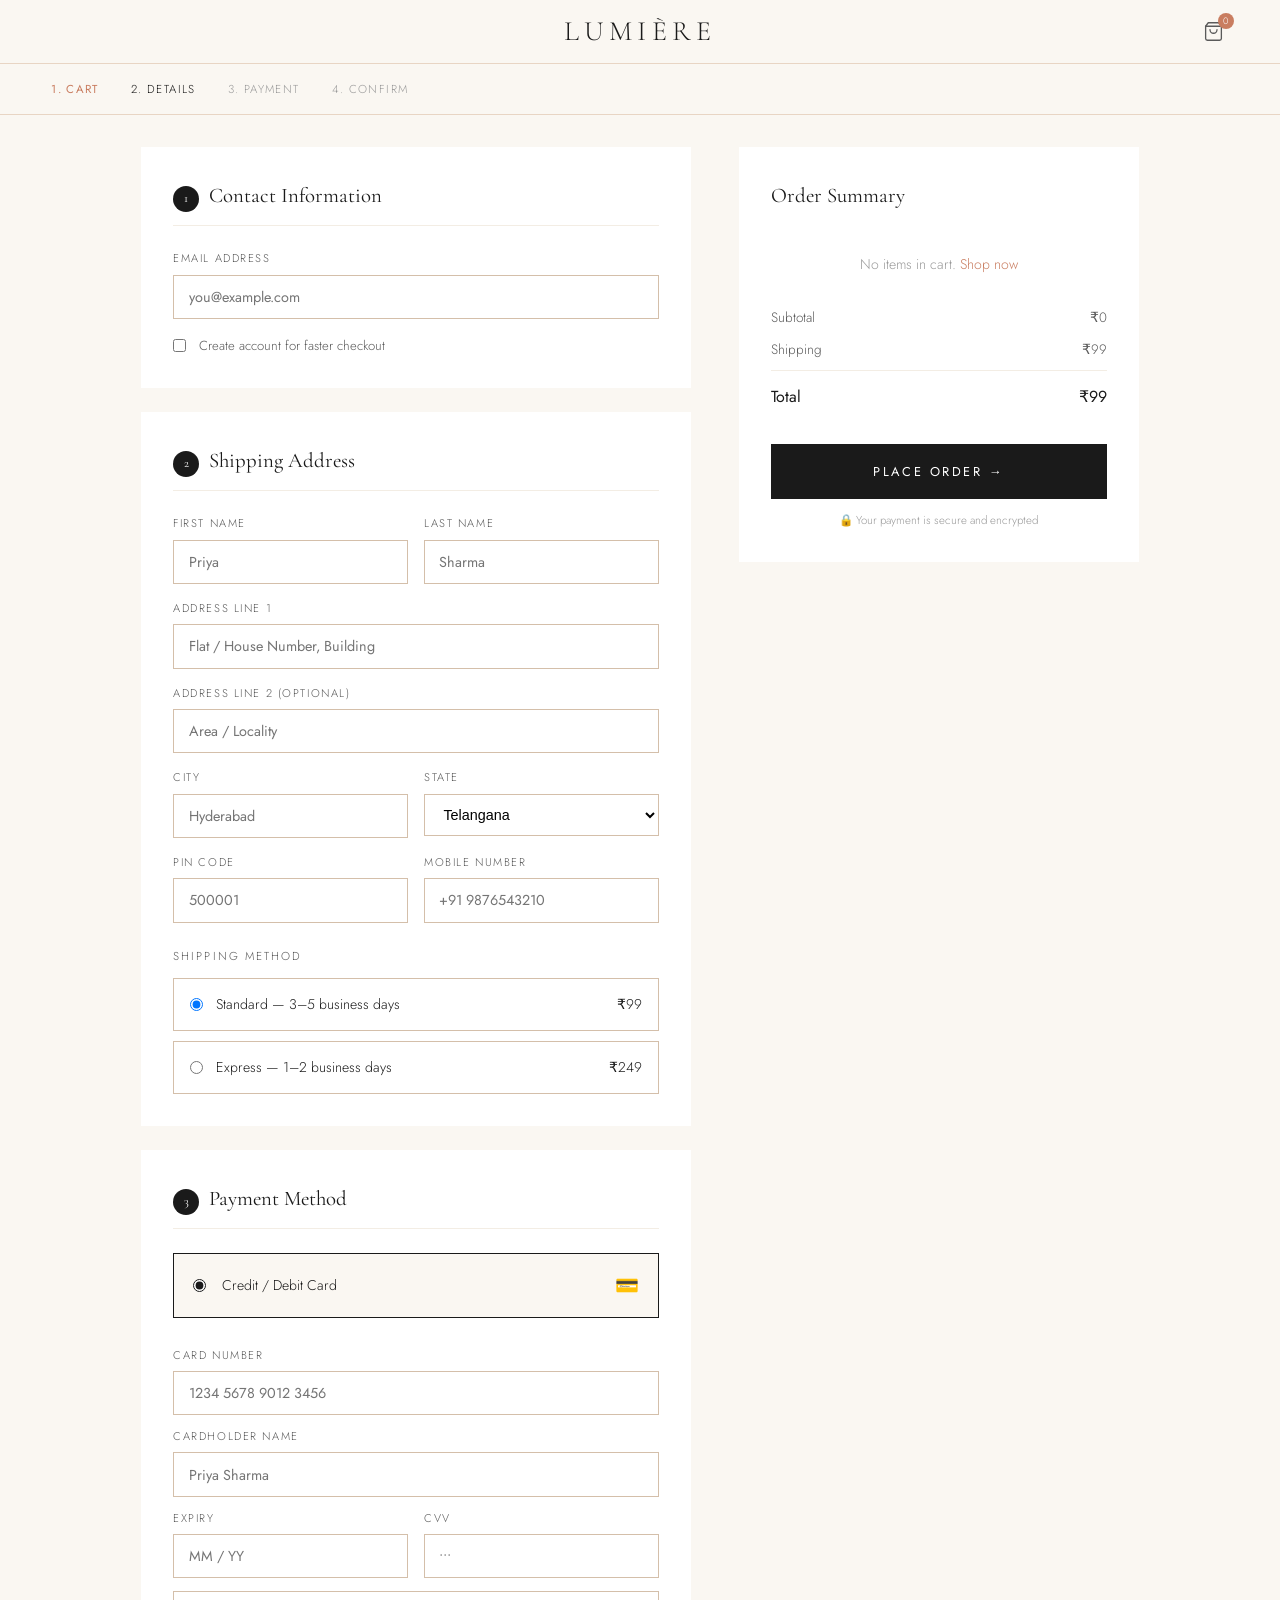
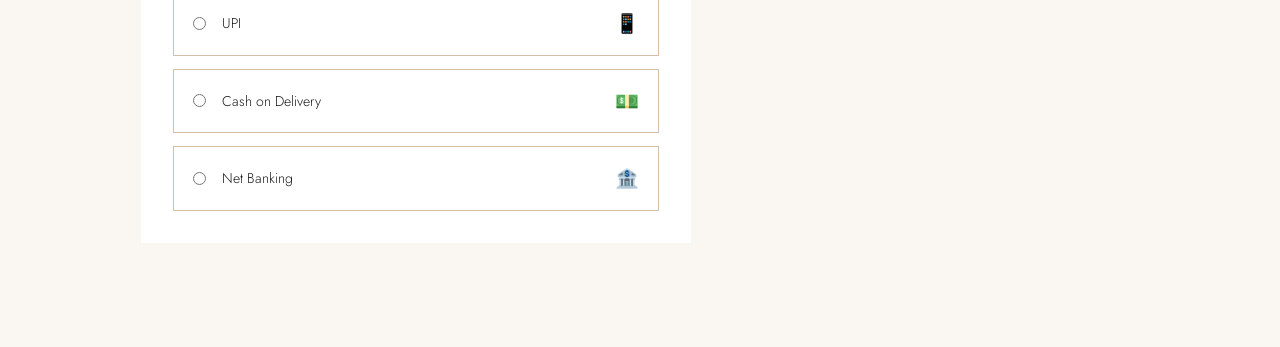
<file: checkout.html>
<!DOCTYPE html>
<html lang="en">
<head>
  <!-- Google Tag Manager -->
<script>(function(w,d,s,l,i){w[l]=w[l]||[];w[l].push({'gtm.start':
new Date().getTime(),event:'gtm.js'});var f=d.getElementsByTagName(s)[0],
j=d.createElement(s),dl=l!='dataLayer'?'&l='+l:'';j.async=true;j.src=
'https://www.googletagmanager.com/gtm.js?id='+i+dl;f.parentNode.insertBefore(j,f);
})(window,document,'script','dataLayer','GTM-MCD2RFW5');</script>
<!-- End Google Tag Manager -->
  <!-- Google Tag Manager -->
<script>(function(w,d,s,l,i){w[l]=w[l]||[];w[l].push({'gtm.start':
new Date().getTime(),event:'gtm.js'});var f=d.getElementsByTagName(s)[0],
j=d.createElement(s),dl=l!='dataLayer'?'&l='+l:'';j.async=true;j.src=
'https://www.googletagmanager.com/gtm.js?id='+i+dl;f.parentNode.insertBefore(j,f);
})(window,document,'script','dataLayer','GTM-MCD2RFW5');</script>
<!-- End Google Tag Manager -->
  <!-- Google tag (gtag.js) -->
<script async src="https://www.googletagmanager.com/gtag/js?id=G-DL7ZBYCCJW"></script>
<script>
  window.dataLayer = window.dataLayer || [];
  function gtag(){dataLayer.push(arguments);}
  gtag('js', new Date());

  gtag('config', 'G-DL7ZBYCCJW');
</script>
  <meta charset="UTF-8"/>
  <meta name="viewport" content="width=device-width, initial-scale=1.0"/>
  <title>Checkout — LUMIÈRE</title>
  <style>
/* ─── LUMIÈRE DESIGN SYSTEM ─── */
@import url('https://fonts.googleapis.com/css2?family=Cormorant+Garamond:ital,wght@0,300;0,400;0,500;0,600;1,300;1,400;1,500&family=Jost:wght@200;300;400;500&display=swap');

*, *::before, *::after { box-sizing: border-box; margin: 0; padding: 0; }

:root {
  --cream:   #faf7f2;
  --cream2:  #f3ede4;
  --blush:   #e8d5c4;
  --blush2:  #d4bfaa;
  --rose:    #c97d60;
  --rose2:   #b56a4e;
  --accent:  #8b5e52;
  --dark:    #1a1a1a;
  --mid:     #5a5a5a;
  --light:   #9a9a9a;
  --white:   #ffffff;
  --gold:    #c8a870;
  --font-serif: 'Cormorant Garamond', Georgia, serif;
  --font-sans:  'Jost', sans-serif;
  --ease: cubic-bezier(.4,0,.2,1);
}

html { scroll-behavior: smooth; }
body { font-family: var(--font-sans); background: var(--cream); color: var(--dark); font-weight: 300; line-height: 1.6; -webkit-font-smoothing: antialiased; }
a { text-decoration: none; color: inherit; }
button { font-family: var(--font-sans); }
img { max-width: 100%; }

/* ─── TOAST ─── */
.toast {
  position: fixed; bottom: 2rem; right: 2rem; z-index: 9999;
  background: var(--dark); color: #fff;
  padding: .8rem 1.6rem; font-size: .82rem; letter-spacing: .06em;
  border-radius: 3px; opacity: 0; pointer-events: none;
  transform: translateY(8px);
  transition: opacity .3s, transform .3s;
}
.toast.show { opacity: 1; transform: translateY(0); pointer-events: all; }
.toast.error { background: #b04040; }

/* ─── NAV ─── */
.navbar {
  position: sticky; top: 0; z-index: 500;
  background: var(--cream); border-bottom: 1px solid var(--blush);
  display: grid; grid-template-columns: 1fr auto 1fr;
  align-items: center; padding: 0 4%; height: 64px;
  transition: box-shadow .3s;
}
.navbar.scrolled { box-shadow: 0 2px 20px rgba(0,0,0,.07); }
.nav-left, .nav-right { display: flex; align-items: center; gap: 1.8rem; }
.nav-right { justify-content: flex-end; }
.nav-logo {
  font-family: var(--font-serif); font-size: 1.75rem; letter-spacing: .18em;
  font-weight: 300; color: var(--dark); white-space: nowrap;
}
.nav-link {
  font-size: .72rem; letter-spacing: .16em; text-transform: uppercase;
  color: var(--mid); transition: color .2s; position: relative; padding: .2rem 0;
}
.nav-link::after {
  content: ''; position: absolute; bottom: -2px; left: 0; right: 0;
  height: 1px; background: var(--rose); transform: scaleX(0);
  transition: transform .25s var(--ease); transform-origin: left;
}
.nav-link:hover, .nav-link.active { color: var(--dark); }
.nav-link:hover::after, .nav-link.active::after { transform: scaleX(1); }
.nav-icon {
  background: none; border: none; cursor: pointer; padding: .3rem;
  position: relative; display: flex; align-items: center; justify-content: center;
}
.nav-icon svg { width: 21px; height: 21px; stroke: var(--mid); stroke-width: 1.5; fill: none; transition: stroke .2s; }
.nav-icon:hover svg { stroke: var(--dark); }
.cart-badge {
  position: absolute; top: -3px; right: -5px;
  background: var(--rose); color: #fff;
  font-size: .58rem; min-width: 16px; height: 16px;
  border-radius: 8px; display: flex; align-items: center; justify-content: center; padding: 0 3px;
}

/* ─── SEARCH DROPDOWN ─── */
.search-dropdown {
  position: fixed; top: 64px; left: 0; right: 0;
  background: var(--cream); border-bottom: 1px solid var(--blush);
  padding: 1.2rem 4%; z-index: 499;
  transform: translateY(-10px); opacity: 0; pointer-events: none;
  transition: all .25s var(--ease);
}
.search-dropdown.open { transform: translateY(0); opacity: 1; pointer-events: all; }
.search-inner { display: flex; gap: 1rem; max-width: 600px; margin: 0 auto; }
.search-input {
  flex: 1; border: 1px solid var(--blush2); background: #fff;
  padding: .65rem 1.2rem; font-family: var(--font-sans); font-size: .9rem;
  outline: none; border-radius: 2px; transition: border-color .2s;
}
.search-input:focus { border-color: var(--rose); }
.btn-sm {
  background: var(--dark); color: #fff; border: none;
  padding: .65rem 1.4rem; cursor: pointer; font-size: .75rem;
  letter-spacing: .12em; text-transform: uppercase; border-radius: 2px; transition: background .2s;
}
.btn-sm:hover { background: var(--rose); }

/* ─── CART SIDEBAR ─── */
.cart-overlay {
  position: fixed; inset: 0; background: rgba(0,0,0,.45); z-index: 600;
  opacity: 0; pointer-events: none; transition: opacity .3s;
}
.cart-overlay.open { opacity: 1; pointer-events: all; }
.cart-sidebar {
  position: fixed; right: 0; top: 0; bottom: 0;
  width: min(430px, 96vw); background: #fff; z-index: 700;
  transform: translateX(100%); transition: transform .38s var(--ease);
  display: flex; flex-direction: column;
}
.cart-sidebar.open { transform: translateX(0); }
.cart-head {
  display: flex; justify-content: space-between; align-items: center;
  padding: 1.5rem 1.8rem; border-bottom: 1px solid var(--cream2);
}
.cart-head h3 { font-family: var(--font-serif); font-size: 1.5rem; font-weight: 400; }
.cart-close { background: none; border: none; font-size: 1.4rem; cursor: pointer; color: var(--mid); line-height: 1; }
.cart-body { flex: 1; overflow-y: auto; padding: 1rem 1.8rem; }
.cart-empty-msg { text-align: center; color: var(--light); padding: 3rem 0; font-size: .9rem; }
.cart-empty-msg a { color: var(--rose); border-bottom: 1px solid var(--rose); }
.cart-item { display: flex; gap: 1rem; padding: 1rem 0; border-bottom: 1px solid var(--cream2); }
.cart-item-thumb {
  width: 72px; height: 90px; background: var(--cream2); border-radius: 2px;
  flex-shrink: 0; display: flex; align-items: center; justify-content: center; font-size: 2.2rem;
}
.cart-item-info { flex: 1; min-width: 0; }
.cart-item-brand { font-size: .65rem; letter-spacing: .18em; text-transform: uppercase; color: var(--light); }
.cart-item-name { font-family: var(--font-serif); font-size: 1rem; margin: .2rem 0 .3rem; white-space: nowrap; overflow: hidden; text-overflow: ellipsis; }
.cart-item-size { font-size: .75rem; color: var(--light); }
.cart-qty-row { display: flex; align-items: center; gap: .5rem; margin-top: .5rem; }
.qty-btn {
  background: var(--cream2); border: none; width: 26px; height: 26px;
  cursor: pointer; border-radius: 2px; font-size: 1rem; display: flex; align-items: center; justify-content: center; transition: background .15s;
}
.qty-btn:hover { background: var(--blush); }
.qty-val { font-size: .9rem; min-width: 22px; text-align: center; }
.cart-item-remove { background: none; border: none; color: var(--light); cursor: pointer; font-size: .72rem; margin-left: auto; }
.cart-item-remove:hover { color: var(--rose); }
.cart-item-price { font-size: .95rem; font-weight: 400; align-self: center; }
.cart-foot { padding: 1.5rem 1.8rem; border-top: 1px solid var(--blush); }
.cart-subtotal { display: flex; justify-content: space-between; margin-bottom: .5rem; font-size: .9rem; }
.cart-subtotal .val { font-weight: 400; }
.cart-shipping { font-size: .75rem; color: var(--light); text-align: right; margin-bottom: 1.2rem; }
.btn-checkout {
  width: 100%; padding: 1rem; background: var(--dark); color: #fff; border: none;
  font-family: var(--font-sans); font-size: .78rem; letter-spacing: .2em;
  text-transform: uppercase; cursor: pointer; transition: background .2s;
}
.btn-checkout:hover { background: var(--rose); }
.btn-view-cart {
  width: 100%; padding: .8rem; background: transparent; color: var(--dark);
  border: 1px solid var(--blush2); font-family: var(--font-sans); font-size: .75rem;
  letter-spacing: .15em; text-transform: uppercase; cursor: pointer; margin-top: .7rem; transition: all .2s;
}
.btn-view-cart:hover { border-color: var(--dark); }

/* ─── MARQUEE ─── */
.marquee-bar {
  background: var(--dark); padding: .65rem 0; overflow: hidden; white-space: nowrap;
}
.marquee-track { display: inline-block; animation: marquee 28s linear infinite; }
.marquee-track span { color: rgba(255,255,255,.65); font-size: .7rem; letter-spacing: .22em; text-transform: uppercase; margin: 0 2.5rem; }
.marquee-track span.dot { color: var(--rose); }
@keyframes marquee { from { transform: translateX(0); } to { transform: translateX(-50%); } }

/* ─── BUTTONS ─── */
.btn-primary {
  background: var(--dark); color: #fff; border: none;
  padding: .9rem 2.4rem; cursor: pointer;
  font-family: var(--font-sans); font-size: .75rem; letter-spacing: .18em; text-transform: uppercase;
  transition: background .2s, transform .15s; display: inline-block;
}
.btn-primary:hover { background: var(--accent); transform: translateY(-1px); }
.btn-outline {
  background: transparent; color: var(--dark); border: 1px solid currentColor;
  padding: .9rem 2.4rem; cursor: pointer;
  font-family: var(--font-sans); font-size: .75rem; letter-spacing: .18em; text-transform: uppercase;
  transition: all .2s; display: inline-block;
}
.btn-outline:hover { background: var(--dark); color: #fff; }
.btn-rose {
  background: var(--rose); color: #fff; border: none;
  padding: .85rem 2.2rem; cursor: pointer;
  font-family: var(--font-sans); font-size: .75rem; letter-spacing: .18em; text-transform: uppercase;
  transition: background .2s; display: inline-block;
}
.btn-rose:hover { background: var(--rose2); }

/* ─── PRODUCT CARD ─── */
.product-card {
  background: #fff; cursor: pointer; position: relative;
  transition: transform .25s var(--ease), box-shadow .25s var(--ease);
}
.product-card:hover { transform: translateY(-5px); box-shadow: 0 16px 48px rgba(0,0,0,.1); }
.product-img {
  aspect-ratio: 3/4; background: var(--cream2); overflow: hidden;
  display: flex; align-items: center; justify-content: center; font-size: 5.5rem;
  position: relative;
}
.product-badge {
  position: absolute; top: .8rem; left: .8rem;
  font-size: .62rem; letter-spacing: .12em; text-transform: uppercase;
  padding: .22rem .6rem; border-radius: 2px;
}
.badge-new { background: var(--dark); color: #fff; }
.badge-sale { background: var(--rose); color: #fff; }
.wish-btn {
  position: absolute; top: .8rem; right: .8rem;
  width: 34px; height: 34px; border-radius: 50%; background: rgba(255,255,255,.88);
  border: none; cursor: pointer; font-size: 1.05rem; display: flex;
  align-items: center; justify-content: center; transition: transform .2s, background .2s;
}
.wish-btn:hover { transform: scale(1.12); background: #fff; }
.quick-add {
  position: absolute; bottom: 0; left: 0; right: 0;
  background: rgba(26,26,26,.9); color: #fff; border: none; cursor: pointer;
  padding: .75rem; font-family: var(--font-sans); font-size: .72rem;
  letter-spacing: .15em; text-transform: uppercase; opacity: 0;
  transform: translateY(4px); transition: opacity .2s, transform .2s;
}
.product-card:hover .quick-add { opacity: 1; transform: translateY(0); }
.product-info { padding: .9rem 1rem 1.1rem; }
.product-brand { font-size: .62rem; letter-spacing: .2em; text-transform: uppercase; color: var(--light); }
.product-name { font-family: var(--font-serif); font-size: 1.05rem; margin: .25rem 0 .4rem; line-height: 1.3; }
.product-prices { display: flex; gap: .6rem; align-items: baseline; }
.price-cur { font-size: .95rem; font-weight: 400; }
.price-old { font-size: .82rem; color: var(--light); text-decoration: line-through; }
.product-colors { display: flex; gap: .35rem; margin-top: .5rem; }
.color-swatch {
  width: 13px; height: 13px; border-radius: 50%;
  border: 1.5px solid rgba(0,0,0,.1); cursor: pointer; transition: transform .15s;
}
.color-swatch:hover { transform: scale(1.25); }

/* ─── STARS ─── */
.stars { color: var(--gold); font-size: .8rem; letter-spacing: .05em; }
.stars-count { font-size: .72rem; color: var(--light); margin-left: .3rem; }

/* ─── SECTION HEADER ─── */
.sec-head { text-align: center; padding: 4rem 1rem 2.5rem; }
.sec-eyebrow { font-size: .68rem; letter-spacing: .32em; text-transform: uppercase; color: var(--rose); margin-bottom: .7rem; }
.sec-title { font-family: var(--font-serif); font-size: clamp(1.9rem, 4vw, 3.2rem); font-weight: 300; line-height: 1.15; }
.sec-title em { font-style: italic; color: var(--accent); }
.sec-sub { color: var(--mid); margin-top: .8rem; font-size: .92rem; max-width: 480px; margin-inline: auto; }

/* ─── FOOTER ─── */
.site-footer { background: var(--dark); color: rgba(255,255,255,.6); padding: 4rem 4% 2rem; margin-top: auto; }
.footer-top { display: grid; grid-template-columns: 2fr 1fr 1fr 1fr; gap: 3rem; padding-bottom: 3rem; border-bottom: 1px solid rgba(255,255,255,.1); }
.footer-brand-logo { font-family: var(--font-serif); font-size: 1.6rem; letter-spacing: .18em; color: #fff; display: block; margin-bottom: 1rem; }
.footer-desc { font-size: .84rem; line-height: 1.9; }
.footer-col h4 { font-size: .68rem; letter-spacing: .28em; text-transform: uppercase; color: #fff; margin-bottom: 1.2rem; font-weight: 400; }
.footer-col ul { list-style: none; }
.footer-col li { margin-bottom: .6rem; }
.footer-col a { color: rgba(255,255,255,.55); font-size: .84rem; transition: color .2s; }
.footer-col a:hover { color: var(--rose); }
.footer-bottom { display: flex; justify-content: space-between; align-items: center; padding-top: 1.5rem; flex-wrap: wrap; gap: .8rem; font-size: .76rem; }
.footer-socials { display: flex; gap: 1.1rem; }
.footer-socials a { color: rgba(255,255,255,.5); font-size: 1.1rem; transition: color .2s; }
.footer-socials a:hover { color: var(--rose); }

/* ─── BREADCRUMB ─── */
.breadcrumb { padding: 1rem 4%; font-size: .75rem; color: var(--light); }
.breadcrumb a { color: var(--light); transition: color .2s; }
.breadcrumb a:hover { color: var(--rose); }
.breadcrumb span { margin: 0 .5rem; }

/* ─── MOBILE NAV ─── */
.hamburger { display: none; background: none; border: none; cursor: pointer; flex-direction: column; gap: 5px; }
.hamburger span { display: block; width: 22px; height: 1.5px; background: var(--dark); transition: all .25s; }
.mobile-nav {
  display: none; position: fixed; inset: 64px 0 0 0; background: var(--cream);
  z-index: 490; padding: 2rem 4%; overflow-y: auto; flex-direction: column; gap: 1.5rem;
}
.mobile-nav.open { display: flex; }
.mobile-nav a { font-size: 1.4rem; font-family: var(--font-serif); color: var(--dark); }

@media (max-width: 900px) {
  .nav-left .nav-link { display: none; }
  .hamburger { display: flex; }
  .footer-top { grid-template-columns: 1fr 1fr; gap: 2rem; }
}
@media (max-width: 580px) {
  .footer-top { grid-template-columns: 1fr; }
  .navbar { padding: 0 5%; }
}

</style>
  <style>
    .checkout-layout { display: grid; grid-template-columns: 1fr 400px; gap: 3rem; padding: 2rem 4% 5rem; max-width: 1100px; margin: 0 auto; }
    .checkout-section { background: #fff; padding: 2rem; margin-bottom: 1.5rem; }
    .checkout-section h3 { font-family: var(--font-serif); font-size: 1.3rem; font-weight: 400; margin-bottom: 1.5rem; padding-bottom: .8rem; border-bottom: 1px solid var(--cream2); }
    .form-grid { display: grid; grid-template-columns: 1fr 1fr; gap: 1rem; }
    .form-grid.full { grid-template-columns: 1fr; }
    .form-group { display: flex; flex-direction: column; gap: .4rem; }
    .form-label { font-size: .7rem; letter-spacing: .14em; text-transform: uppercase; color: var(--mid); }
    .form-input {
      border: 1px solid var(--blush2); padding: .7rem .9rem;
      font-family: var(--font-sans); font-size: .9rem; outline: none;
      transition: border-color .2s; background: #fff;
    }
    .form-input:focus { border-color: var(--rose); }
    .form-select { border: 1px solid var(--blush2); padding: .7rem .9rem; font-size: .9rem; outline: none; background: #fff; cursor: pointer; }
    .step-badge { background: var(--dark); color: #fff; width: 26px; height: 26px; border-radius: 50%; display: inline-flex; align-items: center; justify-content: center; font-size: .78rem; margin-right: .6rem; }

    /* Payment methods */
    .payment-methods { display: flex; flex-direction: column; gap: .8rem; }
    .pay-option { border: 1px solid var(--blush2); padding: 1rem 1.2rem; cursor: pointer; display: flex; align-items: center; gap: 1rem; transition: border-color .15s; }
    .pay-option.selected { border-color: var(--dark); background: var(--cream); }
    .pay-option input[type=radio] { accent-color: var(--dark); }
    .pay-label { font-size: .88rem; flex: 1; }
    .pay-icons { font-size: 1.2rem; }
    .card-form { margin-top: 1rem; display: none; }
    .card-form.open { display: grid; }

    /* ORDER PANEL */
    .order-panel { background: #fff; padding: 2rem; position: sticky; top: 90px; height: fit-content; }
    .order-panel h3 { font-family: var(--font-serif); font-size: 1.3rem; font-weight: 400; margin-bottom: 1.5rem; }
    .order-item { display: flex; gap: 1rem; padding: .8rem 0; border-bottom: 1px solid var(--cream2); align-items: center; }
    .order-item-thumb { width: 54px; height: 68px; background: var(--cream2); display: flex; align-items: center; justify-content: center; font-size: 1.6rem; border-radius: 2px; flex-shrink: 0; position: relative; }
    .order-item-qty { position: absolute; top: -6px; right: -6px; background: var(--mid); color: #fff; width: 18px; height: 18px; border-radius: 50%; font-size: .62rem; display: flex; align-items: center; justify-content: center; }
    .order-item-details { flex: 1; }
    .order-item-details .iname { font-size: .88rem; }
    .order-item-details .isize { font-size: .72rem; color: var(--light); }
    .order-item-price { font-size: .9rem; }
    .summary-rows { margin: 1rem 0; }
    .summary-row { display: flex; justify-content: space-between; font-size: .85rem; color: var(--mid); margin-bottom: .6rem; }
    .summary-row.bold { font-size: 1rem; color: var(--dark); font-weight: 400; border-top: 1px solid var(--cream2); padding-top: .8rem; margin-top: .5rem; }
    .place-order-btn {
      width: 100%; padding: 1.1rem; background: var(--dark); color: #fff; border: none;
      font-family: var(--font-sans); font-size: .8rem; letter-spacing: .2em;
      text-transform: uppercase; cursor: pointer; transition: background .2s; margin-top: 1.2rem;
    }
    .place-order-btn:hover { background: var(--rose); }
    .checkout-secure { font-size: .72rem; color: var(--light); text-align: center; margin-top: .8rem; }

    /* Success overlay */
    .success-overlay {
      display: none; position: fixed; inset: 0; background: rgba(255,255,255,.97);
      z-index: 9999; flex-direction: column; align-items: center; justify-content: center;
      text-align: center; padding: 2rem;
    }
    .success-overlay.show { display: flex; }
    .success-icon { font-size: 5rem; margin-bottom: 1.5rem; animation: pop .5s ease; }
    @keyframes pop { from{transform:scale(0)}to{transform:scale(1)} }
    .success-overlay h2 { font-family: var(--font-serif); font-size: 2.5rem; font-weight: 300; margin-bottom: 1rem; }
    .order-ref { background: var(--cream2); padding: .6rem 1.5rem; font-size: .8rem; letter-spacing: .15em; margin-bottom: 2rem; display: inline-block; }

    @media (max-width: 860px) { .checkout-layout { grid-template-columns: 1fr; } .order-panel { position: static; } .form-grid { grid-template-columns: 1fr; } }
  </style>
</head>
<body>
<!-- Google Tag Manager (noscript) -->
<noscript><iframe src="https://www.googletagmanager.com/ns.html?id=GTM-MCD2RFW5"
height="0" width="0" style="display:none;visibility:hidden"></iframe></noscript>
<!-- End Google Tag Manager (noscript) -->
<nav class="navbar" id="navbar">
  <div class="nav-left"></div>
  <a href="index.html" class="nav-logo">LUMIÈRE</a>
  <div class="nav-right">
    <a href="cart.html" class="nav-icon"><svg viewBox="0 0 24 24" stroke-linecap="round" stroke-linejoin="round"><path d="M6 2L3 6v14a2 2 0 0 0 2 2h14a2 2 0 0 0 2-2V6l-3-4z"/><line x1="3" y1="6" x2="21" y2="6"/><path d="M16 10a4 4 0 0 1-8 0"/></svg><span class="cart-badge">0</span></a>
  </div>
</nav>

<div style="padding:1rem 4%;background:var(--cream);border-bottom:1px solid var(--blush);display:flex;gap:2rem;font-size:.72rem;letter-spacing:.12em;text-transform:uppercase;">
  <span style="color:var(--rose);font-weight:400;">1. Cart</span>
  <span style="color:var(--dark);">2. Details</span>
  <span style="color:var(--light);">3. Payment</span>
  <span style="color:var(--light);">4. Confirm</span>
</div>

<div class="checkout-layout">
  <div>
    <!-- CONTACT -->
    <div class="checkout-section">
      <h3><span class="step-badge">1</span>Contact Information</h3>
      <div class="form-grid full">
        <div class="form-group">
          <label class="form-label">Email Address</label>
          <input type="email" class="form-input" id="email" placeholder="you@example.com"/>
        </div>
        <div class="form-group" style="flex-direction:row;align-items:center;gap:.8rem;">
          <input type="checkbox" id="createAcc" style="accent-color:var(--rose);"/>
          <label for="createAcc" style="font-size:.82rem;color:var(--mid);cursor:pointer;">Create account for faster checkout</label>
        </div>
      </div>
    </div>

    <!-- SHIPPING -->
    <div class="checkout-section">
      <h3><span class="step-badge">2</span>Shipping Address</h3>
      <div class="form-grid">
        <div class="form-group"><label class="form-label">First Name</label><input type="text" class="form-input" id="fname" placeholder="Priya"/></div>
        <div class="form-group"><label class="form-label">Last Name</label><input type="text" class="form-input" id="lname" placeholder="Sharma"/></div>
      </div>
      <div class="form-grid full" style="margin-top:1rem;">
        <div class="form-group"><label class="form-label">Address Line 1</label><input type="text" class="form-input" id="addr1" placeholder="Flat / House Number, Building"/></div>
      </div>
      <div class="form-grid full" style="margin-top:1rem;">
        <div class="form-group"><label class="form-label">Address Line 2 (optional)</label><input type="text" class="form-input" id="addr2" placeholder="Area / Locality"/></div>
      </div>
      <div class="form-grid" style="margin-top:1rem;">
        <div class="form-group"><label class="form-label">City</label><input type="text" class="form-input" id="city" placeholder="Hyderabad"/></div>
        <div class="form-group"><label class="form-label">State</label>
          <select class="form-select" id="state">
            <option>Telangana</option><option>Maharashtra</option><option>Karnataka</option>
            <option>Tamil Nadu</option><option>Delhi</option><option>Gujarat</option>
            <option>Rajasthan</option><option>West Bengal</option><option>Uttar Pradesh</option>
          </select>
        </div>
        <div class="form-group"><label class="form-label">PIN Code</label><input type="text" class="form-input" id="pin" placeholder="500001" maxlength="6"/></div>
        <div class="form-group"><label class="form-label">Mobile Number</label><input type="tel" class="form-input" id="mobile" placeholder="+91 9876543210"/></div>
      </div>

      <div style="margin-top:1.5rem;">
        <p style="font-size:.72rem;letter-spacing:.18em;text-transform:uppercase;color:var(--mid);margin-bottom:.8rem;">Shipping Method</p>
        <div style="display:flex;flex-direction:column;gap:.6rem;">
          <label style="display:flex;align-items:center;gap:.8rem;border:1px solid var(--blush2);padding:.9rem 1rem;cursor:pointer;" id="stdShip">
            <input type="radio" name="shipping" value="99" checked onchange="updateShipping(99)"/> 
            <span style="flex:1;font-size:.88rem;">Standard — 3–5 business days</span><span style="font-size:.88rem;">₹99</span>
          </label>
          <label style="display:flex;align-items:center;gap:.8rem;border:1px solid var(--blush2);padding:.9rem 1rem;cursor:pointer;">
            <input type="radio" name="shipping" value="249" onchange="updateShipping(249)"/>
            <span style="flex:1;font-size:.88rem;">Express — 1–2 business days</span><span style="font-size:.88rem;">₹249</span>
          </label>
        </div>
      </div>
    </div>

    <!-- PAYMENT -->
    <div class="checkout-section">
      <h3><span class="step-badge">3</span>Payment Method</h3>
      <div class="payment-methods">
        <div class="pay-option selected" onclick="selectPay(this,'card')">
          <input type="radio" name="pay" checked/><span class="pay-label">Credit / Debit Card</span><span class="pay-icons">💳</span>
        </div>
        <div class="card-form open" id="cardForm">
          <div class="form-grid full" style="gap:.8rem;">
            <div class="form-group"><label class="form-label">Card Number</label><input type="text" class="form-input" placeholder="1234 5678 9012 3456" maxlength="19" oninput="fmtCard(this)"/></div>
            <div class="form-group"><label class="form-label">Cardholder Name</label><input type="text" class="form-input" placeholder="Priya Sharma"/></div>
          </div>
          <div class="form-grid" style="margin-top:.8rem;">
            <div class="form-group"><label class="form-label">Expiry</label><input type="text" class="form-input" placeholder="MM / YY" maxlength="7"/></div>
            <div class="form-group"><label class="form-label">CVV</label><input type="text" class="form-input" placeholder="•••" maxlength="4"/></div>
          </div>
        </div>
        <div class="pay-option" onclick="selectPay(this,'upi')">
          <input type="radio" name="pay"/><span class="pay-label">UPI</span><span class="pay-icons">📱</span>
        </div>
        <div class="pay-option" onclick="selectPay(this,'cod')">
          <input type="radio" name="pay"/><span class="pay-label">Cash on Delivery</span><span class="pay-icons">💵</span>
        </div>
        <div class="pay-option" onclick="selectPay(this,'netbanking')">
          <input type="radio" name="pay"/><span class="pay-label">Net Banking</span><span class="pay-icons">🏦</span>
        </div>
      </div>
    </div>
  </div>

  <!-- ORDER PANEL -->
  <div class="order-panel">
    <h3>Order Summary</h3>
    <div id="orderItems"></div>
    <div class="summary-rows" id="summaryRows"></div>
    <button class="place-order-btn" onclick="placeOrder()">Place Order →</button>
    <p class="checkout-secure">🔒 Your payment is secure and encrypted</p>
  </div>
</div>

<!-- SUCCESS -->
<div class="success-overlay" id="successOverlay">
  <div class="success-icon">🎉</div>
  <h2>Order Confirmed!</h2>
  <p style="color:var(--mid);margin-bottom:1rem;">Thank you for shopping at LUMIÈRE. You'll receive a confirmation email shortly.</p>
  <span class="order-ref" id="orderRef">Order #LUM-00000</span>
  <div style="display:flex;gap:1rem;flex-wrap:wrap;justify-content:center;">
    <a href="account.html" class="btn-primary">Track Your Order</a>
    <a href="shop.html" class="btn-outline">Continue Shopping</a>
  </div>
</div>

<script>
// ─── SHARED DATA & UTILITIES ───

const PRODUCTS = [
  { id:1,  name:"Floral Wrap Dress",       brand:"LUMIÈRE",  price:2499, oldPrice:null,  category:"Dresses",   tags:["new","summer"],    emoji:"🌸", rating:4.8, reviews:124, colors:["#c97d60","#5a8a6e","#4a6a8a"], sizes:["XS","S","M","L","XL"] },
  { id:2,  name:"Linen Midi Dress",         brand:"VOILE",    price:3199, oldPrice:null,  category:"Dresses",   tags:["new","linen"],      emoji:"🪷", rating:4.9, reviews:89,  colors:["#d4b896","#e8d5c4","#8b7355"], sizes:["S","M","L","XL"] },
  { id:3,  name:"Boho Maxi Dress",          brand:"ETHR",     price:1999, oldPrice:3499,  category:"Dresses",   tags:["sale","boho"],      emoji:"💐", rating:4.5, reviews:201, colors:["#7a5c8a","#e8c4a0","#5a8a7a"], sizes:["XS","S","M","L"] },
  { id:4,  name:"Silk Slip Dress",          brand:"LUMIÈRE",  price:4299, oldPrice:null,  category:"Dresses",   tags:["new","silk"],       emoji:"✨", rating:4.7, reviews:56,  colors:["#d4a0b0","#c8d4a0","#a0b4d4"], sizes:["XS","S","M"] },
  { id:5,  name:"Printed Shirt Dress",      brand:"VOILE",    price:2199, oldPrice:3199,  category:"Dresses",   tags:["sale","print"],     emoji:"🌺", rating:4.6, reviews:78,  colors:["#e8a070","#5a7a9a","#7a8a5a"], sizes:["S","M","L","XL"] },
  { id:6,  name:"Satin Cami Dress",         brand:"LUMIÈRE",  price:2799, oldPrice:null,  category:"Dresses",   tags:["new","satin"],      emoji:"💫", rating:4.9, reviews:43,  colors:["#c8a0b0","#1a1a1a","#c8c8c8"], sizes:["XS","S","M","L"] },
  { id:7,  name:"Flowy Chiffon Blouse",     brand:"VOILE",    price:1399, oldPrice:null,  category:"Tops",      tags:["new","chiffon"],    emoji:"🌼", rating:4.6, reviews:167, colors:["#fff","#c97d60","#8ab4c8"],     sizes:["XS","S","M","L","XL"] },
  { id:8,  name:"Off-Shoulder Top",         brand:"LUX",      price:999,  oldPrice:1799,  category:"Tops",      tags:["sale"],             emoji:"🌟", rating:4.3, reviews:95,  colors:["#1a1a1a","#fff","#c97d60"],     sizes:["S","M","L"] },
  { id:9,  name:"Embroidered Kurta",        brand:"LUMIÈRE",  price:1799, oldPrice:null,  category:"Tops",      tags:["new","ethnic"],     emoji:"🪡", rating:4.8, reviews:212, colors:["#8b5e52","#4a7a6a","#7a5a8a"], sizes:["XS","S","M","L","XL"] },
  { id:10, name:"Linen Crop Top",           brand:"VOILE",    price:799,  oldPrice:null,  category:"Tops",      tags:["summer","linen"],   emoji:"☀️", rating:4.4, reviews:134, colors:["#f5e6c8","#d4b896","#a8c4b8"], sizes:["XS","S","M","L"] },
  { id:11, name:"Ruffled Peplum Blouse",    brand:"ETHR",     price:1599, oldPrice:2499,  category:"Tops",      tags:["sale"],             emoji:"🌷", rating:4.5, reviews:67,  colors:["#e8d0c0","#c8a0b0","#b0c8e8"], sizes:["S","M","L","XL"] },
  { id:12, name:"Silk Camisole",            brand:"LUMIÈRE",  price:2199, oldPrice:null,  category:"Tops",      tags:["new","silk"],       emoji:"🕊️", rating:4.7, reviews:88,  colors:["#f5e6c8","#c8a0b0","#1a1a1a"], sizes:["XS","S","M","L"] },
  { id:13, name:"Pleated Midi Skirt",       brand:"LUX",      price:1599, oldPrice:null,  category:"Skirts",    tags:["new"],              emoji:"🌀", rating:4.6, reviews:98,  colors:["#b8a898","#5a6a8a","#8a7a6a"], sizes:["XS","S","M","L","XL"] },
  { id:14, name:"Printed Wrap Skirt",       brand:"VOILE",    price:1099, oldPrice:1899,  category:"Skirts",    tags:["sale","print"],     emoji:"🌿", rating:4.4, reviews:76,  colors:["#6a8a6a","#c8a870","#a87a8a"], sizes:["S","M","L"] },
  { id:15, name:"Denim Mini Skirt",         brand:"ETHR",     price:1299, oldPrice:null,  category:"Skirts",    tags:["summer","denim"],   emoji:"💙", rating:4.5, reviews:143, colors:["#4a6a8a","#2a4a6a","#7a8a9a"], sizes:["XS","S","M","L"] },
  { id:16, name:"Satin Maxi Skirt",         brand:"LUMIÈRE",  price:2999, oldPrice:null,  category:"Skirts",    tags:["new","satin"],      emoji:"🌙", rating:4.8, reviews:52,  colors:["#d4a0b0","#c8d4a0","#a0b4d4"], sizes:["XS","S","M","L"] },
  { id:17, name:"Wide-Leg Palazzo",         brand:"ETHR",     price:1299, oldPrice:2199,  category:"Pants",     tags:["sale"],             emoji:"🎋", rating:4.3, reviews:109, colors:["#1a1a1a","#c8d4e8","#e8d4c8"], sizes:["S","M","L","XL"] },
  { id:18, name:"Denim Flare Jeans",        brand:"LUMIÈRE",  price:2299, oldPrice:null,  category:"Pants",     tags:["denim"],            emoji:"👖", rating:4.6, reviews:187, colors:["#4a6a8a","#2a4a6a","#7a8a9a"], sizes:["XS","S","M","L","XL"] },
  { id:19, name:"Linen Wide Trousers",      brand:"VOILE",    price:1899, oldPrice:null,  category:"Pants",     tags:["new","linen"],      emoji:"🌾", rating:4.7, reviews:73,  colors:["#f5e6c8","#d4b896","#8a7a6a"], sizes:["XS","S","M","L"] },
  { id:20, name:"Tailored Blazer",          brand:"LUX",      price:3999, oldPrice:null,  category:"Outerwear", tags:["new"],              emoji:"🧥", rating:4.9, reviews:61,  colors:["#1a1a1a","#8b7a6a","#5a6a5a"], sizes:["XS","S","M","L","XL"] },
  { id:21, name:"Trench Coat",              brand:"ETHR",     price:4999, oldPrice:7999,  category:"Outerwear", tags:["sale"],             emoji:"🌧️", rating:4.7, reviews:94,  colors:["#c8a870","#8a7a6a","#1a1a1a"], sizes:["S","M","L","XL"] },
  { id:22, name:"Quilted Jacket",           brand:"LUMIÈRE",  price:2799, oldPrice:null,  category:"Outerwear", tags:["new"],              emoji:"🪶", rating:4.5, reviews:48,  colors:["#8a9aaa","#c8a870","#9a6a6a"], sizes:["XS","S","M","L"] },
  { id:23, name:"Velvet Blazer",            brand:"LUX",      price:4499, oldPrice:6499,  category:"Outerwear", tags:["sale","velvet"],    emoji:"🍷", rating:4.8, reviews:37,  colors:["#6a3a5a","#1a1a1a","#8a5a3a"], sizes:["XS","S","M","L"] },
  { id:24, name:"Pearl Drop Earrings",      brand:"LUMIÈRE",  price:899,  oldPrice:null,  category:"Accessories",tags:["new","jewellery"], emoji:"🌕", rating:4.9, reviews:203, colors:["#fff","#f5e6c8"],               sizes:["One Size"] },
  { id:25, name:"Silk Scarf",              brand:"VOILE",    price:1299, oldPrice:null,  category:"Accessories",tags:["new","silk"],      emoji:"🎀", rating:4.7, reviews:145, colors:["#c97d60","#5a8a7a","#7a5a8a"], sizes:["One Size"] },
  { id:26, name:"Woven Tote Bag",          brand:"ETHR",     price:2199, oldPrice:3299,  category:"Accessories",tags:["sale","bag"],      emoji:"👜", rating:4.6, reviews:89,  colors:["#c8a870","#8a7a6a","#1a1a1a"], sizes:["One Size"] },
  { id:27, name:"Embroidered Clutch",      brand:"LUX",      price:1799, oldPrice:null,  category:"Accessories",tags:["new","clutch"],    emoji:"👛", rating:4.8, reviews:56,  colors:["#c8a0b0","#8b5e52","#5a6a8a"], sizes:["One Size"] },
  { id:28, name:"Gold Layered Necklace",   brand:"LUMIÈRE",  price:1499, oldPrice:null,  category:"Accessories",tags:["new","jewellery"], emoji:"✨", rating:4.9, reviews:178, colors:["#c8a870"],                       sizes:["One Size"] },
];

// Cart & Wishlist persistence
function getCart() { try { return JSON.parse(localStorage.getItem('lum_cart') || '[]'); } catch { return []; } }
function saveCart(c) { localStorage.setItem('lum_cart', JSON.stringify(c)); }
function getWishlist() { try { return JSON.parse(localStorage.getItem('lum_wish') || '[]'); } catch { return []; } }
function saveWishlist(w) { localStorage.setItem('lum_wish', JSON.stringify(w)); }

function addToCart(id, size) {
  const p = PRODUCTS.find(x => x.id === id);
  if (!p) return;
  const cart = getCart();
  const key = id + '_' + (size || p.sizes[0]);
  const ex = cart.find(x => x.key === key);
  if (ex) ex.qty++;
  else cart.push({ key, id, name: p.name, emoji: p.emoji, price: p.price, size: size || p.sizes[0], qty: 1, brand: p.brand });
  saveCart(cart);
  updateCartBadge();
  return p;
}

function updateCartBadge() {
  const cart = getCart();
  const total = cart.reduce((s, i) => s + i.qty, 0);
  document.querySelectorAll('.cart-badge').forEach(el => el.textContent = total);
}

function toggleWishlist(id) {
  const w = getWishlist();
  const idx = w.indexOf(id);
  if (idx > -1) w.splice(idx, 1); else w.push(id);
  saveWishlist(w);
  return w.includes(id);
}

function showToast(msg, type = 'success') {
  let t = document.getElementById('toast');
  if (!t) { t = document.createElement('div'); t.id = 'toast'; document.body.appendChild(t); }
  t.textContent = msg;
  t.className = 'toast show ' + type;
  clearTimeout(t._timer);
  t._timer = setTimeout(() => t.className = 'toast', 2400);
}

</script>
<script>
let shippingCost = 99;
function updateShipping(v) { shippingCost = v; renderSummary(); }

function renderSummary() {
  const cart = getCart();
  updateCartBadge();
  const sub = cart.reduce((s,i) => s+i.price*i.qty, 0);
  const shipping = sub >= 2999 ? 0 : shippingCost;
  const total = sub + shipping;
  document.getElementById('orderItems').innerHTML = cart.map(item => `
    <div class="order-item">
      <div class="order-item-thumb">${item.emoji}<span class="order-item-qty">${item.qty}</span></div>
      <div class="order-item-details"><p class="iname">${item.name}</p><p class="isize">Size: ${item.size}</p></div>
      <span class="order-item-price">₹${(item.price*item.qty).toLocaleString()}</span>
    </div>`).join('') || '<p style="color:var(--light);text-align:center;padding:1rem 0;font-size:.88rem;">No items in cart. <a href="shop.html" style="color:var(--rose)">Shop now</a></p>';
  document.getElementById('summaryRows').innerHTML = `
    <div class="summary-row"><span>Subtotal</span><span>₹${sub.toLocaleString()}</span></div>
    <div class="summary-row"><span>Shipping</span><span>${shipping===0?'Free ✓':'₹'+shipping}</span></div>
    <div class="summary-row bold"><span>Total</span><span>₹${total.toLocaleString()}</span></div>`;
}

function selectPay(el, type) {
  document.querySelectorAll('.pay-option').forEach(o => { o.classList.remove('selected'); o.querySelector('input').checked = false; });
  el.classList.add('selected'); el.querySelector('input').checked = true;
  document.getElementById('cardForm').className = 'card-form' + (type === 'card' ? ' open' : '');
}

function fmtCard(el) {
  let v = el.value.replace(/\D/g,'').substring(0,16);
  el.value = v.replace(/(.{4})/g,'$1 ').trim();
}

function validate() {
  const required = ['email','fname','lname','addr1','city','pin','mobile'];
  for (const id of required) {
    const el = document.getElementById(id);
    if (!el.value.trim()) { el.focus(); el.style.borderColor='var(--rose)'; showToast('Please fill all required fields', 'error'); return false; }
    el.style.borderColor='';
  }
  return true;
}

function placeOrder() {
  if (!validate()) return;
  const ref = 'LUM-' + Math.floor(10000 + Math.random() * 90000);
  document.getElementById('orderRef').textContent = 'Order #' + ref;
  saveCart([]);
  updateCartBadge();
  document.getElementById('successOverlay').classList.add('show');
}

window.addEventListener('scroll',()=>document.getElementById('navbar').classList.toggle('scrolled',window.scrollY>30));
renderSummary();
</script>
</body>
</html>
</file>
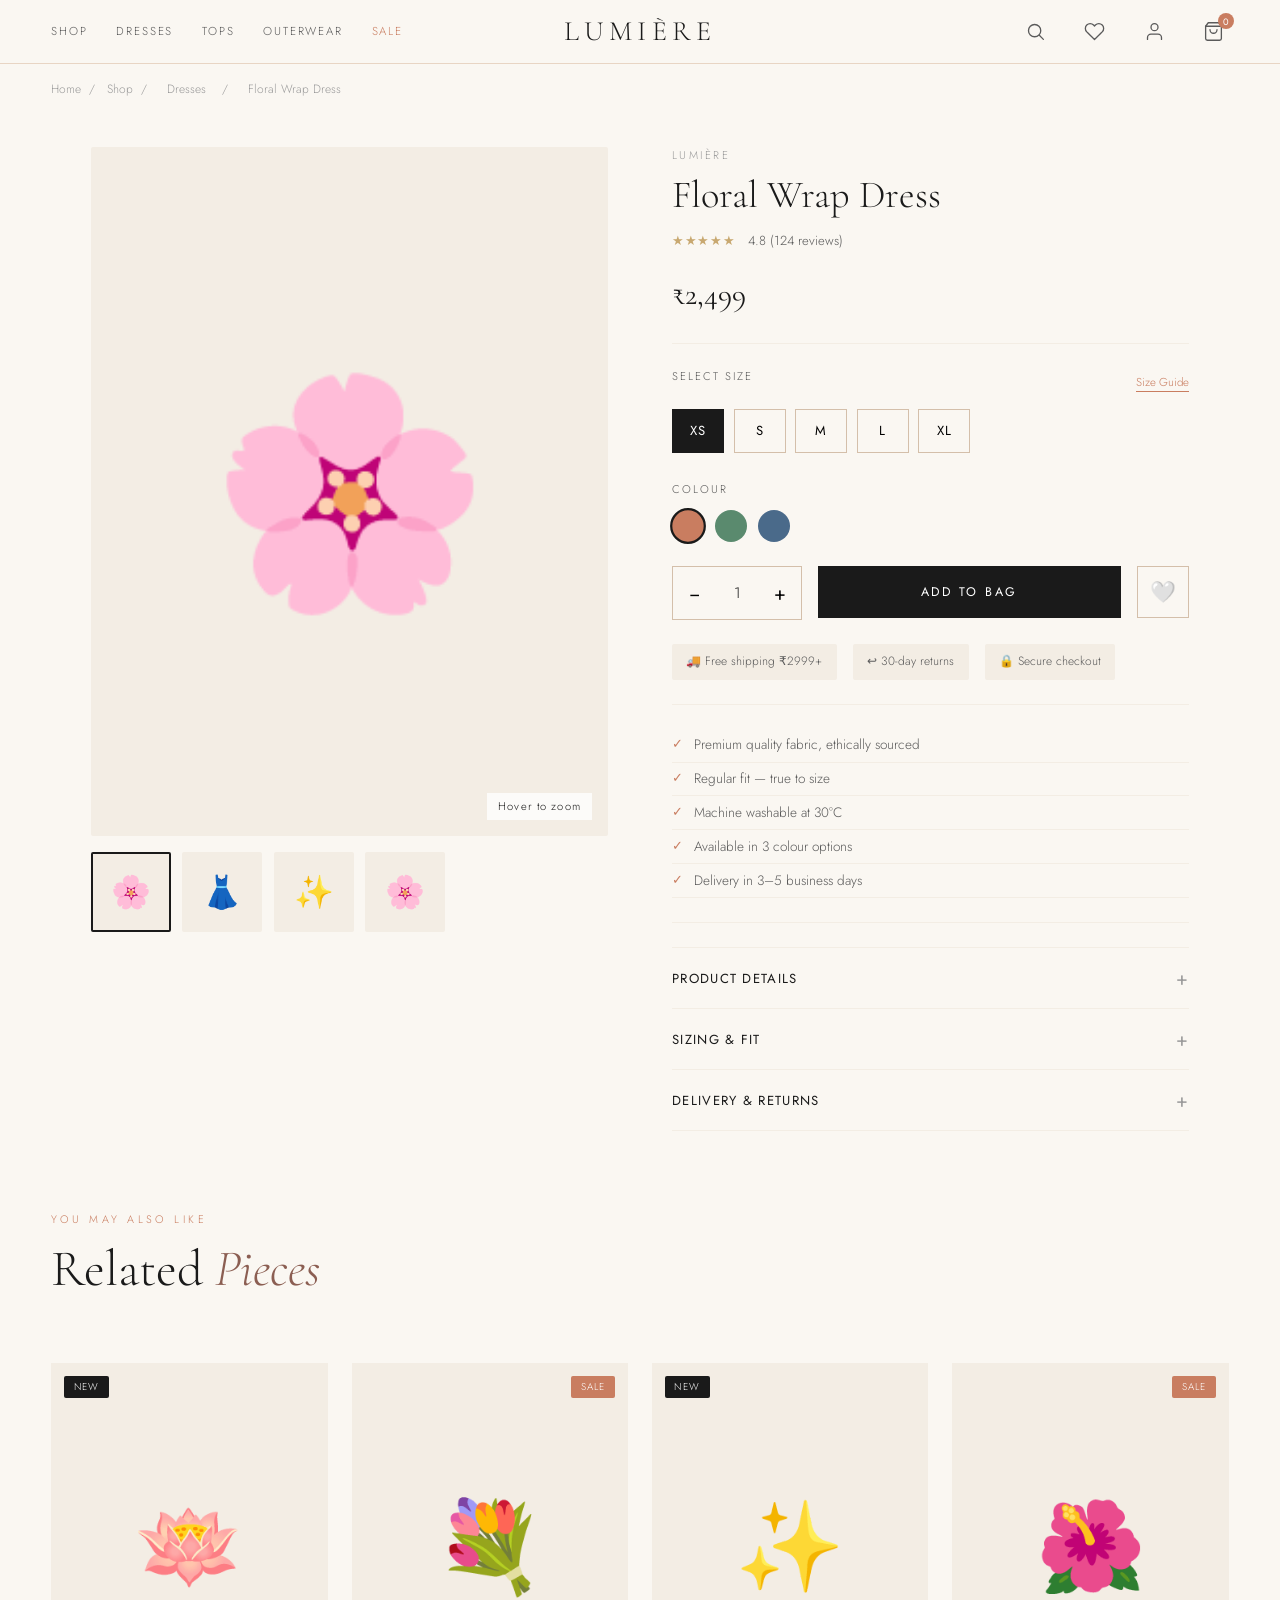
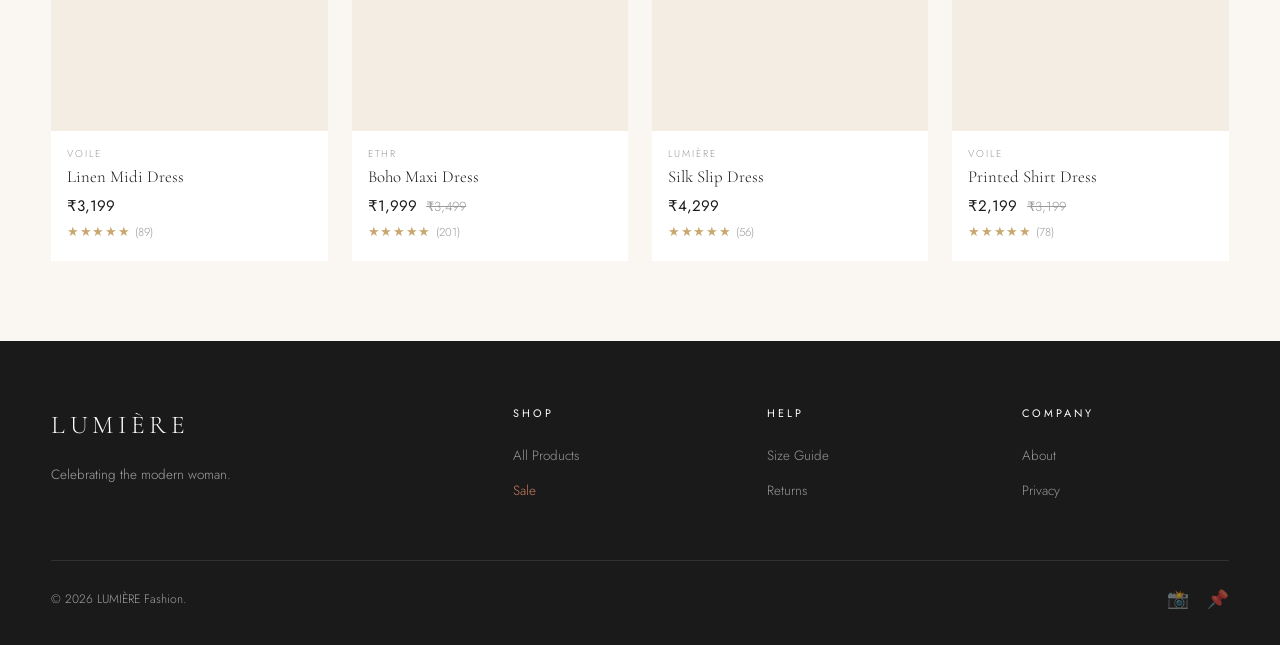
<file: product.html>
<!DOCTYPE html>
<html lang="en">
<head>
 <!-- Google Tag Manager -->
<script>(function(w,d,s,l,i){w[l]=w[l]||[];w[l].push({'gtm.start':
new Date().getTime(),event:'gtm.js'});var f=d.getElementsByTagName(s)[0],
j=d.createElement(s),dl=l!='dataLayer'?'&l='+l:'';j.async=true;j.src=
'https://www.googletagmanager.com/gtm.js?id='+i+dl;f.parentNode.insertBefore(j,f);
})(window,document,'script','dataLayer','GTM-MCD2RFW5');</script>
<!-- End Google Tag Manager -->
 <!-- Google tag (gtag.js) -->
<script async src="https://www.googletagmanager.com/gtag/js?id=G-DL7ZBYCCJW"></script>
<script>
  window.dataLayer = window.dataLayer || [];
  function gtag(){dataLayer.push(arguments);}
  gtag('js', new Date());

  gtag('config', 'G-DL7ZBYCCJW');
</script>
  <meta charset="UTF-8"/>
  <meta name="viewport" content="width=device-width, initial-scale=1.0"/>
  <title>Product — LUMIÈRE</title>
  <style>
/* ─── LUMIÈRE DESIGN SYSTEM ─── */
@import url('https://fonts.googleapis.com/css2?family=Cormorant+Garamond:ital,wght@0,300;0,400;0,500;0,600;1,300;1,400;1,500&family=Jost:wght@200;300;400;500&display=swap');

*, *::before, *::after { box-sizing: border-box; margin: 0; padding: 0; }

:root {
  --cream:   #faf7f2;
  --cream2:  #f3ede4;
  --blush:   #e8d5c4;
  --blush2:  #d4bfaa;
  --rose:    #c97d60;
  --rose2:   #b56a4e;
  --accent:  #8b5e52;
  --dark:    #1a1a1a;
  --mid:     #5a5a5a;
  --light:   #9a9a9a;
  --white:   #ffffff;
  --gold:    #c8a870;
  --font-serif: 'Cormorant Garamond', Georgia, serif;
  --font-sans:  'Jost', sans-serif;
  --ease: cubic-bezier(.4,0,.2,1);
}

html { scroll-behavior: smooth; }
body { font-family: var(--font-sans); background: var(--cream); color: var(--dark); font-weight: 300; line-height: 1.6; -webkit-font-smoothing: antialiased; }
a { text-decoration: none; color: inherit; }
button { font-family: var(--font-sans); }
img { max-width: 100%; }

/* ─── TOAST ─── */
.toast {
  position: fixed; bottom: 2rem; right: 2rem; z-index: 9999;
  background: var(--dark); color: #fff;
  padding: .8rem 1.6rem; font-size: .82rem; letter-spacing: .06em;
  border-radius: 3px; opacity: 0; pointer-events: none;
  transform: translateY(8px);
  transition: opacity .3s, transform .3s;
}
.toast.show { opacity: 1; transform: translateY(0); pointer-events: all; }
.toast.error { background: #b04040; }

/* ─── NAV ─── */
.navbar {
  position: sticky; top: 0; z-index: 500;
  background: var(--cream); border-bottom: 1px solid var(--blush);
  display: grid; grid-template-columns: 1fr auto 1fr;
  align-items: center; padding: 0 4%; height: 64px;
  transition: box-shadow .3s;
}
.navbar.scrolled { box-shadow: 0 2px 20px rgba(0,0,0,.07); }
.nav-left, .nav-right { display: flex; align-items: center; gap: 1.8rem; }
.nav-right { justify-content: flex-end; }
.nav-logo {
  font-family: var(--font-serif); font-size: 1.75rem; letter-spacing: .18em;
  font-weight: 300; color: var(--dark); white-space: nowrap;
}
.nav-link {
  font-size: .72rem; letter-spacing: .16em; text-transform: uppercase;
  color: var(--mid); transition: color .2s; position: relative; padding: .2rem 0;
}
.nav-link::after {
  content: ''; position: absolute; bottom: -2px; left: 0; right: 0;
  height: 1px; background: var(--rose); transform: scaleX(0);
  transition: transform .25s var(--ease); transform-origin: left;
}
.nav-link:hover, .nav-link.active { color: var(--dark); }
.nav-link:hover::after, .nav-link.active::after { transform: scaleX(1); }
.nav-icon {
  background: none; border: none; cursor: pointer; padding: .3rem;
  position: relative; display: flex; align-items: center; justify-content: center;
}
.nav-icon svg { width: 21px; height: 21px; stroke: var(--mid); stroke-width: 1.5; fill: none; transition: stroke .2s; }
.nav-icon:hover svg { stroke: var(--dark); }
.cart-badge {
  position: absolute; top: -3px; right: -5px;
  background: var(--rose); color: #fff;
  font-size: .58rem; min-width: 16px; height: 16px;
  border-radius: 8px; display: flex; align-items: center; justify-content: center; padding: 0 3px;
}

/* ─── SEARCH DROPDOWN ─── */
.search-dropdown {
  position: fixed; top: 64px; left: 0; right: 0;
  background: var(--cream); border-bottom: 1px solid var(--blush);
  padding: 1.2rem 4%; z-index: 499;
  transform: translateY(-10px); opacity: 0; pointer-events: none;
  transition: all .25s var(--ease);
}
.search-dropdown.open { transform: translateY(0); opacity: 1; pointer-events: all; }
.search-inner { display: flex; gap: 1rem; max-width: 600px; margin: 0 auto; }
.search-input {
  flex: 1; border: 1px solid var(--blush2); background: #fff;
  padding: .65rem 1.2rem; font-family: var(--font-sans); font-size: .9rem;
  outline: none; border-radius: 2px; transition: border-color .2s;
}
.search-input:focus { border-color: var(--rose); }
.btn-sm {
  background: var(--dark); color: #fff; border: none;
  padding: .65rem 1.4rem; cursor: pointer; font-size: .75rem;
  letter-spacing: .12em; text-transform: uppercase; border-radius: 2px; transition: background .2s;
}
.btn-sm:hover { background: var(--rose); }

/* ─── CART SIDEBAR ─── */
.cart-overlay {
  position: fixed; inset: 0; background: rgba(0,0,0,.45); z-index: 600;
  opacity: 0; pointer-events: none; transition: opacity .3s;
}
.cart-overlay.open { opacity: 1; pointer-events: all; }
.cart-sidebar {
  position: fixed; right: 0; top: 0; bottom: 0;
  width: min(430px, 96vw); background: #fff; z-index: 700;
  transform: translateX(100%); transition: transform .38s var(--ease);
  display: flex; flex-direction: column;
}
.cart-sidebar.open { transform: translateX(0); }
.cart-head {
  display: flex; justify-content: space-between; align-items: center;
  padding: 1.5rem 1.8rem; border-bottom: 1px solid var(--cream2);
}
.cart-head h3 { font-family: var(--font-serif); font-size: 1.5rem; font-weight: 400; }
.cart-close { background: none; border: none; font-size: 1.4rem; cursor: pointer; color: var(--mid); line-height: 1; }
.cart-body { flex: 1; overflow-y: auto; padding: 1rem 1.8rem; }
.cart-empty-msg { text-align: center; color: var(--light); padding: 3rem 0; font-size: .9rem; }
.cart-empty-msg a { color: var(--rose); border-bottom: 1px solid var(--rose); }
.cart-item { display: flex; gap: 1rem; padding: 1rem 0; border-bottom: 1px solid var(--cream2); }
.cart-item-thumb {
  width: 72px; height: 90px; background: var(--cream2); border-radius: 2px;
  flex-shrink: 0; display: flex; align-items: center; justify-content: center; font-size: 2.2rem;
}
.cart-item-info { flex: 1; min-width: 0; }
.cart-item-brand { font-size: .65rem; letter-spacing: .18em; text-transform: uppercase; color: var(--light); }
.cart-item-name { font-family: var(--font-serif); font-size: 1rem; margin: .2rem 0 .3rem; white-space: nowrap; overflow: hidden; text-overflow: ellipsis; }
.cart-item-size { font-size: .75rem; color: var(--light); }
.cart-qty-row { display: flex; align-items: center; gap: .5rem; margin-top: .5rem; }
.qty-btn {
  background: var(--cream2); border: none; width: 26px; height: 26px;
  cursor: pointer; border-radius: 2px; font-size: 1rem; display: flex; align-items: center; justify-content: center; transition: background .15s;
}
.qty-btn:hover { background: var(--blush); }
.qty-val { font-size: .9rem; min-width: 22px; text-align: center; }
.cart-item-remove { background: none; border: none; color: var(--light); cursor: pointer; font-size: .72rem; margin-left: auto; }
.cart-item-remove:hover { color: var(--rose); }
.cart-item-price { font-size: .95rem; font-weight: 400; align-self: center; }
.cart-foot { padding: 1.5rem 1.8rem; border-top: 1px solid var(--blush); }
.cart-subtotal { display: flex; justify-content: space-between; margin-bottom: .5rem; font-size: .9rem; }
.cart-subtotal .val { font-weight: 400; }
.cart-shipping { font-size: .75rem; color: var(--light); text-align: right; margin-bottom: 1.2rem; }
.btn-checkout {
  width: 100%; padding: 1rem; background: var(--dark); color: #fff; border: none;
  font-family: var(--font-sans); font-size: .78rem; letter-spacing: .2em;
  text-transform: uppercase; cursor: pointer; transition: background .2s;
}
.btn-checkout:hover { background: var(--rose); }
.btn-view-cart {
  width: 100%; padding: .8rem; background: transparent; color: var(--dark);
  border: 1px solid var(--blush2); font-family: var(--font-sans); font-size: .75rem;
  letter-spacing: .15em; text-transform: uppercase; cursor: pointer; margin-top: .7rem; transition: all .2s;
}
.btn-view-cart:hover { border-color: var(--dark); }

/* ─── MARQUEE ─── */
.marquee-bar {
  background: var(--dark); padding: .65rem 0; overflow: hidden; white-space: nowrap;
}
.marquee-track { display: inline-block; animation: marquee 28s linear infinite; }
.marquee-track span { color: rgba(255,255,255,.65); font-size: .7rem; letter-spacing: .22em; text-transform: uppercase; margin: 0 2.5rem; }
.marquee-track span.dot { color: var(--rose); }
@keyframes marquee { from { transform: translateX(0); } to { transform: translateX(-50%); } }

/* ─── BUTTONS ─── */
.btn-primary {
  background: var(--dark); color: #fff; border: none;
  padding: .9rem 2.4rem; cursor: pointer;
  font-family: var(--font-sans); font-size: .75rem; letter-spacing: .18em; text-transform: uppercase;
  transition: background .2s, transform .15s; display: inline-block;
}
.btn-primary:hover { background: var(--accent); transform: translateY(-1px); }
.btn-outline {
  background: transparent; color: var(--dark); border: 1px solid currentColor;
  padding: .9rem 2.4rem; cursor: pointer;
  font-family: var(--font-sans); font-size: .75rem; letter-spacing: .18em; text-transform: uppercase;
  transition: all .2s; display: inline-block;
}
.btn-outline:hover { background: var(--dark); color: #fff; }
.btn-rose {
  background: var(--rose); color: #fff; border: none;
  padding: .85rem 2.2rem; cursor: pointer;
  font-family: var(--font-sans); font-size: .75rem; letter-spacing: .18em; text-transform: uppercase;
  transition: background .2s; display: inline-block;
}
.btn-rose:hover { background: var(--rose2); }

/* ─── PRODUCT CARD ─── */
.product-card {
  background: #fff; cursor: pointer; position: relative;
  transition: transform .25s var(--ease), box-shadow .25s var(--ease);
}
.product-card:hover { transform: translateY(-5px); box-shadow: 0 16px 48px rgba(0,0,0,.1); }
.product-img {
  aspect-ratio: 3/4; background: var(--cream2); overflow: hidden;
  display: flex; align-items: center; justify-content: center; font-size: 5.5rem;
  position: relative;
}
.product-badge {
  position: absolute; top: .8rem; left: .8rem;
  font-size: .62rem; letter-spacing: .12em; text-transform: uppercase;
  padding: .22rem .6rem; border-radius: 2px;
}
.badge-new { background: var(--dark); color: #fff; }
.badge-sale { background: var(--rose); color: #fff; }
.wish-btn {
  position: absolute; top: .8rem; right: .8rem;
  width: 34px; height: 34px; border-radius: 50%; background: rgba(255,255,255,.88);
  border: none; cursor: pointer; font-size: 1.05rem; display: flex;
  align-items: center; justify-content: center; transition: transform .2s, background .2s;
}
.wish-btn:hover { transform: scale(1.12); background: #fff; }
.quick-add {
  position: absolute; bottom: 0; left: 0; right: 0;
  background: rgba(26,26,26,.9); color: #fff; border: none; cursor: pointer;
  padding: .75rem; font-family: var(--font-sans); font-size: .72rem;
  letter-spacing: .15em; text-transform: uppercase; opacity: 0;
  transform: translateY(4px); transition: opacity .2s, transform .2s;
}
.product-card:hover .quick-add { opacity: 1; transform: translateY(0); }
.product-info { padding: .9rem 1rem 1.1rem; }
.product-brand { font-size: .62rem; letter-spacing: .2em; text-transform: uppercase; color: var(--light); }
.product-name { font-family: var(--font-serif); font-size: 1.05rem; margin: .25rem 0 .4rem; line-height: 1.3; }
.product-prices { display: flex; gap: .6rem; align-items: baseline; }
.price-cur { font-size: .95rem; font-weight: 400; }
.price-old { font-size: .82rem; color: var(--light); text-decoration: line-through; }
.product-colors { display: flex; gap: .35rem; margin-top: .5rem; }
.color-swatch {
  width: 13px; height: 13px; border-radius: 50%;
  border: 1.5px solid rgba(0,0,0,.1); cursor: pointer; transition: transform .15s;
}
.color-swatch:hover { transform: scale(1.25); }

/* ─── STARS ─── */
.stars { color: var(--gold); font-size: .8rem; letter-spacing: .05em; }
.stars-count { font-size: .72rem; color: var(--light); margin-left: .3rem; }

/* ─── SECTION HEADER ─── */
.sec-head { text-align: center; padding: 4rem 1rem 2.5rem; }
.sec-eyebrow { font-size: .68rem; letter-spacing: .32em; text-transform: uppercase; color: var(--rose); margin-bottom: .7rem; }
.sec-title { font-family: var(--font-serif); font-size: clamp(1.9rem, 4vw, 3.2rem); font-weight: 300; line-height: 1.15; }
.sec-title em { font-style: italic; color: var(--accent); }
.sec-sub { color: var(--mid); margin-top: .8rem; font-size: .92rem; max-width: 480px; margin-inline: auto; }

/* ─── FOOTER ─── */
.site-footer { background: var(--dark); color: rgba(255,255,255,.6); padding: 4rem 4% 2rem; margin-top: auto; }
.footer-top { display: grid; grid-template-columns: 2fr 1fr 1fr 1fr; gap: 3rem; padding-bottom: 3rem; border-bottom: 1px solid rgba(255,255,255,.1); }
.footer-brand-logo { font-family: var(--font-serif); font-size: 1.6rem; letter-spacing: .18em; color: #fff; display: block; margin-bottom: 1rem; }
.footer-desc { font-size: .84rem; line-height: 1.9; }
.footer-col h4 { font-size: .68rem; letter-spacing: .28em; text-transform: uppercase; color: #fff; margin-bottom: 1.2rem; font-weight: 400; }
.footer-col ul { list-style: none; }
.footer-col li { margin-bottom: .6rem; }
.footer-col a { color: rgba(255,255,255,.55); font-size: .84rem; transition: color .2s; }
.footer-col a:hover { color: var(--rose); }
.footer-bottom { display: flex; justify-content: space-between; align-items: center; padding-top: 1.5rem; flex-wrap: wrap; gap: .8rem; font-size: .76rem; }
.footer-socials { display: flex; gap: 1.1rem; }
.footer-socials a { color: rgba(255,255,255,.5); font-size: 1.1rem; transition: color .2s; }
.footer-socials a:hover { color: var(--rose); }

/* ─── BREADCRUMB ─── */
.breadcrumb { padding: 1rem 4%; font-size: .75rem; color: var(--light); }
.breadcrumb a { color: var(--light); transition: color .2s; }
.breadcrumb a:hover { color: var(--rose); }
.breadcrumb span { margin: 0 .5rem; }

/* ─── MOBILE NAV ─── */
.hamburger { display: none; background: none; border: none; cursor: pointer; flex-direction: column; gap: 5px; }
.hamburger span { display: block; width: 22px; height: 1.5px; background: var(--dark); transition: all .25s; }
.mobile-nav {
  display: none; position: fixed; inset: 64px 0 0 0; background: var(--cream);
  z-index: 490; padding: 2rem 4%; overflow-y: auto; flex-direction: column; gap: 1.5rem;
}
.mobile-nav.open { display: flex; }
.mobile-nav a { font-size: 1.4rem; font-family: var(--font-serif); color: var(--dark); }

@media (max-width: 900px) {
  .nav-left .nav-link { display: none; }
  .hamburger { display: flex; }
  .footer-top { grid-template-columns: 1fr 1fr; gap: 2rem; }
}
@media (max-width: 580px) {
  .footer-top { grid-template-columns: 1fr; }
  .navbar { padding: 0 5%; }
}

</style>
  <style>
    .product-page { display: grid; grid-template-columns: 1fr 1fr; gap: 4rem; padding: 2rem 4% 5rem; max-width: 1200px; margin: 0 auto; }

    /* ─── GALLERY ─── */
    .gallery { position: sticky; top: 90px; height: fit-content; }
    .gallery-main {
      aspect-ratio: 3/4; background: var(--cream2); border-radius: 2px;
      display: flex; align-items: center; justify-content: center;
      font-size: 14rem; margin-bottom: 1rem; overflow: hidden; position: relative;
    }
    .gallery-main .zoom-hint { position: absolute; bottom: 1rem; right: 1rem; background: rgba(255,255,255,.8); font-size: .7rem; letter-spacing: .1em; padding: .3rem .7rem; }
    .gallery-thumbs { display: flex; gap: .7rem; }
    .gallery-thumb {
      width: 80px; aspect-ratio: 1; background: var(--cream2); border-radius: 2px;
      display: flex; align-items: center; justify-content: center; font-size: 2rem;
      cursor: pointer; border: 2px solid transparent; transition: border-color .15s;
    }
    .gallery-thumb.active { border-color: var(--dark); }
    .gallery-thumb:hover { border-color: var(--blush2); }

    /* ─── PRODUCT DETAILS ─── */
    .product-details {}
    .pd-brand { font-size: .7rem; letter-spacing: .22em; text-transform: uppercase; color: var(--light); margin-bottom: .4rem; }
    .pd-name { font-family: var(--font-serif); font-size: clamp(1.8rem, 3vw, 2.6rem); font-weight: 300; line-height: 1.2; margin-bottom: .8rem; }
    .pd-rating { display: flex; align-items: center; gap: .8rem; margin-bottom: 1.2rem; }
    .pd-prices { display: flex; align-items: baseline; gap: 1rem; margin-bottom: 1.5rem; }
    .pd-price { font-family: var(--font-serif); font-size: 1.9rem; font-weight: 400; }
    .pd-old { font-size: 1.1rem; color: var(--light); text-decoration: line-through; }
    .pd-discount { background: var(--rose); color: #fff; font-size: .7rem; padding: .25rem .6rem; letter-spacing: .08em; }

    .pd-divider { border: none; border-top: 1px solid var(--cream2); margin: 1.5rem 0; }

    /* Colors */
    .pd-label { font-size: .7rem; letter-spacing: .18em; text-transform: uppercase; color: var(--mid); margin-bottom: .7rem; }
    .pd-colors { display: flex; gap: .7rem; margin-bottom: 1.5rem; }
    .pd-color {
      width: 32px; height: 32px; border-radius: 50%; cursor: pointer;
      border: 2.5px solid transparent; transition: border-color .15s, transform .15s;
      position: relative;
    }
    .pd-color.active { border-color: var(--dark); transform: scale(1.12); }
    .pd-color:hover { transform: scale(1.08); }

    /* Sizes */
    .pd-sizes { display: flex; gap: .6rem; flex-wrap: wrap; margin-bottom: 1.8rem; }
    .size-btn {
      min-width: 52px; height: 44px; border: 1px solid var(--blush2);
      background: transparent; cursor: pointer; font-size: .82rem;
      letter-spacing: .08em; transition: all .15s;
    }
    .size-btn.active { background: var(--dark); border-color: var(--dark); color: #fff; }
    .size-btn:hover:not(.active) { border-color: var(--mid); }
    .size-btn.oos { color: var(--light); cursor: not-allowed; text-decoration: line-through; }
    .size-guide-link { font-size: .72rem; color: var(--rose); border-bottom: 1px solid var(--rose); cursor: pointer; margin-left: auto; align-self: center; }

    /* Add to cart */
    .add-actions { display: flex; gap: 1rem; margin-bottom: 1.5rem; }
    .qty-wrap { display: flex; align-items: center; border: 1px solid var(--blush2); }
    .qty-wrap .qty-btn { width: 42px; height: 52px; background: transparent; border: none; cursor: pointer; font-size: 1.2rem; transition: background .15s; }
    .qty-wrap .qty-btn:hover { background: var(--cream2); }
    .qty-wrap .qty-val { width: 44px; text-align: center; font-size: .95rem; }
    .btn-add-bag {
      flex: 1; height: 52px; background: var(--dark); color: #fff; border: none;
      font-family: var(--font-sans); font-size: .78rem; letter-spacing: .2em;
      text-transform: uppercase; cursor: pointer; transition: background .2s;
    }
    .btn-add-bag:hover { background: var(--accent); }
    .btn-wishlist-full {
      width: 52px; height: 52px; border: 1px solid var(--blush2);
      background: transparent; cursor: pointer; font-size: 1.3rem;
      display: flex; align-items: center; justify-content: center; transition: all .15s;
    }
    .btn-wishlist-full:hover { border-color: var(--rose); }

    /* Features */
    .pd-features { list-style: none; }
    .pd-features li { font-size: .85rem; color: var(--mid); padding: .35rem 0; border-bottom: 1px solid var(--cream2); display: flex; gap: .7rem; }
    .pd-features li::before { content: '✓'; color: var(--rose); font-size: .8rem; }

    /* Shipping badges */
    .pd-badges { display: flex; gap: 1rem; flex-wrap: wrap; margin-top: 1.5rem; }
    .pd-badge {
      display: flex; align-items: center; gap: .5rem;
      font-size: .75rem; color: var(--mid); background: var(--cream2);
      padding: .5rem .9rem; border-radius: 2px;
    }

    /* Accordion */
    .accordion { border-top: 1px solid var(--cream2); }
    .accordion-item { border-bottom: 1px solid var(--cream2); }
    .accordion-trigger {
      width: 100%; background: none; border: none; cursor: pointer;
      display: flex; justify-content: space-between; align-items: center;
      padding: 1rem 0; font-family: var(--font-sans); font-size: .82rem;
      letter-spacing: .1em; text-transform: uppercase; color: var(--dark); text-align: left;
    }
    .accordion-trigger span { font-size: 1.2rem; color: var(--light); transition: transform .2s; }
    .accordion-trigger.open span { transform: rotate(45deg); }
    .accordion-content { display: none; padding: .5rem 0 1.2rem; font-size: .88rem; color: var(--mid); line-height: 1.8; }
    .accordion-content.open { display: block; }

    /* YOU MAY ALSO LIKE */
    .related-section { padding: 0 4% 5rem; }
    .related-grid { display: grid; grid-template-columns: repeat(auto-fill, minmax(220px, 1fr)); gap: 1.5rem; margin-top: 1.5rem; }

    @media (max-width: 800px) {
      .product-page { grid-template-columns: 1fr; gap: 2rem; }
      .gallery { position: static; }
    }
  </style>
</head>
<body>
<!-- Google Tag Manager (noscript) -->
<noscript><iframe src="https://www.googletagmanager.com/ns.html?id=GTM-MCD2RFW5"
height="0" width="0" style="display:none;visibility:hidden"></iframe></noscript>
<!-- End Google Tag Manager (noscript) -->

<nav class="navbar" id="navbar">
  <div class="nav-left">
    <button class="hamburger" onclick="toggleMenu()"><span></span><span></span><span></span></button>
    <a href="shop.html" class="nav-link">Shop</a>
    <a href="shop.html?cat=Dresses" class="nav-link">Dresses</a>
    <a href="shop.html?cat=Tops" class="nav-link">Tops</a>
    <a href="shop.html?cat=Outerwear" class="nav-link">Outerwear</a>
    <a href="shop.html?sale=1" class="nav-link" style="color:var(--rose)">Sale</a>
  </div>
  <a href="index.html" class="nav-logo">LUMIÈRE</a>
  <div class="nav-right">
    <button class="nav-icon" id="searchToggle"><svg viewBox="0 0 24 24" stroke-linecap="round" stroke-linejoin="round"><circle cx="11" cy="11" r="7"/><line x1="21" y1="21" x2="16.65" y2="16.65"/></svg></button>
    <a href="wishlist.html" class="nav-icon"><svg viewBox="0 0 24 24" stroke-linecap="round" stroke-linejoin="round"><path d="M20.84 4.61a5.5 5.5 0 0 0-7.78 0L12 5.67l-1.06-1.06a5.5 5.5 0 0 0-7.78 7.78l1.06 1.06L12 21.23l7.78-7.78 1.06-1.06a5.5 5.5 0 0 0 0-7.78z"/></svg></a>
    <a href="account.html" class="nav-icon"><svg viewBox="0 0 24 24" stroke-linecap="round" stroke-linejoin="round"><path d="M20 21v-2a4 4 0 0 0-4-4H8a4 4 0 0 0-4 4v2"/><circle cx="12" cy="7" r="4"/></svg></a>
    <button class="nav-icon" id="cartToggle"><svg viewBox="0 0 24 24" stroke-linecap="round" stroke-linejoin="round"><path d="M6 2L3 6v14a2 2 0 0 0 2 2h14a2 2 0 0 0 2-2V6l-3-4z"/><line x1="3" y1="6" x2="21" y2="6"/><path d="M16 10a4 4 0 0 1-8 0"/></svg><span class="cart-badge">0</span></button>
  </div>
</nav>
<div class="mobile-nav" id="mobileNav">
  <a href="index.html">Home</a><a href="shop.html">Shop All</a><a href="wishlist.html">Wishlist</a>
</div>
<div class="search-dropdown" id="searchDropdown">
  <div class="search-inner"><input type="text" class="search-input" id="searchInput" placeholder="Search…"/><button class="btn-sm" onclick="doSearch()">Search</button></div>
</div>

<div class="breadcrumb" id="breadcrumb">
  <a href="index.html">Home</a><span>/</span>
  <a href="shop.html">Shop</a><span>/</span>
  <span id="bcCat">Category</span><span>/</span>
  <span id="bcName">Product</span>
</div>

<div class="product-page" id="productPage">
  <!-- Filled by JS -->
</div>

<section class="related-section">
  <div class="sec-head" style="padding-top:0;text-align:left;padding-left:0;">
    <p class="sec-eyebrow">You May Also Like</p>
    <h2 class="sec-title">Related <em>Pieces</em></h2>
  </div>
  <div class="related-grid" id="relatedGrid"></div>
</section>

<footer class="site-footer">
  <div class="footer-top">
    <div><a class="footer-brand-logo">LUMIÈRE</a><p class="footer-desc">Celebrating the modern woman.</p></div>
    <div class="footer-col"><h4>Shop</h4><ul><li><a href="shop.html">All Products</a></li><li><a href="shop.html?sale=1" style="color:var(--rose)">Sale</a></li></ul></div>
    <div class="footer-col"><h4>Help</h4><ul><li><a href="#">Size Guide</a></li><li><a href="#">Returns</a></li></ul></div>
    <div class="footer-col"><h4>Company</h4><ul><li><a href="#">About</a></li><li><a href="#">Privacy</a></li></ul></div>
  </div>
  <div class="footer-bottom"><p>© 2026 LUMIÈRE Fashion.</p><div class="footer-socials"><a>📸</a><a>📌</a></div></div>
</footer>

<div class="cart-overlay" id="cartOverlay" onclick="closeCart()"></div>
<aside class="cart-sidebar" id="cartSidebar">
  <div class="cart-head"><h3>Your Bag (<span id="cartItemCount">0</span>)</h3><button class="cart-close" onclick="closeCart()">✕</button></div>
  <div class="cart-body" id="cartBody"></div>
  <div class="cart-foot" id="cartFoot" style="display:none">
    <div class="cart-subtotal"><span>Subtotal</span><span class="val" id="cartSubtotal">₹0</span></div>
    <p class="cart-shipping">Free shipping on orders over ₹2999</p>
    <button class="btn-checkout" onclick="goCheckout()">Checkout</button>
    <a href="cart.html"><button class="btn-view-cart">View Full Cart</button></a>
  </div>
</aside>

<script>
// ─── SHARED DATA & UTILITIES ───

const PRODUCTS = [
  { id:1,  name:"Floral Wrap Dress",       brand:"LUMIÈRE",  price:2499, oldPrice:null,  category:"Dresses",   tags:["new","summer"],    emoji:"🌸", rating:4.8, reviews:124, colors:["#c97d60","#5a8a6e","#4a6a8a"], sizes:["XS","S","M","L","XL"] },
  { id:2,  name:"Linen Midi Dress",         brand:"VOILE",    price:3199, oldPrice:null,  category:"Dresses",   tags:["new","linen"],      emoji:"🪷", rating:4.9, reviews:89,  colors:["#d4b896","#e8d5c4","#8b7355"], sizes:["S","M","L","XL"] },
  { id:3,  name:"Boho Maxi Dress",          brand:"ETHR",     price:1999, oldPrice:3499,  category:"Dresses",   tags:["sale","boho"],      emoji:"💐", rating:4.5, reviews:201, colors:["#7a5c8a","#e8c4a0","#5a8a7a"], sizes:["XS","S","M","L"] },
  { id:4,  name:"Silk Slip Dress",          brand:"LUMIÈRE",  price:4299, oldPrice:null,  category:"Dresses",   tags:["new","silk"],       emoji:"✨", rating:4.7, reviews:56,  colors:["#d4a0b0","#c8d4a0","#a0b4d4"], sizes:["XS","S","M"] },
  { id:5,  name:"Printed Shirt Dress",      brand:"VOILE",    price:2199, oldPrice:3199,  category:"Dresses",   tags:["sale","print"],     emoji:"🌺", rating:4.6, reviews:78,  colors:["#e8a070","#5a7a9a","#7a8a5a"], sizes:["S","M","L","XL"] },
  { id:6,  name:"Satin Cami Dress",         brand:"LUMIÈRE",  price:2799, oldPrice:null,  category:"Dresses",   tags:["new","satin"],      emoji:"💫", rating:4.9, reviews:43,  colors:["#c8a0b0","#1a1a1a","#c8c8c8"], sizes:["XS","S","M","L"] },
  { id:7,  name:"Flowy Chiffon Blouse",     brand:"VOILE",    price:1399, oldPrice:null,  category:"Tops",      tags:["new","chiffon"],    emoji:"🌼", rating:4.6, reviews:167, colors:["#fff","#c97d60","#8ab4c8"],     sizes:["XS","S","M","L","XL"] },
  { id:8,  name:"Off-Shoulder Top",         brand:"LUX",      price:999,  oldPrice:1799,  category:"Tops",      tags:["sale"],             emoji:"🌟", rating:4.3, reviews:95,  colors:["#1a1a1a","#fff","#c97d60"],     sizes:["S","M","L"] },
  { id:9,  name:"Embroidered Kurta",        brand:"LUMIÈRE",  price:1799, oldPrice:null,  category:"Tops",      tags:["new","ethnic"],     emoji:"🪡", rating:4.8, reviews:212, colors:["#8b5e52","#4a7a6a","#7a5a8a"], sizes:["XS","S","M","L","XL"] },
  { id:10, name:"Linen Crop Top",           brand:"VOILE",    price:799,  oldPrice:null,  category:"Tops",      tags:["summer","linen"],   emoji:"☀️", rating:4.4, reviews:134, colors:["#f5e6c8","#d4b896","#a8c4b8"], sizes:["XS","S","M","L"] },
  { id:11, name:"Ruffled Peplum Blouse",    brand:"ETHR",     price:1599, oldPrice:2499,  category:"Tops",      tags:["sale"],             emoji:"🌷", rating:4.5, reviews:67,  colors:["#e8d0c0","#c8a0b0","#b0c8e8"], sizes:["S","M","L","XL"] },
  { id:12, name:"Silk Camisole",            brand:"LUMIÈRE",  price:2199, oldPrice:null,  category:"Tops",      tags:["new","silk"],       emoji:"🕊️", rating:4.7, reviews:88,  colors:["#f5e6c8","#c8a0b0","#1a1a1a"], sizes:["XS","S","M","L"] },
  { id:13, name:"Pleated Midi Skirt",       brand:"LUX",      price:1599, oldPrice:null,  category:"Skirts",    tags:["new"],              emoji:"🌀", rating:4.6, reviews:98,  colors:["#b8a898","#5a6a8a","#8a7a6a"], sizes:["XS","S","M","L","XL"] },
  { id:14, name:"Printed Wrap Skirt",       brand:"VOILE",    price:1099, oldPrice:1899,  category:"Skirts",    tags:["sale","print"],     emoji:"🌿", rating:4.4, reviews:76,  colors:["#6a8a6a","#c8a870","#a87a8a"], sizes:["S","M","L"] },
  { id:15, name:"Denim Mini Skirt",         brand:"ETHR",     price:1299, oldPrice:null,  category:"Skirts",    tags:["summer","denim"],   emoji:"💙", rating:4.5, reviews:143, colors:["#4a6a8a","#2a4a6a","#7a8a9a"], sizes:["XS","S","M","L"] },
  { id:16, name:"Satin Maxi Skirt",         brand:"LUMIÈRE",  price:2999, oldPrice:null,  category:"Skirts",    tags:["new","satin"],      emoji:"🌙", rating:4.8, reviews:52,  colors:["#d4a0b0","#c8d4a0","#a0b4d4"], sizes:["XS","S","M","L"] },
  { id:17, name:"Wide-Leg Palazzo",         brand:"ETHR",     price:1299, oldPrice:2199,  category:"Pants",     tags:["sale"],             emoji:"🎋", rating:4.3, reviews:109, colors:["#1a1a1a","#c8d4e8","#e8d4c8"], sizes:["S","M","L","XL"] },
  { id:18, name:"Denim Flare Jeans",        brand:"LUMIÈRE",  price:2299, oldPrice:null,  category:"Pants",     tags:["denim"],            emoji:"👖", rating:4.6, reviews:187, colors:["#4a6a8a","#2a4a6a","#7a8a9a"], sizes:["XS","S","M","L","XL"] },
  { id:19, name:"Linen Wide Trousers",      brand:"VOILE",    price:1899, oldPrice:null,  category:"Pants",     tags:["new","linen"],      emoji:"🌾", rating:4.7, reviews:73,  colors:["#f5e6c8","#d4b896","#8a7a6a"], sizes:["XS","S","M","L"] },
  { id:20, name:"Tailored Blazer",          brand:"LUX",      price:3999, oldPrice:null,  category:"Outerwear", tags:["new"],              emoji:"🧥", rating:4.9, reviews:61,  colors:["#1a1a1a","#8b7a6a","#5a6a5a"], sizes:["XS","S","M","L","XL"] },
  { id:21, name:"Trench Coat",              brand:"ETHR",     price:4999, oldPrice:7999,  category:"Outerwear", tags:["sale"],             emoji:"🌧️", rating:4.7, reviews:94,  colors:["#c8a870","#8a7a6a","#1a1a1a"], sizes:["S","M","L","XL"] },
  { id:22, name:"Quilted Jacket",           brand:"LUMIÈRE",  price:2799, oldPrice:null,  category:"Outerwear", tags:["new"],              emoji:"🪶", rating:4.5, reviews:48,  colors:["#8a9aaa","#c8a870","#9a6a6a"], sizes:["XS","S","M","L"] },
  { id:23, name:"Velvet Blazer",            brand:"LUX",      price:4499, oldPrice:6499,  category:"Outerwear", tags:["sale","velvet"],    emoji:"🍷", rating:4.8, reviews:37,  colors:["#6a3a5a","#1a1a1a","#8a5a3a"], sizes:["XS","S","M","L"] },
  { id:24, name:"Pearl Drop Earrings",      brand:"LUMIÈRE",  price:899,  oldPrice:null,  category:"Accessories",tags:["new","jewellery"], emoji:"🌕", rating:4.9, reviews:203, colors:["#fff","#f5e6c8"],               sizes:["One Size"] },
  { id:25, name:"Silk Scarf",              brand:"VOILE",    price:1299, oldPrice:null,  category:"Accessories",tags:["new","silk"],      emoji:"🎀", rating:4.7, reviews:145, colors:["#c97d60","#5a8a7a","#7a5a8a"], sizes:["One Size"] },
  { id:26, name:"Woven Tote Bag",          brand:"ETHR",     price:2199, oldPrice:3299,  category:"Accessories",tags:["sale","bag"],      emoji:"👜", rating:4.6, reviews:89,  colors:["#c8a870","#8a7a6a","#1a1a1a"], sizes:["One Size"] },
  { id:27, name:"Embroidered Clutch",      brand:"LUX",      price:1799, oldPrice:null,  category:"Accessories",tags:["new","clutch"],    emoji:"👛", rating:4.8, reviews:56,  colors:["#c8a0b0","#8b5e52","#5a6a8a"], sizes:["One Size"] },
  { id:28, name:"Gold Layered Necklace",   brand:"LUMIÈRE",  price:1499, oldPrice:null,  category:"Accessories",tags:["new","jewellery"], emoji:"✨", rating:4.9, reviews:178, colors:["#c8a870"],                       sizes:["One Size"] },
];

// Cart & Wishlist persistence
function getCart() { try { return JSON.parse(localStorage.getItem('lum_cart') || '[]'); } catch { return []; } }
function saveCart(c) { localStorage.setItem('lum_cart', JSON.stringify(c)); }
function getWishlist() { try { return JSON.parse(localStorage.getItem('lum_wish') || '[]'); } catch { return []; } }
function saveWishlist(w) { localStorage.setItem('lum_wish', JSON.stringify(w)); }

function addToCart(id, size) {
  const p = PRODUCTS.find(x => x.id === id);
  if (!p) return;
  const cart = getCart();
  const key = id + '_' + (size || p.sizes[0]);
  const ex = cart.find(x => x.key === key);
  if (ex) ex.qty++;
  else cart.push({ key, id, name: p.name, emoji: p.emoji, price: p.price, size: size || p.sizes[0], qty: 1, brand: p.brand });
  saveCart(cart);
  updateCartBadge();
  return p;
}

function updateCartBadge() {
  const cart = getCart();
  const total = cart.reduce((s, i) => s + i.qty, 0);
  document.querySelectorAll('.cart-badge').forEach(el => el.textContent = total);
}

function toggleWishlist(id) {
  const w = getWishlist();
  const idx = w.indexOf(id);
  if (idx > -1) w.splice(idx, 1); else w.push(id);
  saveWishlist(w);
  return w.includes(id);
}

function showToast(msg, type = 'success') {
  let t = document.getElementById('toast');
  if (!t) { t = document.createElement('div'); t.id = 'toast'; document.body.appendChild(t); }
  t.textContent = msg;
  t.className = 'toast show ' + type;
  clearTimeout(t._timer);
  t._timer = setTimeout(() => t.className = 'toast', 2400);
}

</script>
<script>
const pid = parseInt(new URLSearchParams(location.search).get('id')) || 1;
const product = PRODUCTS.find(p => p.id === pid) || PRODUCTS[0];
let selectedSize = product.sizes[0];
let qty = 1;

function render() {
  const inWish = getWishlist().includes(product.id);
  document.title = product.name + ' — LUMIÈRE';
  document.getElementById('bcCat').textContent = product.category;
  document.getElementById('bcName').textContent = product.name;
  document.getElementById('bcCat').setAttribute('href', 'shop.html?cat=' + product.category);

  const discount = product.oldPrice ? Math.round((1 - product.price / product.oldPrice) * 100) : 0;
  const emojis = [product.emoji, '👗', '✨', '🌸'];

  document.getElementById('productPage').innerHTML = `
    <div class="gallery">
      <div class="gallery-main" id="mainImg"><span id="mainEmoji">${product.emoji}</span><span class="zoom-hint">Hover to zoom</span></div>
      <div class="gallery-thumbs">
        ${emojis.map((e,i) => `<div class="gallery-thumb ${i===0?'active':''}" onclick="switchImg('${e}',this)">${e}</div>`).join('')}
      </div>
    </div>

    <div class="product-details">
      <p class="pd-brand">${product.brand}</p>
      <h1 class="pd-name">${product.name}</h1>
      <div class="pd-rating">
        <span class="stars">${'★'.repeat(Math.round(product.rating))}${'☆'.repeat(5-Math.round(product.rating))}</span>
        <span style="font-size:.82rem;color:var(--mid);">${product.rating} (${product.reviews} reviews)</span>
      </div>
      <div class="pd-prices">
        <span class="pd-price">₹${product.price.toLocaleString()}</span>
        ${product.oldPrice ? `<span class="pd-old">₹${product.oldPrice.toLocaleString()}</span><span class="pd-discount">-${discount}%</span>` : ''}
      </div>

      <hr class="pd-divider"/>

      <div style="display:flex;justify-content:space-between;align-items:center;margin-bottom:.7rem;">
        <p class="pd-label">Select Size</p>
        <span class="size-guide-link" onclick="showSizeGuide()">Size Guide</span>
      </div>
      <div class="pd-sizes" id="sizeBtns">
        ${product.sizes.map(s => `<button class="size-btn ${s===selectedSize?'active':''}" onclick="selectSize('${s}',this)">${s}</button>`).join('')}
      </div>

      <p class="pd-label">Colour</p>
      <div class="pd-colors" id="colorBtns">
        ${product.colors.map((c,i) => `<div class="pd-color ${i===0?'active':''}" style="background:${c}" onclick="selectColor(this)" title="${c}"></div>`).join('')}
      </div>

      <div class="add-actions">
        <div class="qty-wrap">
          <button class="qty-btn" onclick="changeQty(-1)">−</button>
          <span class="qty-val" id="qtyDisplay">1</span>
          <button class="qty-btn" onclick="changeQty(1)">+</button>
        </div>
        <button class="btn-add-bag" onclick="doAddToBag()">Add to Bag</button>
        <button class="btn-wishlist-full" id="wishBtn" onclick="doToggleWish()" title="Wishlist">${inWish?'❤️':'🤍'}</button>
      </div>

      <div class="pd-badges">
        <div class="pd-badge">🚚 Free shipping ₹2999+</div>
        <div class="pd-badge">↩ 30-day returns</div>
        <div class="pd-badge">🔒 Secure checkout</div>
      </div>

      <hr class="pd-divider"/>

      <ul class="pd-features">
        <li>Premium quality fabric, ethically sourced</li>
        <li>Regular fit — true to size</li>
        <li>Machine washable at 30°C</li>
        <li>Available in ${product.colors.length} colour options</li>
        <li>Delivery in 3–5 business days</li>
      </ul>

      <hr class="pd-divider"/>

      <div class="accordion">
        ${[
          ['Product Details', `Style: ${product.name}<br/>Brand: ${product.brand}<br/>Category: ${product.category}<br/>Material: Premium blend fabric<br/>Care: Machine wash cold, gentle cycle`],
          ['Sizing & Fit', 'This piece fits true to size. We recommend ordering your usual size. For a relaxed fit, size up one. Model is 5\'8" and wears size S.'],
          ['Delivery & Returns', 'Standard delivery: 3–5 business days (₹99, free over ₹2999)<br/>Express delivery: 1–2 business days (₹249)<br/>Free returns within 30 days of purchase.']
        ].map(([title, content]) => `
          <div class="accordion-item">
            <button class="accordion-trigger" onclick="toggleAccordion(this)">${title}<span>+</span></button>
            <div class="accordion-content">${content}</div>
          </div>
        `).join('')}
      </div>
    </div>
  `;
}

function switchImg(emoji, el) {
  document.getElementById('mainEmoji').textContent = emoji;
  document.querySelectorAll('.gallery-thumb').forEach(t => t.classList.remove('active'));
  el.classList.add('active');
}
function selectSize(s, btn) {
  selectedSize = s;
  document.querySelectorAll('.size-btn').forEach(b => b.classList.remove('active'));
  btn.classList.add('active');
}
function selectColor(el) {
  document.querySelectorAll('.pd-color').forEach(c => c.classList.remove('active'));
  el.classList.add('active');
}
function changeQty(d) {
  qty = Math.max(1, qty + d);
  document.getElementById('qtyDisplay').textContent = qty;
}
function doAddToBag() {
  for (let i = 0; i < qty; i++) addToCart(product.id, selectedSize);
  renderCart(); openCart(); showToast('Added to bag ✓');
}
function doToggleWish() {
  const added = toggleWishlist(product.id);
  document.getElementById('wishBtn').textContent = added ? '❤️' : '🤍';
  showToast(added ? 'Added to wishlist ♥' : 'Removed from wishlist');
}
function toggleAccordion(btn) {
  const content = btn.nextElementSibling;
  const isOpen = content.classList.contains('open');
  document.querySelectorAll('.accordion-content').forEach(c => c.classList.remove('open'));
  document.querySelectorAll('.accordion-trigger').forEach(b => b.classList.remove('open'));
  if (!isOpen) { content.classList.add('open'); btn.classList.add('open'); }
}
function showSizeGuide() {
  alert('Size Guide:\nXS: UK 6–8 | Bust 80–84cm\nS:  UK 8–10 | Bust 84–88cm\nM:  UK 10–12 | Bust 88–92cm\nL:  UK 12–14 | Bust 92–96cm\nXL: UK 14–16 | Bust 96–100cm');
}

function renderRelated() {
  const related = PRODUCTS.filter(p => p.category === product.category && p.id !== product.id).slice(0, 4);
  document.getElementById('relatedGrid').innerHTML = related.map(p => `
    <div class="product-card" onclick="window.location='product.html?id=${p.id}'">
      <div class="product-img"><span>${p.emoji}</span>
        ${p.tags.includes('new')?'<span class="product-badge badge-new">New</span>':''}
        ${p.oldPrice?'<span class="product-badge badge-sale" style="left:auto;right:.8rem;">Sale</span>':''}
        <button class="quick-add" onclick="event.stopPropagation();addToCart(${p.id});renderCart();openCart();showToast('Added ✓')">Quick Add</button>
      </div>
      <div class="product-info">
        <p class="product-brand">${p.brand}</p>
        <p class="product-name">${p.name}</p>
        <div class="product-prices"><span class="price-cur">₹${p.price.toLocaleString()}</span>${p.oldPrice?`<span class="price-old">₹${p.oldPrice.toLocaleString()}</span>`:''}</div>
        <div><span class="stars">${'★'.repeat(Math.round(p.rating))}</span><span class="stars-count">(${p.reviews})</span></div>
      </div>
    </div>`).join('');
}

// Infra
window.addEventListener('scroll', () => document.getElementById('navbar').classList.toggle('scrolled', window.scrollY > 30));
document.getElementById('searchToggle').addEventListener('click', () => document.getElementById('searchDropdown').classList.toggle('open'));
document.getElementById('searchInput').addEventListener('keypress', e => { if (e.key==='Enter') doSearch(); });
function doSearch() { const q=document.getElementById('searchInput').value.trim(); if(q) window.location.href='shop.html?q='+encodeURIComponent(q); }
function toggleMenu() { document.getElementById('mobileNav').classList.toggle('open'); }
document.getElementById('cartToggle').addEventListener('click', openCart);
function openCart() { renderCart(); document.getElementById('cartSidebar').classList.add('open'); document.getElementById('cartOverlay').classList.add('open'); }
function closeCart() { document.getElementById('cartSidebar').classList.remove('open'); document.getElementById('cartOverlay').classList.remove('open'); }
function goCheckout() { window.location.href='checkout.html'; }
function renderCart() {
  const cart=getCart(); const body=document.getElementById('cartBody'); const foot=document.getElementById('cartFoot');
  document.getElementById('cartItemCount').textContent=cart.reduce((s,i)=>s+i.qty,0);
  if(!cart.length){body.innerHTML='<p class="cart-empty-msg">Your bag is empty.</p>';foot.style.display='none';return;}
  body.innerHTML=cart.map(item=>`<div class="cart-item"><div class="cart-item-thumb">${item.emoji}</div><div class="cart-item-info"><p class="cart-item-name">${item.name}</p><p class="cart-item-size">Size: ${item.size}</p><div class="cart-qty-row"><button class="qty-btn" onclick="cQty('${item.key}',-1)">−</button><span class="qty-val">${item.qty}</span><button class="qty-btn" onclick="cQty('${item.key}',1)">+</button><button class="cart-item-remove" onclick="cRm('${item.key}')">Remove</button></div></div><span class="cart-item-price">₹${(item.price*item.qty).toLocaleString()}</span></div>`).join('');
  document.getElementById('cartSubtotal').textContent='₹'+cart.reduce((s,i)=>s+i.price*i.qty,0).toLocaleString();
  foot.style.display='block';
}
function cQty(key,d){const cart=getCart();const item=cart.find(x=>x.key===key);if(!item)return;item.qty+=d;if(item.qty<=0)cart.splice(cart.indexOf(item),1);saveCart(cart);updateCartBadge();renderCart();}
function cRm(key){saveCart(getCart().filter(x=>x.key!==key));updateCartBadge();renderCart();}

render();
renderRelated();
updateCartBadge();
</script>
</body>
</html>
</file>
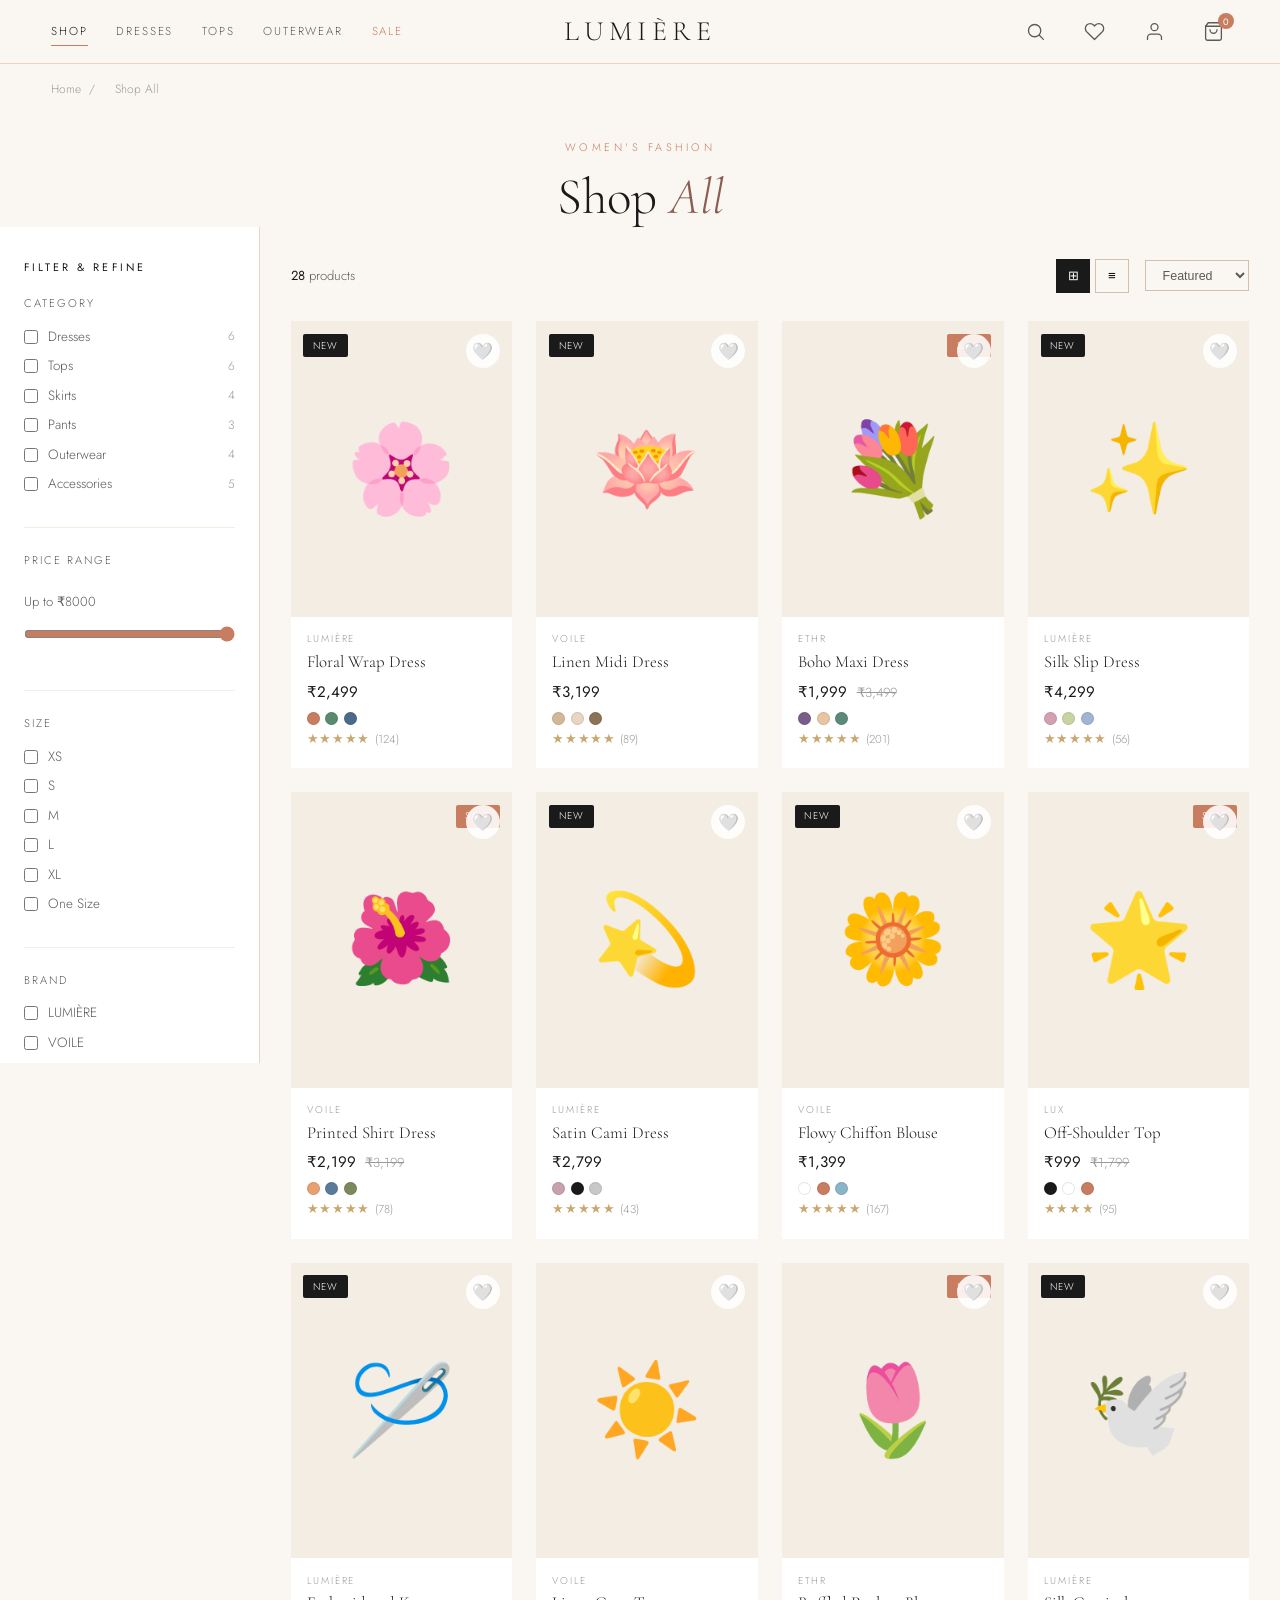
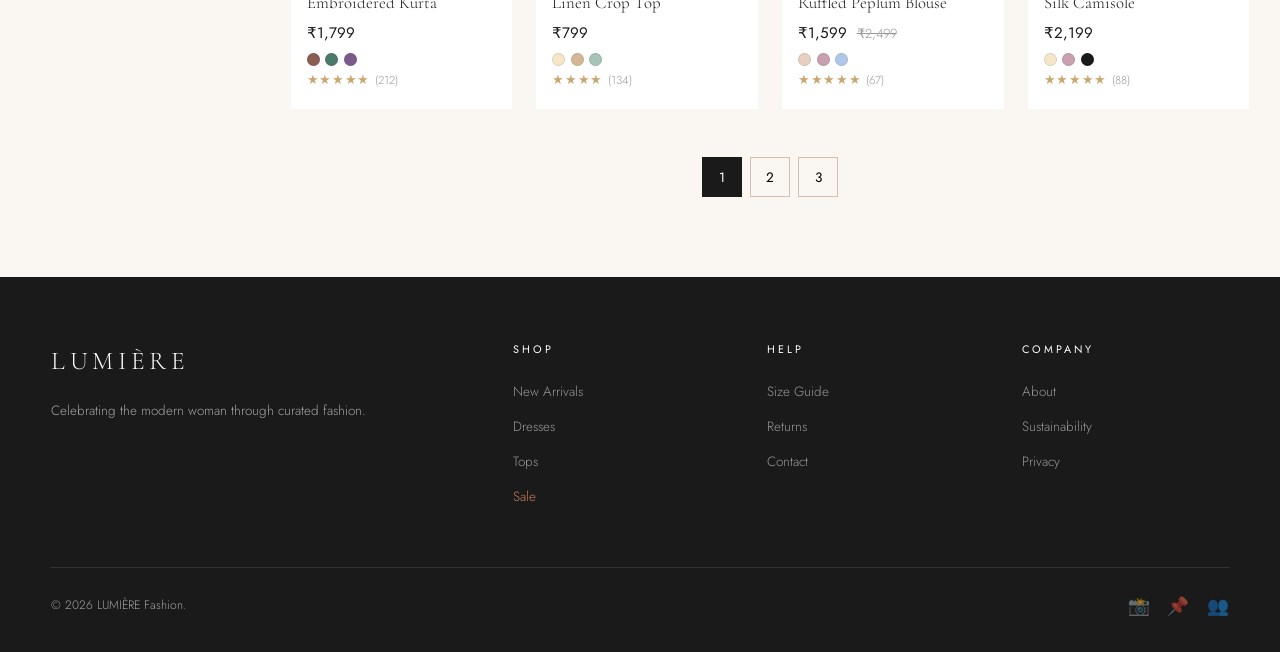
<file: shop.html>
<!DOCTYPE html>
<html lang="en">
<head>
  <!-- Google Tag Manager -->
<script>(function(w,d,s,l,i){w[l]=w[l]||[];w[l].push({'gtm.start':
new Date().getTime(),event:'gtm.js'});var f=d.getElementsByTagName(s)[0],
j=d.createElement(s),dl=l!='dataLayer'?'&l='+l:'';j.async=true;j.src=
'https://www.googletagmanager.com/gtm.js?id='+i+dl;f.parentNode.insertBefore(j,f);
})(window,document,'script','dataLayer','GTM-MCD2RFW5');</script>
<!-- End Google Tag Manager -->
<!-- Google tag (gtag.js) -->
<script async src="https://www.googletagmanager.com/gtag/js?id=G-DL7ZBYCCJW"></script>
<script>
  window.dataLayer = window.dataLayer || [];
  function gtag(){dataLayer.push(arguments);}
  gtag('js', new Date());

  gtag('config', 'G-DL7ZBYCCJW');
</script>
  <meta charset="UTF-8"/>
  <meta name="viewport" content="width=device-width, initial-scale=1.0"/>
  <title>Shop — LUMIÈRE</title>
  <style>
/* ─── LUMIÈRE DESIGN SYSTEM ─── */
@import url('https://fonts.googleapis.com/css2?family=Cormorant+Garamond:ital,wght@0,300;0,400;0,500;0,600;1,300;1,400;1,500&family=Jost:wght@200;300;400;500&display=swap');

*, *::before, *::after { box-sizing: border-box; margin: 0; padding: 0; }

:root {
  --cream:   #faf7f2;
  --cream2:  #f3ede4;
  --blush:   #e8d5c4;
  --blush2:  #d4bfaa;
  --rose:    #c97d60;
  --rose2:   #b56a4e;
  --accent:  #8b5e52;
  --dark:    #1a1a1a;
  --mid:     #5a5a5a;
  --light:   #9a9a9a;
  --white:   #ffffff;
  --gold:    #c8a870;
  --font-serif: 'Cormorant Garamond', Georgia, serif;
  --font-sans:  'Jost', sans-serif;
  --ease: cubic-bezier(.4,0,.2,1);
}

html { scroll-behavior: smooth; }
body { font-family: var(--font-sans); background: var(--cream); color: var(--dark); font-weight: 300; line-height: 1.6; -webkit-font-smoothing: antialiased; }
a { text-decoration: none; color: inherit; }
button { font-family: var(--font-sans); }
img { max-width: 100%; }

/* ─── TOAST ─── */
.toast {
  position: fixed; bottom: 2rem; right: 2rem; z-index: 9999;
  background: var(--dark); color: #fff;
  padding: .8rem 1.6rem; font-size: .82rem; letter-spacing: .06em;
  border-radius: 3px; opacity: 0; pointer-events: none;
  transform: translateY(8px);
  transition: opacity .3s, transform .3s;
}
.toast.show { opacity: 1; transform: translateY(0); pointer-events: all; }
.toast.error { background: #b04040; }

/* ─── NAV ─── */
.navbar {
  position: sticky; top: 0; z-index: 500;
  background: var(--cream); border-bottom: 1px solid var(--blush);
  display: grid; grid-template-columns: 1fr auto 1fr;
  align-items: center; padding: 0 4%; height: 64px;
  transition: box-shadow .3s;
}
.navbar.scrolled { box-shadow: 0 2px 20px rgba(0,0,0,.07); }
.nav-left, .nav-right { display: flex; align-items: center; gap: 1.8rem; }
.nav-right { justify-content: flex-end; }
.nav-logo {
  font-family: var(--font-serif); font-size: 1.75rem; letter-spacing: .18em;
  font-weight: 300; color: var(--dark); white-space: nowrap;
}
.nav-link {
  font-size: .72rem; letter-spacing: .16em; text-transform: uppercase;
  color: var(--mid); transition: color .2s; position: relative; padding: .2rem 0;
}
.nav-link::after {
  content: ''; position: absolute; bottom: -2px; left: 0; right: 0;
  height: 1px; background: var(--rose); transform: scaleX(0);
  transition: transform .25s var(--ease); transform-origin: left;
}
.nav-link:hover, .nav-link.active { color: var(--dark); }
.nav-link:hover::after, .nav-link.active::after { transform: scaleX(1); }
.nav-icon {
  background: none; border: none; cursor: pointer; padding: .3rem;
  position: relative; display: flex; align-items: center; justify-content: center;
}
.nav-icon svg { width: 21px; height: 21px; stroke: var(--mid); stroke-width: 1.5; fill: none; transition: stroke .2s; }
.nav-icon:hover svg { stroke: var(--dark); }
.cart-badge {
  position: absolute; top: -3px; right: -5px;
  background: var(--rose); color: #fff;
  font-size: .58rem; min-width: 16px; height: 16px;
  border-radius: 8px; display: flex; align-items: center; justify-content: center; padding: 0 3px;
}

/* ─── SEARCH DROPDOWN ─── */
.search-dropdown {
  position: fixed; top: 64px; left: 0; right: 0;
  background: var(--cream); border-bottom: 1px solid var(--blush);
  padding: 1.2rem 4%; z-index: 499;
  transform: translateY(-10px); opacity: 0; pointer-events: none;
  transition: all .25s var(--ease);
}
.search-dropdown.open { transform: translateY(0); opacity: 1; pointer-events: all; }
.search-inner { display: flex; gap: 1rem; max-width: 600px; margin: 0 auto; }
.search-input {
  flex: 1; border: 1px solid var(--blush2); background: #fff;
  padding: .65rem 1.2rem; font-family: var(--font-sans); font-size: .9rem;
  outline: none; border-radius: 2px; transition: border-color .2s;
}
.search-input:focus { border-color: var(--rose); }
.btn-sm {
  background: var(--dark); color: #fff; border: none;
  padding: .65rem 1.4rem; cursor: pointer; font-size: .75rem;
  letter-spacing: .12em; text-transform: uppercase; border-radius: 2px; transition: background .2s;
}
.btn-sm:hover { background: var(--rose); }

/* ─── CART SIDEBAR ─── */
.cart-overlay {
  position: fixed; inset: 0; background: rgba(0,0,0,.45); z-index: 600;
  opacity: 0; pointer-events: none; transition: opacity .3s;
}
.cart-overlay.open { opacity: 1; pointer-events: all; }
.cart-sidebar {
  position: fixed; right: 0; top: 0; bottom: 0;
  width: min(430px, 96vw); background: #fff; z-index: 700;
  transform: translateX(100%); transition: transform .38s var(--ease);
  display: flex; flex-direction: column;
}
.cart-sidebar.open { transform: translateX(0); }
.cart-head {
  display: flex; justify-content: space-between; align-items: center;
  padding: 1.5rem 1.8rem; border-bottom: 1px solid var(--cream2);
}
.cart-head h3 { font-family: var(--font-serif); font-size: 1.5rem; font-weight: 400; }
.cart-close { background: none; border: none; font-size: 1.4rem; cursor: pointer; color: var(--mid); line-height: 1; }
.cart-body { flex: 1; overflow-y: auto; padding: 1rem 1.8rem; }
.cart-empty-msg { text-align: center; color: var(--light); padding: 3rem 0; font-size: .9rem; }
.cart-empty-msg a { color: var(--rose); border-bottom: 1px solid var(--rose); }
.cart-item { display: flex; gap: 1rem; padding: 1rem 0; border-bottom: 1px solid var(--cream2); }
.cart-item-thumb {
  width: 72px; height: 90px; background: var(--cream2); border-radius: 2px;
  flex-shrink: 0; display: flex; align-items: center; justify-content: center; font-size: 2.2rem;
}
.cart-item-info { flex: 1; min-width: 0; }
.cart-item-brand { font-size: .65rem; letter-spacing: .18em; text-transform: uppercase; color: var(--light); }
.cart-item-name { font-family: var(--font-serif); font-size: 1rem; margin: .2rem 0 .3rem; white-space: nowrap; overflow: hidden; text-overflow: ellipsis; }
.cart-item-size { font-size: .75rem; color: var(--light); }
.cart-qty-row { display: flex; align-items: center; gap: .5rem; margin-top: .5rem; }
.qty-btn {
  background: var(--cream2); border: none; width: 26px; height: 26px;
  cursor: pointer; border-radius: 2px; font-size: 1rem; display: flex; align-items: center; justify-content: center; transition: background .15s;
}
.qty-btn:hover { background: var(--blush); }
.qty-val { font-size: .9rem; min-width: 22px; text-align: center; }
.cart-item-remove { background: none; border: none; color: var(--light); cursor: pointer; font-size: .72rem; margin-left: auto; }
.cart-item-remove:hover { color: var(--rose); }
.cart-item-price { font-size: .95rem; font-weight: 400; align-self: center; }
.cart-foot { padding: 1.5rem 1.8rem; border-top: 1px solid var(--blush); }
.cart-subtotal { display: flex; justify-content: space-between; margin-bottom: .5rem; font-size: .9rem; }
.cart-subtotal .val { font-weight: 400; }
.cart-shipping { font-size: .75rem; color: var(--light); text-align: right; margin-bottom: 1.2rem; }
.btn-checkout {
  width: 100%; padding: 1rem; background: var(--dark); color: #fff; border: none;
  font-family: var(--font-sans); font-size: .78rem; letter-spacing: .2em;
  text-transform: uppercase; cursor: pointer; transition: background .2s;
}
.btn-checkout:hover { background: var(--rose); }
.btn-view-cart {
  width: 100%; padding: .8rem; background: transparent; color: var(--dark);
  border: 1px solid var(--blush2); font-family: var(--font-sans); font-size: .75rem;
  letter-spacing: .15em; text-transform: uppercase; cursor: pointer; margin-top: .7rem; transition: all .2s;
}
.btn-view-cart:hover { border-color: var(--dark); }

/* ─── MARQUEE ─── */
.marquee-bar {
  background: var(--dark); padding: .65rem 0; overflow: hidden; white-space: nowrap;
}
.marquee-track { display: inline-block; animation: marquee 28s linear infinite; }
.marquee-track span { color: rgba(255,255,255,.65); font-size: .7rem; letter-spacing: .22em; text-transform: uppercase; margin: 0 2.5rem; }
.marquee-track span.dot { color: var(--rose); }
@keyframes marquee { from { transform: translateX(0); } to { transform: translateX(-50%); } }

/* ─── BUTTONS ─── */
.btn-primary {
  background: var(--dark); color: #fff; border: none;
  padding: .9rem 2.4rem; cursor: pointer;
  font-family: var(--font-sans); font-size: .75rem; letter-spacing: .18em; text-transform: uppercase;
  transition: background .2s, transform .15s; display: inline-block;
}
.btn-primary:hover { background: var(--accent); transform: translateY(-1px); }
.btn-outline {
  background: transparent; color: var(--dark); border: 1px solid currentColor;
  padding: .9rem 2.4rem; cursor: pointer;
  font-family: var(--font-sans); font-size: .75rem; letter-spacing: .18em; text-transform: uppercase;
  transition: all .2s; display: inline-block;
}
.btn-outline:hover { background: var(--dark); color: #fff; }
.btn-rose {
  background: var(--rose); color: #fff; border: none;
  padding: .85rem 2.2rem; cursor: pointer;
  font-family: var(--font-sans); font-size: .75rem; letter-spacing: .18em; text-transform: uppercase;
  transition: background .2s; display: inline-block;
}
.btn-rose:hover { background: var(--rose2); }

/* ─── PRODUCT CARD ─── */
.product-card {
  background: #fff; cursor: pointer; position: relative;
  transition: transform .25s var(--ease), box-shadow .25s var(--ease);
}
.product-card:hover { transform: translateY(-5px); box-shadow: 0 16px 48px rgba(0,0,0,.1); }
.product-img {
  aspect-ratio: 3/4; background: var(--cream2); overflow: hidden;
  display: flex; align-items: center; justify-content: center; font-size: 5.5rem;
  position: relative;
}
.product-badge {
  position: absolute; top: .8rem; left: .8rem;
  font-size: .62rem; letter-spacing: .12em; text-transform: uppercase;
  padding: .22rem .6rem; border-radius: 2px;
}
.badge-new { background: var(--dark); color: #fff; }
.badge-sale { background: var(--rose); color: #fff; }
.wish-btn {
  position: absolute; top: .8rem; right: .8rem;
  width: 34px; height: 34px; border-radius: 50%; background: rgba(255,255,255,.88);
  border: none; cursor: pointer; font-size: 1.05rem; display: flex;
  align-items: center; justify-content: center; transition: transform .2s, background .2s;
}
.wish-btn:hover { transform: scale(1.12); background: #fff; }
.quick-add {
  position: absolute; bottom: 0; left: 0; right: 0;
  background: rgba(26,26,26,.9); color: #fff; border: none; cursor: pointer;
  padding: .75rem; font-family: var(--font-sans); font-size: .72rem;
  letter-spacing: .15em; text-transform: uppercase; opacity: 0;
  transform: translateY(4px); transition: opacity .2s, transform .2s;
}
.product-card:hover .quick-add { opacity: 1; transform: translateY(0); }
.product-info { padding: .9rem 1rem 1.1rem; }
.product-brand { font-size: .62rem; letter-spacing: .2em; text-transform: uppercase; color: var(--light); }
.product-name { font-family: var(--font-serif); font-size: 1.05rem; margin: .25rem 0 .4rem; line-height: 1.3; }
.product-prices { display: flex; gap: .6rem; align-items: baseline; }
.price-cur { font-size: .95rem; font-weight: 400; }
.price-old { font-size: .82rem; color: var(--light); text-decoration: line-through; }
.product-colors { display: flex; gap: .35rem; margin-top: .5rem; }
.color-swatch {
  width: 13px; height: 13px; border-radius: 50%;
  border: 1.5px solid rgba(0,0,0,.1); cursor: pointer; transition: transform .15s;
}
.color-swatch:hover { transform: scale(1.25); }

/* ─── STARS ─── */
.stars { color: var(--gold); font-size: .8rem; letter-spacing: .05em; }
.stars-count { font-size: .72rem; color: var(--light); margin-left: .3rem; }

/* ─── SECTION HEADER ─── */
.sec-head { text-align: center; padding: 4rem 1rem 2.5rem; }
.sec-eyebrow { font-size: .68rem; letter-spacing: .32em; text-transform: uppercase; color: var(--rose); margin-bottom: .7rem; }
.sec-title { font-family: var(--font-serif); font-size: clamp(1.9rem, 4vw, 3.2rem); font-weight: 300; line-height: 1.15; }
.sec-title em { font-style: italic; color: var(--accent); }
.sec-sub { color: var(--mid); margin-top: .8rem; font-size: .92rem; max-width: 480px; margin-inline: auto; }

/* ─── FOOTER ─── */
.site-footer { background: var(--dark); color: rgba(255,255,255,.6); padding: 4rem 4% 2rem; margin-top: auto; }
.footer-top { display: grid; grid-template-columns: 2fr 1fr 1fr 1fr; gap: 3rem; padding-bottom: 3rem; border-bottom: 1px solid rgba(255,255,255,.1); }
.footer-brand-logo { font-family: var(--font-serif); font-size: 1.6rem; letter-spacing: .18em; color: #fff; display: block; margin-bottom: 1rem; }
.footer-desc { font-size: .84rem; line-height: 1.9; }
.footer-col h4 { font-size: .68rem; letter-spacing: .28em; text-transform: uppercase; color: #fff; margin-bottom: 1.2rem; font-weight: 400; }
.footer-col ul { list-style: none; }
.footer-col li { margin-bottom: .6rem; }
.footer-col a { color: rgba(255,255,255,.55); font-size: .84rem; transition: color .2s; }
.footer-col a:hover { color: var(--rose); }
.footer-bottom { display: flex; justify-content: space-between; align-items: center; padding-top: 1.5rem; flex-wrap: wrap; gap: .8rem; font-size: .76rem; }
.footer-socials { display: flex; gap: 1.1rem; }
.footer-socials a { color: rgba(255,255,255,.5); font-size: 1.1rem; transition: color .2s; }
.footer-socials a:hover { color: var(--rose); }

/* ─── BREADCRUMB ─── */
.breadcrumb { padding: 1rem 4%; font-size: .75rem; color: var(--light); }
.breadcrumb a { color: var(--light); transition: color .2s; }
.breadcrumb a:hover { color: var(--rose); }
.breadcrumb span { margin: 0 .5rem; }

/* ─── MOBILE NAV ─── */
.hamburger { display: none; background: none; border: none; cursor: pointer; flex-direction: column; gap: 5px; }
.hamburger span { display: block; width: 22px; height: 1.5px; background: var(--dark); transition: all .25s; }
.mobile-nav {
  display: none; position: fixed; inset: 64px 0 0 0; background: var(--cream);
  z-index: 490; padding: 2rem 4%; overflow-y: auto; flex-direction: column; gap: 1.5rem;
}
.mobile-nav.open { display: flex; }
.mobile-nav a { font-size: 1.4rem; font-family: var(--font-serif); color: var(--dark); }

@media (max-width: 900px) {
  .nav-left .nav-link { display: none; }
  .hamburger { display: flex; }
  .footer-top { grid-template-columns: 1fr 1fr; gap: 2rem; }
}
@media (max-width: 580px) {
  .footer-top { grid-template-columns: 1fr; }
  .navbar { padding: 0 5%; }
}

</style>
  <style>
    .shop-layout { display: grid; grid-template-columns: 260px 1fr; gap: 0; min-height: 80vh; }

    /* ─── SIDEBAR ─── */
    .filter-sidebar {
      background: #fff; border-right: 1px solid var(--blush);
      padding: 2rem 1.5rem; position: sticky; top: 64px;
      height: calc(100vh - 64px); overflow-y: auto;
    }
    .filter-sidebar::-webkit-scrollbar { width: 4px; }
    .filter-sidebar::-webkit-scrollbar-thumb { background: var(--blush); }
    .filter-title { font-size: .68rem; letter-spacing: .28em; text-transform: uppercase; color: var(--dark); margin-bottom: 1.2rem; font-weight: 400; }
    .filter-group { margin-bottom: 2rem; }
    .filter-group-title { font-size: .7rem; letter-spacing: .18em; text-transform: uppercase; color: var(--mid); margin-bottom: .8rem; cursor: pointer; display: flex; justify-content: space-between; }
    .filter-group-title span { font-size: .8rem; color: var(--light); }
    .filter-options { display: flex; flex-direction: column; gap: .5rem; }
    .filter-check { display: flex; align-items: center; gap: .6rem; cursor: pointer; font-size: .84rem; color: var(--mid); transition: color .2s; }
    .filter-check:hover { color: var(--dark); }
    .filter-check input { accent-color: var(--rose); width: 14px; height: 14px; cursor: pointer; }
    .filter-check .check-count { margin-left: auto; color: var(--light); font-size: .75rem; }
    .price-range-wrap { padding: .5rem 0; }
    .price-display { font-size: .82rem; color: var(--mid); margin-bottom: .8rem; }
    input[type="range"] { width: 100%; accent-color: var(--rose); cursor: pointer; }
    .color-filters { display: flex; flex-wrap: wrap; gap: .5rem; margin-top: .5rem; }
    .color-filter-swatch {
      width: 26px; height: 26px; border-radius: 50%; cursor: pointer;
      border: 2.5px solid transparent; transition: border-color .15s, transform .15s;
    }
    .color-filter-swatch:hover { transform: scale(1.1); }
    .color-filter-swatch.active { border-color: var(--dark); }
    .filter-divider { border: none; border-top: 1px solid var(--cream2); margin: 1.5rem 0; }
    .clear-filters {
      width: 100%; padding: .6rem; background: transparent; border: 1px solid var(--blush2);
      cursor: pointer; font-size: .72rem; letter-spacing: .12em; text-transform: uppercase;
      color: var(--mid); transition: all .2s;
    }
    .clear-filters:hover { border-color: var(--rose); color: var(--rose); }

    /* ─── MAIN AREA ─── */
    .shop-main { padding: 2rem 3% 5rem; }
    .shop-topbar {
      display: flex; align-items: center; justify-content: space-between;
      margin-bottom: 1.8rem; flex-wrap: wrap; gap: 1rem;
    }
    .shop-count { font-size: .82rem; color: var(--mid); }
    .shop-count strong { color: var(--dark); font-weight: 400; }
    .sort-bar { display: flex; align-items: center; gap: 1rem; flex-wrap: wrap; }
    .active-filters { display: flex; gap: .5rem; flex-wrap: wrap; }
    .active-filter-tag {
      background: var(--cream2); border: 1px solid var(--blush2);
      padding: .3rem .8rem; font-size: .72rem; letter-spacing: .08em;
      display: flex; align-items: center; gap: .4rem; cursor: pointer; transition: background .15s;
    }
    .active-filter-tag:hover { background: var(--blush); }
    .view-toggle { display: flex; gap: .3rem; }
    .view-btn {
      background: transparent; border: 1px solid var(--blush2);
      width: 34px; height: 34px; cursor: pointer; display: flex;
      align-items: center; justify-content: center; transition: all .15s;
    }
    .view-btn.active, .view-btn:hover { background: var(--dark); border-color: var(--dark); color: #fff; }
    .sort-select {
      border: 1px solid var(--blush2); background: transparent; padding: .4rem .8rem;
      font-size: .78rem; color: var(--mid); cursor: pointer; outline: none;
    }

    /* ─── GRID / LIST ─── */
    .products-grid { display: grid; grid-template-columns: repeat(auto-fill, minmax(220px, 1fr)); gap: 1.5rem; }
    .products-grid.list-view { grid-template-columns: 1fr; }
    .products-grid.list-view .product-card { display: grid; grid-template-columns: 180px 1fr; }
    .products-grid.list-view .product-img { aspect-ratio: auto; height: 220px; }
    .products-grid.list-view .product-info { padding: 1.5rem 2rem; display: flex; flex-direction: column; justify-content: center; }

    /* ─── PAGINATION ─── */
    .pagination { display: flex; justify-content: center; gap: .5rem; padding-top: 3rem; }
    .page-btn {
      width: 40px; height: 40px; border: 1px solid var(--blush2);
      background: transparent; cursor: pointer; font-size: .85rem;
      transition: all .15s; display: flex; align-items: center; justify-content: center;
    }
    .page-btn.active { background: var(--dark); border-color: var(--dark); color: #fff; }
    .page-btn:hover:not(.active) { border-color: var(--rose); color: var(--rose); }

    /* ─── EMPTY ─── */
    .empty-state { text-align: center; padding: 5rem 0; color: var(--light); }
    .empty-state h3 { font-family: var(--font-serif); font-size: 1.8rem; font-weight: 300; color: var(--mid); margin-bottom: 1rem; }

    @media (max-width: 860px) {
      .shop-layout { grid-template-columns: 1fr; }
      .filter-sidebar { position: static; height: auto; display: none; }
      .filter-sidebar.mobile-open { display: block; }
      .mobile-filter-btn {
        display: flex; align-items: center; gap: .5rem;
        background: var(--dark); color: #fff; border: none;
        padding: .6rem 1.2rem; cursor: pointer; font-size: .75rem;
        letter-spacing: .12em; text-transform: uppercase;
      }
    }
    @media (min-width: 861px) {
      .mobile-filter-btn { display: none; }
    }
  </style>
</head>
<body>
 <!-- Google Tag Manager (noscript) -->
<noscript><iframe src="https://www.googletagmanager.com/ns.html?id=GTM-MCD2RFW5"
height="0" width="0" style="display:none;visibility:hidden"></iframe></noscript>
<!-- End Google Tag Manager (noscript) -->

<nav class="navbar" id="navbar">
  <div class="nav-left">
    <button class="hamburger" onclick="toggleMenu()"><span></span><span></span><span></span></button>
    <a href="shop.html" class="nav-link active">Shop</a>
    <a href="shop.html?cat=Dresses" class="nav-link">Dresses</a>
    <a href="shop.html?cat=Tops" class="nav-link">Tops</a>
    <a href="shop.html?cat=Outerwear" class="nav-link">Outerwear</a>
    <a href="shop.html?sale=1" class="nav-link" style="color:var(--rose)">Sale</a>
  </div>
  <a href="index.html" class="nav-logo">LUMIÈRE</a>
  <div class="nav-right">
    <button class="nav-icon" id="searchToggle"><svg viewBox="0 0 24 24" stroke-linecap="round" stroke-linejoin="round"><circle cx="11" cy="11" r="7"/><line x1="21" y1="21" x2="16.65" y2="16.65"/></svg></button>
    <a href="wishlist.html" class="nav-icon"><svg viewBox="0 0 24 24" stroke-linecap="round" stroke-linejoin="round"><path d="M20.84 4.61a5.5 5.5 0 0 0-7.78 0L12 5.67l-1.06-1.06a5.5 5.5 0 0 0-7.78 7.78l1.06 1.06L12 21.23l7.78-7.78 1.06-1.06a5.5 5.5 0 0 0 0-7.78z"/></svg></a>
    <a href="account.html" class="nav-icon"><svg viewBox="0 0 24 24" stroke-linecap="round" stroke-linejoin="round"><path d="M20 21v-2a4 4 0 0 0-4-4H8a4 4 0 0 0-4 4v2"/><circle cx="12" cy="7" r="4"/></svg></a>
    <button class="nav-icon" id="cartToggle"><svg viewBox="0 0 24 24" stroke-linecap="round" stroke-linejoin="round"><path d="M6 2L3 6v14a2 2 0 0 0 2 2h14a2 2 0 0 0 2-2V6l-3-4z"/><line x1="3" y1="6" x2="21" y2="6"/><path d="M16 10a4 4 0 0 1-8 0"/></svg><span class="cart-badge">0</span></button>
  </div>
</nav>
<div class="mobile-nav" id="mobileNav">
  <a href="index.html">Home</a><a href="shop.html">Shop All</a>
  <a href="shop.html?cat=Dresses">Dresses</a><a href="shop.html?cat=Tops">Tops</a>
  <a href="shop.html?cat=Skirts">Skirts</a><a href="shop.html?cat=Outerwear">Outerwear</a>
  <a href="shop.html?cat=Accessories">Accessories</a>
  <a href="shop.html?sale=1" style="color:var(--rose)">Sale</a>
  <a href="wishlist.html">Wishlist</a><a href="account.html">Account</a>
</div>
<div class="search-dropdown" id="searchDropdown">
  <div class="search-inner">
    <input type="text" class="search-input" id="searchInput" placeholder="Search…"/>
    <button class="btn-sm" onclick="doSearch()">Search</button>
  </div>
</div>

<div class="breadcrumb">
  <a href="index.html">Home</a><span>/</span>
  <span id="breadcrumbCurrent">Shop All</span>
</div>

<div class="sec-head" style="padding-top:1.5rem;padding-bottom:0;">
  <p class="sec-eyebrow" id="pageEyebrow">Women's Fashion</p>
  <h1 class="sec-title" id="pageTitle">Shop <em>All</em></h1>
</div>

<div class="shop-layout">
  <!-- FILTER SIDEBAR -->
  <aside class="filter-sidebar" id="filterSidebar">
    <p class="filter-title">Filter & Refine</p>

    <div class="filter-group">
      <p class="filter-group-title">Category</p>
      <div class="filter-options" id="catFilters"></div>
    </div>
    <hr class="filter-divider"/>

    <div class="filter-group">
      <p class="filter-group-title">Price Range</p>
      <div class="price-range-wrap">
        <p class="price-display">Up to ₹<span id="priceVal">8000</span></p>
        <input type="range" min="500" max="8000" value="8000" step="100" id="priceRange" oninput="onPriceChange(this.value)"/>
      </div>
    </div>
    <hr class="filter-divider"/>

    <div class="filter-group">
      <p class="filter-group-title">Size</p>
      <div class="filter-options" id="sizeFilters">
        <label class="filter-check"><input type="checkbox" value="XS" onchange="applyFilters()"/> XS</label>
        <label class="filter-check"><input type="checkbox" value="S" onchange="applyFilters()"/> S</label>
        <label class="filter-check"><input type="checkbox" value="M" onchange="applyFilters()"/> M</label>
        <label class="filter-check"><input type="checkbox" value="L" onchange="applyFilters()"/> L</label>
        <label class="filter-check"><input type="checkbox" value="XL" onchange="applyFilters()"/> XL</label>
        <label class="filter-check"><input type="checkbox" value="One Size" onchange="applyFilters()"/> One Size</label>
      </div>
    </div>
    <hr class="filter-divider"/>

    <div class="filter-group">
      <p class="filter-group-title">Brand</p>
      <div class="filter-options">
        <label class="filter-check"><input type="checkbox" value="LUMIÈRE" onchange="applyFilters()"/> LUMIÈRE</label>
        <label class="filter-check"><input type="checkbox" value="VOILE" onchange="applyFilters()"/> VOILE</label>
        <label class="filter-check"><input type="checkbox" value="LUX" onchange="applyFilters()"/> LUX</label>
        <label class="filter-check"><input type="checkbox" value="ETHR" onchange="applyFilters()"/> ETHR</label>
      </div>
    </div>
    <hr class="filter-divider"/>

    <button class="clear-filters" onclick="clearFilters()">Clear All Filters</button>
  </aside>

  <!-- MAIN -->
  <main class="shop-main">
    <div class="shop-topbar">
      <div style="display:flex;gap:.8rem;align-items:center;flex-wrap:wrap;">
        <button class="mobile-filter-btn" onclick="document.getElementById('filterSidebar').classList.toggle('mobile-open')">⚙ Filters</button>
        <span class="shop-count"><strong id="resultCount">0</strong> products</span>
        <div class="active-filters" id="activeFiltersBar"></div>
      </div>
      <div class="sort-bar">
        <div class="view-toggle">
          <button class="view-btn active" onclick="setView('grid',this)" title="Grid">⊞</button>
          <button class="view-btn" onclick="setView('list',this)" title="List">≡</button>
        </div>
        <select class="sort-select" id="sortSelect" onchange="applyFilters()">
          <option value="default">Featured</option>
          <option value="newest">Newest</option>
          <option value="price-asc">Price ↑</option>
          <option value="price-desc">Price ↓</option>
          <option value="rating">Top Rated</option>
        </select>
      </div>
    </div>

    <div class="products-grid" id="shopGrid"></div>
    <div id="emptyState" class="empty-state" style="display:none">
      <h3>No products found</h3>
      <p>Try adjusting your filters or <a href="shop.html" style="color:var(--rose)">browse all</a>.</p>
    </div>
    <div class="pagination" id="paginationBar"></div>
  </main>
</div>

<!-- FOOTER -->
<footer class="site-footer">
  <div class="footer-top">
    <div><a class="footer-brand-logo">LUMIÈRE</a><p class="footer-desc">Celebrating the modern woman through curated fashion.</p></div>
    <div class="footer-col"><h4>Shop</h4><ul>
      <li><a href="shop.html?filter=new">New Arrivals</a></li><li><a href="shop.html?cat=Dresses">Dresses</a></li>
      <li><a href="shop.html?cat=Tops">Tops</a></li><li><a href="shop.html?sale=1" style="color:var(--rose)">Sale</a></li>
    </ul></div>
    <div class="footer-col"><h4>Help</h4><ul>
      <li><a href="#">Size Guide</a></li><li><a href="#">Returns</a></li><li><a href="#">Contact</a></li>
    </ul></div>
    <div class="footer-col"><h4>Company</h4><ul>
      <li><a href="#">About</a></li><li><a href="#">Sustainability</a></li><li><a href="#">Privacy</a></li>
    </ul></div>
  </div>
  <div class="footer-bottom"><p>© 2026 LUMIÈRE Fashion.</p>
    <div class="footer-socials"><a>📸</a><a>📌</a><a>👥</a></div>
  </div>
</footer>

<!-- CART SIDEBAR -->
<div class="cart-overlay" id="cartOverlay" onclick="closeCart()"></div>
<aside class="cart-sidebar" id="cartSidebar">
  <div class="cart-head"><h3>Your Bag (<span id="cartItemCount">0</span>)</h3><button class="cart-close" onclick="closeCart()">✕</button></div>
  <div class="cart-body" id="cartBody"></div>
  <div class="cart-foot" id="cartFoot" style="display:none">
    <div class="cart-subtotal"><span>Subtotal</span><span class="val" id="cartSubtotal">₹0</span></div>
    <p class="cart-shipping">Free shipping on orders over ₹2999</p>
    <button class="btn-checkout" onclick="goCheckout()">Checkout</button>
    <a href="cart.html"><button class="btn-view-cart">View Full Cart</button></a>
  </div>
</aside>

<script>
// ─── SHARED DATA & UTILITIES ───

const PRODUCTS = [
  { id:1,  name:"Floral Wrap Dress",       brand:"LUMIÈRE",  price:2499, oldPrice:null,  category:"Dresses",   tags:["new","summer"],    emoji:"🌸", rating:4.8, reviews:124, colors:["#c97d60","#5a8a6e","#4a6a8a"], sizes:["XS","S","M","L","XL"] },
  { id:2,  name:"Linen Midi Dress",         brand:"VOILE",    price:3199, oldPrice:null,  category:"Dresses",   tags:["new","linen"],      emoji:"🪷", rating:4.9, reviews:89,  colors:["#d4b896","#e8d5c4","#8b7355"], sizes:["S","M","L","XL"] },
  { id:3,  name:"Boho Maxi Dress",          brand:"ETHR",     price:1999, oldPrice:3499,  category:"Dresses",   tags:["sale","boho"],      emoji:"💐", rating:4.5, reviews:201, colors:["#7a5c8a","#e8c4a0","#5a8a7a"], sizes:["XS","S","M","L"] },
  { id:4,  name:"Silk Slip Dress",          brand:"LUMIÈRE",  price:4299, oldPrice:null,  category:"Dresses",   tags:["new","silk"],       emoji:"✨", rating:4.7, reviews:56,  colors:["#d4a0b0","#c8d4a0","#a0b4d4"], sizes:["XS","S","M"] },
  { id:5,  name:"Printed Shirt Dress",      brand:"VOILE",    price:2199, oldPrice:3199,  category:"Dresses",   tags:["sale","print"],     emoji:"🌺", rating:4.6, reviews:78,  colors:["#e8a070","#5a7a9a","#7a8a5a"], sizes:["S","M","L","XL"] },
  { id:6,  name:"Satin Cami Dress",         brand:"LUMIÈRE",  price:2799, oldPrice:null,  category:"Dresses",   tags:["new","satin"],      emoji:"💫", rating:4.9, reviews:43,  colors:["#c8a0b0","#1a1a1a","#c8c8c8"], sizes:["XS","S","M","L"] },
  { id:7,  name:"Flowy Chiffon Blouse",     brand:"VOILE",    price:1399, oldPrice:null,  category:"Tops",      tags:["new","chiffon"],    emoji:"🌼", rating:4.6, reviews:167, colors:["#fff","#c97d60","#8ab4c8"],     sizes:["XS","S","M","L","XL"] },
  { id:8,  name:"Off-Shoulder Top",         brand:"LUX",      price:999,  oldPrice:1799,  category:"Tops",      tags:["sale"],             emoji:"🌟", rating:4.3, reviews:95,  colors:["#1a1a1a","#fff","#c97d60"],     sizes:["S","M","L"] },
  { id:9,  name:"Embroidered Kurta",        brand:"LUMIÈRE",  price:1799, oldPrice:null,  category:"Tops",      tags:["new","ethnic"],     emoji:"🪡", rating:4.8, reviews:212, colors:["#8b5e52","#4a7a6a","#7a5a8a"], sizes:["XS","S","M","L","XL"] },
  { id:10, name:"Linen Crop Top",           brand:"VOILE",    price:799,  oldPrice:null,  category:"Tops",      tags:["summer","linen"],   emoji:"☀️", rating:4.4, reviews:134, colors:["#f5e6c8","#d4b896","#a8c4b8"], sizes:["XS","S","M","L"] },
  { id:11, name:"Ruffled Peplum Blouse",    brand:"ETHR",     price:1599, oldPrice:2499,  category:"Tops",      tags:["sale"],             emoji:"🌷", rating:4.5, reviews:67,  colors:["#e8d0c0","#c8a0b0","#b0c8e8"], sizes:["S","M","L","XL"] },
  { id:12, name:"Silk Camisole",            brand:"LUMIÈRE",  price:2199, oldPrice:null,  category:"Tops",      tags:["new","silk"],       emoji:"🕊️", rating:4.7, reviews:88,  colors:["#f5e6c8","#c8a0b0","#1a1a1a"], sizes:["XS","S","M","L"] },
  { id:13, name:"Pleated Midi Skirt",       brand:"LUX",      price:1599, oldPrice:null,  category:"Skirts",    tags:["new"],              emoji:"🌀", rating:4.6, reviews:98,  colors:["#b8a898","#5a6a8a","#8a7a6a"], sizes:["XS","S","M","L","XL"] },
  { id:14, name:"Printed Wrap Skirt",       brand:"VOILE",    price:1099, oldPrice:1899,  category:"Skirts",    tags:["sale","print"],     emoji:"🌿", rating:4.4, reviews:76,  colors:["#6a8a6a","#c8a870","#a87a8a"], sizes:["S","M","L"] },
  { id:15, name:"Denim Mini Skirt",         brand:"ETHR",     price:1299, oldPrice:null,  category:"Skirts",    tags:["summer","denim"],   emoji:"💙", rating:4.5, reviews:143, colors:["#4a6a8a","#2a4a6a","#7a8a9a"], sizes:["XS","S","M","L"] },
  { id:16, name:"Satin Maxi Skirt",         brand:"LUMIÈRE",  price:2999, oldPrice:null,  category:"Skirts",    tags:["new","satin"],      emoji:"🌙", rating:4.8, reviews:52,  colors:["#d4a0b0","#c8d4a0","#a0b4d4"], sizes:["XS","S","M","L"] },
  { id:17, name:"Wide-Leg Palazzo",         brand:"ETHR",     price:1299, oldPrice:2199,  category:"Pants",     tags:["sale"],             emoji:"🎋", rating:4.3, reviews:109, colors:["#1a1a1a","#c8d4e8","#e8d4c8"], sizes:["S","M","L","XL"] },
  { id:18, name:"Denim Flare Jeans",        brand:"LUMIÈRE",  price:2299, oldPrice:null,  category:"Pants",     tags:["denim"],            emoji:"👖", rating:4.6, reviews:187, colors:["#4a6a8a","#2a4a6a","#7a8a9a"], sizes:["XS","S","M","L","XL"] },
  { id:19, name:"Linen Wide Trousers",      brand:"VOILE",    price:1899, oldPrice:null,  category:"Pants",     tags:["new","linen"],      emoji:"🌾", rating:4.7, reviews:73,  colors:["#f5e6c8","#d4b896","#8a7a6a"], sizes:["XS","S","M","L"] },
  { id:20, name:"Tailored Blazer",          brand:"LUX",      price:3999, oldPrice:null,  category:"Outerwear", tags:["new"],              emoji:"🧥", rating:4.9, reviews:61,  colors:["#1a1a1a","#8b7a6a","#5a6a5a"], sizes:["XS","S","M","L","XL"] },
  { id:21, name:"Trench Coat",              brand:"ETHR",     price:4999, oldPrice:7999,  category:"Outerwear", tags:["sale"],             emoji:"🌧️", rating:4.7, reviews:94,  colors:["#c8a870","#8a7a6a","#1a1a1a"], sizes:["S","M","L","XL"] },
  { id:22, name:"Quilted Jacket",           brand:"LUMIÈRE",  price:2799, oldPrice:null,  category:"Outerwear", tags:["new"],              emoji:"🪶", rating:4.5, reviews:48,  colors:["#8a9aaa","#c8a870","#9a6a6a"], sizes:["XS","S","M","L"] },
  { id:23, name:"Velvet Blazer",            brand:"LUX",      price:4499, oldPrice:6499,  category:"Outerwear", tags:["sale","velvet"],    emoji:"🍷", rating:4.8, reviews:37,  colors:["#6a3a5a","#1a1a1a","#8a5a3a"], sizes:["XS","S","M","L"] },
  { id:24, name:"Pearl Drop Earrings",      brand:"LUMIÈRE",  price:899,  oldPrice:null,  category:"Accessories",tags:["new","jewellery"], emoji:"🌕", rating:4.9, reviews:203, colors:["#fff","#f5e6c8"],               sizes:["One Size"] },
  { id:25, name:"Silk Scarf",              brand:"VOILE",    price:1299, oldPrice:null,  category:"Accessories",tags:["new","silk"],      emoji:"🎀", rating:4.7, reviews:145, colors:["#c97d60","#5a8a7a","#7a5a8a"], sizes:["One Size"] },
  { id:26, name:"Woven Tote Bag",          brand:"ETHR",     price:2199, oldPrice:3299,  category:"Accessories",tags:["sale","bag"],      emoji:"👜", rating:4.6, reviews:89,  colors:["#c8a870","#8a7a6a","#1a1a1a"], sizes:["One Size"] },
  { id:27, name:"Embroidered Clutch",      brand:"LUX",      price:1799, oldPrice:null,  category:"Accessories",tags:["new","clutch"],    emoji:"👛", rating:4.8, reviews:56,  colors:["#c8a0b0","#8b5e52","#5a6a8a"], sizes:["One Size"] },
  { id:28, name:"Gold Layered Necklace",   brand:"LUMIÈRE",  price:1499, oldPrice:null,  category:"Accessories",tags:["new","jewellery"], emoji:"✨", rating:4.9, reviews:178, colors:["#c8a870"],                       sizes:["One Size"] },
];

// Cart & Wishlist persistence
function getCart() { try { return JSON.parse(localStorage.getItem('lum_cart') || '[]'); } catch { return []; } }
function saveCart(c) { localStorage.setItem('lum_cart', JSON.stringify(c)); }
function getWishlist() { try { return JSON.parse(localStorage.getItem('lum_wish') || '[]'); } catch { return []; } }
function saveWishlist(w) { localStorage.setItem('lum_wish', JSON.stringify(w)); }

function addToCart(id, size) {
  const p = PRODUCTS.find(x => x.id === id);
  if (!p) return;
  const cart = getCart();
  const key = id + '_' + (size || p.sizes[0]);
  const ex = cart.find(x => x.key === key);
  if (ex) ex.qty++;
  else cart.push({ key, id, name: p.name, emoji: p.emoji, price: p.price, size: size || p.sizes[0], qty: 1, brand: p.brand });
  saveCart(cart);
  updateCartBadge();
  return p;
}

function updateCartBadge() {
  const cart = getCart();
  const total = cart.reduce((s, i) => s + i.qty, 0);
  document.querySelectorAll('.cart-badge').forEach(el => el.textContent = total);
}

function toggleWishlist(id) {
  const w = getWishlist();
  const idx = w.indexOf(id);
  if (idx > -1) w.splice(idx, 1); else w.push(id);
  saveWishlist(w);
  return w.includes(id);
}

function showToast(msg, type = 'success') {
  let t = document.getElementById('toast');
  if (!t) { t = document.createElement('div'); t.id = 'toast'; document.body.appendChild(t); }
  t.textContent = msg;
  t.className = 'toast show ' + type;
  clearTimeout(t._timer);
  t._timer = setTimeout(() => t.className = 'toast', 2400);
}

</script>
<script>
const PER_PAGE = 12;
let currentPage = 1;
let currentView = 'grid';
let filteredProducts = [];
let activeCat = null;

// Parse URL
const params = new URLSearchParams(location.search);
const urlCat = params.get('cat');
const urlSale = params.get('sale');
const urlNew = params.get('filter');
const urlQ = params.get('q');

function initPage() {
  // Set title
  if (urlCat) { document.getElementById('pageTitle').innerHTML = urlCat + ' <em>Collection</em>'; document.getElementById('pageEyebrow').textContent = 'Women\'s ' + urlCat; document.getElementById('breadcrumbCurrent').textContent = urlCat; activeCat = urlCat; }
  else if (urlSale) { document.getElementById('pageTitle').innerHTML = 'Sale <em>Items</em>'; document.getElementById('pageEyebrow').textContent = 'Up to 50% Off'; document.getElementById('breadcrumbCurrent').textContent = 'Sale'; }
  else if (urlNew) { document.getElementById('pageTitle').innerHTML = 'New <em>Arrivals</em>'; document.getElementById('breadcrumbCurrent').textContent = 'New Arrivals'; }
  else if (urlQ) { document.getElementById('pageTitle').innerHTML = 'Search: <em>' + urlQ + '</em>'; document.getElementById('breadcrumbCurrent').textContent = 'Search'; }

  buildCatFilters();
  if (urlCat) {
    const cb = document.querySelector(`#catFilters input[value="${urlCat}"]`);
    if (cb) cb.checked = true;
  }
  applyFilters();
}

function buildCatFilters() {
  const cats = [...new Set(PRODUCTS.map(p => p.category))];
  const wrap = document.getElementById('catFilters');
  wrap.innerHTML = cats.map(c => {
    const count = PRODUCTS.filter(p => p.category === c).length;
    return `<label class="filter-check"><input type="checkbox" value="${c}" onchange="applyFilters()"/> ${c} <span class="check-count">${count}</span></label>`;
  }).join('');
}

function getChecked(name) {
  return [...document.querySelectorAll(`#filterSidebar input[type=checkbox][value]:checked`)].map(el => el.value);
}

function applyFilters() {
  const checked = getChecked();
  const cats = checked.filter(v => ['Dresses','Tops','Skirts','Pants','Outerwear','Accessories'].includes(v));
  const sizes = checked.filter(v => ['XS','S','M','L','XL','One Size'].includes(v));
  const brands = checked.filter(v => ['LUMIÈRE','VOILE','LUX','ETHR'].includes(v));
  const maxPrice = parseInt(document.getElementById('priceRange').value);
  const sort = document.getElementById('sortSelect').value;

  let list = [...PRODUCTS];
  if (urlSale) list = list.filter(p => p.oldPrice);
  if (urlNew === 'new') list = list.filter(p => p.tags.includes('new'));
  if (urlQ) { const q = urlQ.toLowerCase(); list = list.filter(p => p.name.toLowerCase().includes(q) || p.category.toLowerCase().includes(q)); }
  if (cats.length) list = list.filter(p => cats.includes(p.category));
  if (sizes.length) list = list.filter(p => p.sizes.some(s => sizes.includes(s)));
  if (brands.length) list = list.filter(p => brands.includes(p.brand));
  list = list.filter(p => p.price <= maxPrice);

  if (sort === 'price-asc') list.sort((a,b) => a.price - b.price);
  else if (sort === 'price-desc') list.sort((a,b) => b.price - a.price);
  else if (sort === 'newest') list = list.filter(p=>p.tags.includes('new')).concat(list.filter(p=>!p.tags.includes('new')));
  else if (sort === 'rating') list.sort((a,b) => b.rating - a.rating);

  filteredProducts = list;
  currentPage = 1;
  renderPage();
  renderActiveFilters([...cats, ...sizes, ...brands]);
}

function renderPage() {
  const grid = document.getElementById('shopGrid');
  const empty = document.getElementById('emptyState');
  const start = (currentPage - 1) * PER_PAGE;
  const pageItems = filteredProducts.slice(start, start + PER_PAGE);
  document.getElementById('resultCount').textContent = filteredProducts.length;

  if (!filteredProducts.length) { grid.innerHTML = ''; empty.style.display = 'block'; } 
  else { empty.style.display = 'none'; grid.innerHTML = pageItems.map(p => productCardHTML(p)).join(''); }
  renderPagination();
}

function productCardHTML(p) {
  const w = getWishlist().includes(p.id);
  return `
    <div class="product-card" onclick="window.location='product.html?id=${p.id}'">
      <div class="product-img">
        <span>${p.emoji}</span>
        ${p.tags.includes('new') ? '<span class="product-badge badge-new">New</span>' : ''}
        ${p.oldPrice ? '<span class="product-badge badge-sale" style="left:auto;right:.8rem;">Sale</span>' : ''}
        <button class="wish-btn" onclick="event.stopPropagation();doWish(${p.id},this)">${w?'❤️':'🤍'}</button>
        <button class="quick-add" onclick="event.stopPropagation();doQuickAdd(${p.id})">Quick Add</button>
      </div>
      <div class="product-info">
        <p class="product-brand">${p.brand}</p>
        <p class="product-name">${p.name}</p>
        <div class="product-prices">
          <span class="price-cur">₹${p.price.toLocaleString()}</span>
          ${p.oldPrice?`<span class="price-old">₹${p.oldPrice.toLocaleString()}</span>`:''}
        </div>
        <div class="product-colors">${p.colors.map(c=>`<span class="color-swatch" style="background:${c}"></span>`).join('')}</div>
        <div><span class="stars">${'★'.repeat(Math.round(p.rating))}</span><span class="stars-count">(${p.reviews})</span></div>
      </div>
    </div>
  `;
}

function renderPagination() {
  const total = Math.ceil(filteredProducts.length / PER_PAGE);
  const bar = document.getElementById('paginationBar');
  if (total <= 1) { bar.innerHTML = ''; return; }
  bar.innerHTML = Array.from({length:total},(_,i) => `<button class="page-btn ${i+1===currentPage?'active':''}" onclick="goPage(${i+1})">${i+1}</button>`).join('');
}
function goPage(n) { currentPage = n; renderPage(); window.scrollTo(0, 0); }

function renderActiveFilters(tags) {
  const bar = document.getElementById('activeFiltersBar');
  if (!tags.length) { bar.innerHTML = ''; return; }
  bar.innerHTML = tags.map(t => `<span class="active-filter-tag" onclick="removeFilter('${t}')">${t} ✕</span>`).join('');
}
function removeFilter(val) {
  const cb = document.querySelector(`#filterSidebar input[value="${val}"]`);
  if (cb) { cb.checked = false; applyFilters(); }
}
function clearFilters() {
  document.querySelectorAll('#filterSidebar input[type=checkbox]').forEach(c => c.checked = false);
  document.getElementById('priceRange').value = 8000;
  document.getElementById('priceVal').textContent = '8000';
  applyFilters();
}
function onPriceChange(v) { document.getElementById('priceVal').textContent = v; applyFilters(); }
function setView(v, btn) {
  currentView = v;
  document.getElementById('shopGrid').className = 'products-grid' + (v === 'list' ? ' list-view' : '');
  document.querySelectorAll('.view-btn').forEach(b => b.classList.remove('active'));
  btn.classList.add('active');
}
function doWish(id, btn) { const added = toggleWishlist(id); btn.textContent = added?'❤️':'🤍'; showToast(added?'Added to wishlist ♥':'Removed from wishlist'); }
function doQuickAdd(id) { addToCart(id); renderCart(); openCart(); showToast('Added to bag ✓'); }

// Nav / search / cart
window.addEventListener('scroll', () => document.getElementById('navbar').classList.toggle('scrolled', window.scrollY > 30));
document.getElementById('searchToggle').addEventListener('click', () => { document.getElementById('searchDropdown').classList.toggle('open'); });
document.getElementById('searchInput').addEventListener('keypress', e => { if (e.key==='Enter') doSearch(); });
function doSearch() { const q = document.getElementById('searchInput').value.trim(); if (q) window.location.href = 'shop.html?q='+encodeURIComponent(q); }
function toggleMenu() { document.getElementById('mobileNav').classList.toggle('open'); }
document.getElementById('cartToggle').addEventListener('click', openCart);
function openCart() { renderCart(); document.getElementById('cartSidebar').classList.add('open'); document.getElementById('cartOverlay').classList.add('open'); }
function closeCart() { document.getElementById('cartSidebar').classList.remove('open'); document.getElementById('cartOverlay').classList.remove('open'); }
function goCheckout() { window.location.href = 'checkout.html'; }
function renderCart() {
  const cart = getCart();
  const body = document.getElementById('cartBody');
  const foot = document.getElementById('cartFoot');
  document.getElementById('cartItemCount').textContent = cart.reduce((s,i)=>s+i.qty,0);
  if (!cart.length) { body.innerHTML='<p class="cart-empty-msg">Your bag is empty.</p>'; foot.style.display='none'; return; }
  const total = cart.reduce((s,i)=>s+i.price*i.qty,0);
  body.innerHTML = cart.map(item => `
    <div class="cart-item">
      <div class="cart-item-thumb">${item.emoji}</div>
      <div class="cart-item-info">
        <p class="cart-item-brand">${item.brand}</p>
        <p class="cart-item-name">${item.name}</p>
        <p class="cart-item-size">Size: ${item.size}</p>
        <div class="cart-qty-row">
          <button class="qty-btn" onclick="cartQty('${item.key}',-1)">−</button>
          <span class="qty-val">${item.qty}</span>
          <button class="qty-btn" onclick="cartQty('${item.key}',1)">+</button>
          <button class="cart-item-remove" onclick="cartRemove('${item.key}')">Remove</button>
        </div>
      </div>
      <span class="cart-item-price">₹${(item.price*item.qty).toLocaleString()}</span>
    </div>`).join('');
  document.getElementById('cartSubtotal').textContent = '₹'+total.toLocaleString();
  foot.style.display = 'block';
}
function cartQty(key,d) { const cart=getCart(); const item=cart.find(x=>x.key===key); if(!item)return; item.qty+=d; if(item.qty<=0)cart.splice(cart.indexOf(item),1); saveCart(cart); updateCartBadge(); renderCart(); }
function cartRemove(key) { saveCart(getCart().filter(x=>x.key!==key)); updateCartBadge(); renderCart(); }

initPage();
updateCartBadge();
</script>
</body>
</html>
</file>
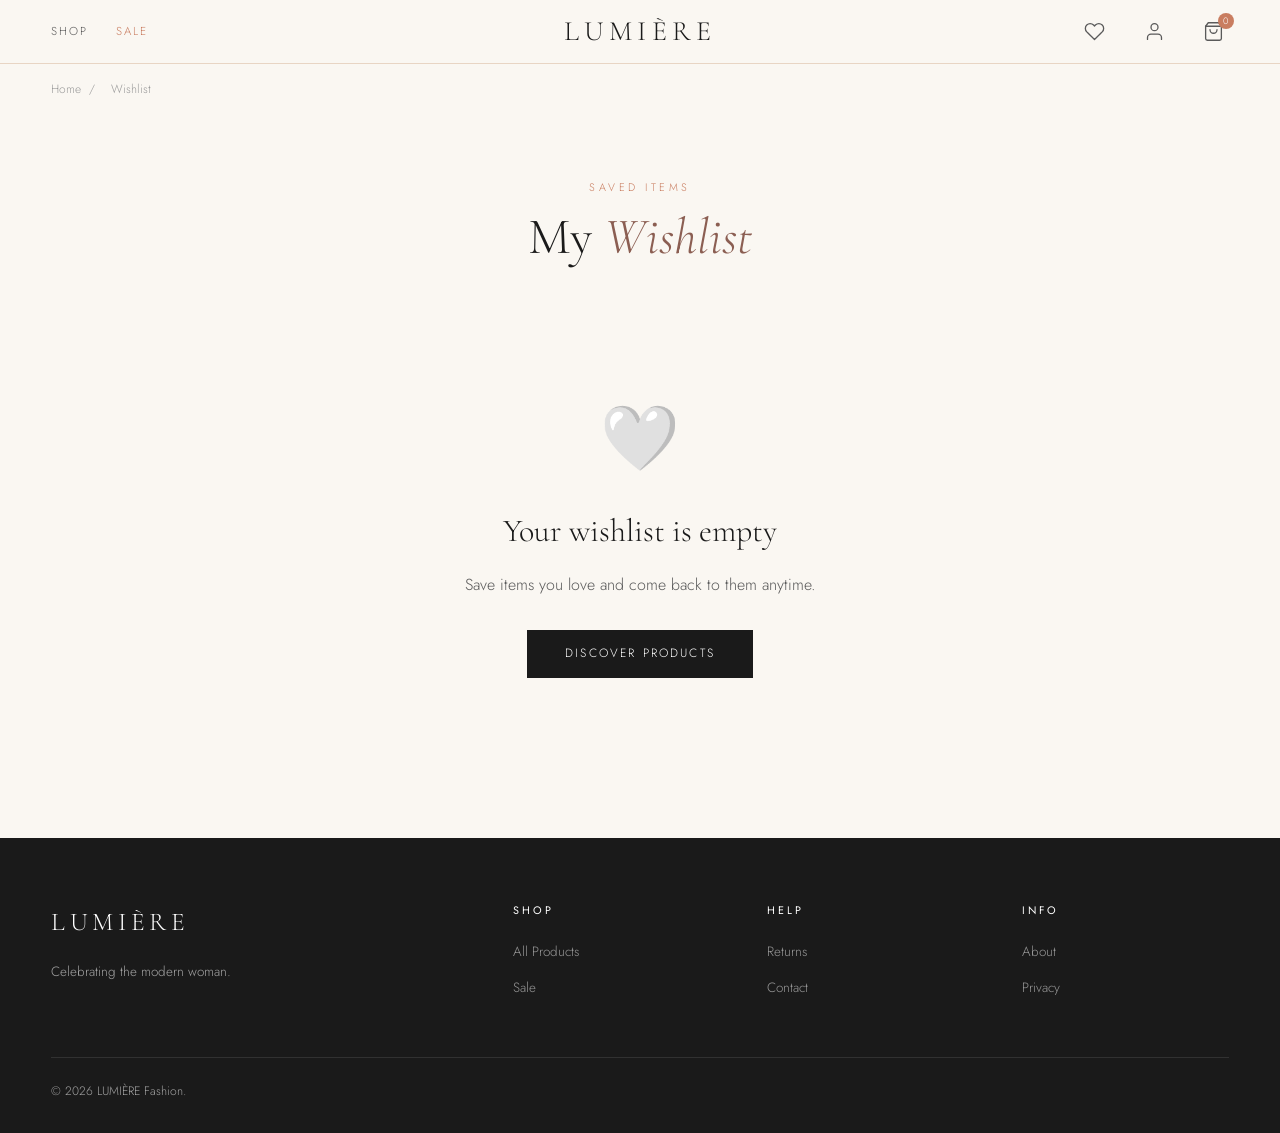
<file: wishlist.html>
<!DOCTYPE html>
<html lang="en">
<head>
  <!-- Google Tag Manager -->
<script>(function(w,d,s,l,i){w[l]=w[l]||[];w[l].push({'gtm.start':
new Date().getTime(),event:'gtm.js'});var f=d.getElementsByTagName(s)[0],
j=d.createElement(s),dl=l!='dataLayer'?'&l='+l:'';j.async=true;j.src=
'https://www.googletagmanager.com/gtm.js?id='+i+dl;f.parentNode.insertBefore(j,f);
})(window,document,'script','dataLayer','GTM-MCD2RFW5');</script>
<!-- End Google Tag Manager -->
  <!-- Google tag (gtag.js) -->
<script async src="https://www.googletagmanager.com/gtag/js?id=G-DL7ZBYCCJW"></script>
<script>
  window.dataLayer = window.dataLayer || [];
  function gtag(){dataLayer.push(arguments);}
  gtag('js', new Date());

  gtag('config', 'G-DL7ZBYCCJW');
</script>
  <meta charset="UTF-8"/>
  <meta name="viewport" content="width=device-width, initial-scale=1.0"/>
  <title>Wishlist — LUMIÈRE</title>
  <style>
/* ─── LUMIÈRE DESIGN SYSTEM ─── */
@import url('https://fonts.googleapis.com/css2?family=Cormorant+Garamond:ital,wght@0,300;0,400;0,500;0,600;1,300;1,400;1,500&family=Jost:wght@200;300;400;500&display=swap');

*, *::before, *::after { box-sizing: border-box; margin: 0; padding: 0; }

:root {
  --cream:   #faf7f2;
  --cream2:  #f3ede4;
  --blush:   #e8d5c4;
  --blush2:  #d4bfaa;
  --rose:    #c97d60;
  --rose2:   #b56a4e;
  --accent:  #8b5e52;
  --dark:    #1a1a1a;
  --mid:     #5a5a5a;
  --light:   #9a9a9a;
  --white:   #ffffff;
  --gold:    #c8a870;
  --font-serif: 'Cormorant Garamond', Georgia, serif;
  --font-sans:  'Jost', sans-serif;
  --ease: cubic-bezier(.4,0,.2,1);
}

html { scroll-behavior: smooth; }
body { font-family: var(--font-sans); background: var(--cream); color: var(--dark); font-weight: 300; line-height: 1.6; -webkit-font-smoothing: antialiased; }
a { text-decoration: none; color: inherit; }
button { font-family: var(--font-sans); }
img { max-width: 100%; }

/* ─── TOAST ─── */
.toast {
  position: fixed; bottom: 2rem; right: 2rem; z-index: 9999;
  background: var(--dark); color: #fff;
  padding: .8rem 1.6rem; font-size: .82rem; letter-spacing: .06em;
  border-radius: 3px; opacity: 0; pointer-events: none;
  transform: translateY(8px);
  transition: opacity .3s, transform .3s;
}
.toast.show { opacity: 1; transform: translateY(0); pointer-events: all; }
.toast.error { background: #b04040; }

/* ─── NAV ─── */
.navbar {
  position: sticky; top: 0; z-index: 500;
  background: var(--cream); border-bottom: 1px solid var(--blush);
  display: grid; grid-template-columns: 1fr auto 1fr;
  align-items: center; padding: 0 4%; height: 64px;
  transition: box-shadow .3s;
}
.navbar.scrolled { box-shadow: 0 2px 20px rgba(0,0,0,.07); }
.nav-left, .nav-right { display: flex; align-items: center; gap: 1.8rem; }
.nav-right { justify-content: flex-end; }
.nav-logo {
  font-family: var(--font-serif); font-size: 1.75rem; letter-spacing: .18em;
  font-weight: 300; color: var(--dark); white-space: nowrap;
}
.nav-link {
  font-size: .72rem; letter-spacing: .16em; text-transform: uppercase;
  color: var(--mid); transition: color .2s; position: relative; padding: .2rem 0;
}
.nav-link::after {
  content: ''; position: absolute; bottom: -2px; left: 0; right: 0;
  height: 1px; background: var(--rose); transform: scaleX(0);
  transition: transform .25s var(--ease); transform-origin: left;
}
.nav-link:hover, .nav-link.active { color: var(--dark); }
.nav-link:hover::after, .nav-link.active::after { transform: scaleX(1); }
.nav-icon {
  background: none; border: none; cursor: pointer; padding: .3rem;
  position: relative; display: flex; align-items: center; justify-content: center;
}
.nav-icon svg { width: 21px; height: 21px; stroke: var(--mid); stroke-width: 1.5; fill: none; transition: stroke .2s; }
.nav-icon:hover svg { stroke: var(--dark); }
.cart-badge {
  position: absolute; top: -3px; right: -5px;
  background: var(--rose); color: #fff;
  font-size: .58rem; min-width: 16px; height: 16px;
  border-radius: 8px; display: flex; align-items: center; justify-content: center; padding: 0 3px;
}

/* ─── SEARCH DROPDOWN ─── */
.search-dropdown {
  position: fixed; top: 64px; left: 0; right: 0;
  background: var(--cream); border-bottom: 1px solid var(--blush);
  padding: 1.2rem 4%; z-index: 499;
  transform: translateY(-10px); opacity: 0; pointer-events: none;
  transition: all .25s var(--ease);
}
.search-dropdown.open { transform: translateY(0); opacity: 1; pointer-events: all; }
.search-inner { display: flex; gap: 1rem; max-width: 600px; margin: 0 auto; }
.search-input {
  flex: 1; border: 1px solid var(--blush2); background: #fff;
  padding: .65rem 1.2rem; font-family: var(--font-sans); font-size: .9rem;
  outline: none; border-radius: 2px; transition: border-color .2s;
}
.search-input:focus { border-color: var(--rose); }
.btn-sm {
  background: var(--dark); color: #fff; border: none;
  padding: .65rem 1.4rem; cursor: pointer; font-size: .75rem;
  letter-spacing: .12em; text-transform: uppercase; border-radius: 2px; transition: background .2s;
}
.btn-sm:hover { background: var(--rose); }

/* ─── CART SIDEBAR ─── */
.cart-overlay {
  position: fixed; inset: 0; background: rgba(0,0,0,.45); z-index: 600;
  opacity: 0; pointer-events: none; transition: opacity .3s;
}
.cart-overlay.open { opacity: 1; pointer-events: all; }
.cart-sidebar {
  position: fixed; right: 0; top: 0; bottom: 0;
  width: min(430px, 96vw); background: #fff; z-index: 700;
  transform: translateX(100%); transition: transform .38s var(--ease);
  display: flex; flex-direction: column;
}
.cart-sidebar.open { transform: translateX(0); }
.cart-head {
  display: flex; justify-content: space-between; align-items: center;
  padding: 1.5rem 1.8rem; border-bottom: 1px solid var(--cream2);
}
.cart-head h3 { font-family: var(--font-serif); font-size: 1.5rem; font-weight: 400; }
.cart-close { background: none; border: none; font-size: 1.4rem; cursor: pointer; color: var(--mid); line-height: 1; }
.cart-body { flex: 1; overflow-y: auto; padding: 1rem 1.8rem; }
.cart-empty-msg { text-align: center; color: var(--light); padding: 3rem 0; font-size: .9rem; }
.cart-empty-msg a { color: var(--rose); border-bottom: 1px solid var(--rose); }
.cart-item { display: flex; gap: 1rem; padding: 1rem 0; border-bottom: 1px solid var(--cream2); }
.cart-item-thumb {
  width: 72px; height: 90px; background: var(--cream2); border-radius: 2px;
  flex-shrink: 0; display: flex; align-items: center; justify-content: center; font-size: 2.2rem;
}
.cart-item-info { flex: 1; min-width: 0; }
.cart-item-brand { font-size: .65rem; letter-spacing: .18em; text-transform: uppercase; color: var(--light); }
.cart-item-name { font-family: var(--font-serif); font-size: 1rem; margin: .2rem 0 .3rem; white-space: nowrap; overflow: hidden; text-overflow: ellipsis; }
.cart-item-size { font-size: .75rem; color: var(--light); }
.cart-qty-row { display: flex; align-items: center; gap: .5rem; margin-top: .5rem; }
.qty-btn {
  background: var(--cream2); border: none; width: 26px; height: 26px;
  cursor: pointer; border-radius: 2px; font-size: 1rem; display: flex; align-items: center; justify-content: center; transition: background .15s;
}
.qty-btn:hover { background: var(--blush); }
.qty-val { font-size: .9rem; min-width: 22px; text-align: center; }
.cart-item-remove { background: none; border: none; color: var(--light); cursor: pointer; font-size: .72rem; margin-left: auto; }
.cart-item-remove:hover { color: var(--rose); }
.cart-item-price { font-size: .95rem; font-weight: 400; align-self: center; }
.cart-foot { padding: 1.5rem 1.8rem; border-top: 1px solid var(--blush); }
.cart-subtotal { display: flex; justify-content: space-between; margin-bottom: .5rem; font-size: .9rem; }
.cart-subtotal .val { font-weight: 400; }
.cart-shipping { font-size: .75rem; color: var(--light); text-align: right; margin-bottom: 1.2rem; }
.btn-checkout {
  width: 100%; padding: 1rem; background: var(--dark); color: #fff; border: none;
  font-family: var(--font-sans); font-size: .78rem; letter-spacing: .2em;
  text-transform: uppercase; cursor: pointer; transition: background .2s;
}
.btn-checkout:hover { background: var(--rose); }
.btn-view-cart {
  width: 100%; padding: .8rem; background: transparent; color: var(--dark);
  border: 1px solid var(--blush2); font-family: var(--font-sans); font-size: .75rem;
  letter-spacing: .15em; text-transform: uppercase; cursor: pointer; margin-top: .7rem; transition: all .2s;
}
.btn-view-cart:hover { border-color: var(--dark); }

/* ─── MARQUEE ─── */
.marquee-bar {
  background: var(--dark); padding: .65rem 0; overflow: hidden; white-space: nowrap;
}
.marquee-track { display: inline-block; animation: marquee 28s linear infinite; }
.marquee-track span { color: rgba(255,255,255,.65); font-size: .7rem; letter-spacing: .22em; text-transform: uppercase; margin: 0 2.5rem; }
.marquee-track span.dot { color: var(--rose); }
@keyframes marquee { from { transform: translateX(0); } to { transform: translateX(-50%); } }

/* ─── BUTTONS ─── */
.btn-primary {
  background: var(--dark); color: #fff; border: none;
  padding: .9rem 2.4rem; cursor: pointer;
  font-family: var(--font-sans); font-size: .75rem; letter-spacing: .18em; text-transform: uppercase;
  transition: background .2s, transform .15s; display: inline-block;
}
.btn-primary:hover { background: var(--accent); transform: translateY(-1px); }
.btn-outline {
  background: transparent; color: var(--dark); border: 1px solid currentColor;
  padding: .9rem 2.4rem; cursor: pointer;
  font-family: var(--font-sans); font-size: .75rem; letter-spacing: .18em; text-transform: uppercase;
  transition: all .2s; display: inline-block;
}
.btn-outline:hover { background: var(--dark); color: #fff; }
.btn-rose {
  background: var(--rose); color: #fff; border: none;
  padding: .85rem 2.2rem; cursor: pointer;
  font-family: var(--font-sans); font-size: .75rem; letter-spacing: .18em; text-transform: uppercase;
  transition: background .2s; display: inline-block;
}
.btn-rose:hover { background: var(--rose2); }

/* ─── PRODUCT CARD ─── */
.product-card {
  background: #fff; cursor: pointer; position: relative;
  transition: transform .25s var(--ease), box-shadow .25s var(--ease);
}
.product-card:hover { transform: translateY(-5px); box-shadow: 0 16px 48px rgba(0,0,0,.1); }
.product-img {
  aspect-ratio: 3/4; background: var(--cream2); overflow: hidden;
  display: flex; align-items: center; justify-content: center; font-size: 5.5rem;
  position: relative;
}
.product-badge {
  position: absolute; top: .8rem; left: .8rem;
  font-size: .62rem; letter-spacing: .12em; text-transform: uppercase;
  padding: .22rem .6rem; border-radius: 2px;
}
.badge-new { background: var(--dark); color: #fff; }
.badge-sale { background: var(--rose); color: #fff; }
.wish-btn {
  position: absolute; top: .8rem; right: .8rem;
  width: 34px; height: 34px; border-radius: 50%; background: rgba(255,255,255,.88);
  border: none; cursor: pointer; font-size: 1.05rem; display: flex;
  align-items: center; justify-content: center; transition: transform .2s, background .2s;
}
.wish-btn:hover { transform: scale(1.12); background: #fff; }
.quick-add {
  position: absolute; bottom: 0; left: 0; right: 0;
  background: rgba(26,26,26,.9); color: #fff; border: none; cursor: pointer;
  padding: .75rem; font-family: var(--font-sans); font-size: .72rem;
  letter-spacing: .15em; text-transform: uppercase; opacity: 0;
  transform: translateY(4px); transition: opacity .2s, transform .2s;
}
.product-card:hover .quick-add { opacity: 1; transform: translateY(0); }
.product-info { padding: .9rem 1rem 1.1rem; }
.product-brand { font-size: .62rem; letter-spacing: .2em; text-transform: uppercase; color: var(--light); }
.product-name { font-family: var(--font-serif); font-size: 1.05rem; margin: .25rem 0 .4rem; line-height: 1.3; }
.product-prices { display: flex; gap: .6rem; align-items: baseline; }
.price-cur { font-size: .95rem; font-weight: 400; }
.price-old { font-size: .82rem; color: var(--light); text-decoration: line-through; }
.product-colors { display: flex; gap: .35rem; margin-top: .5rem; }
.color-swatch {
  width: 13px; height: 13px; border-radius: 50%;
  border: 1.5px solid rgba(0,0,0,.1); cursor: pointer; transition: transform .15s;
}
.color-swatch:hover { transform: scale(1.25); }

/* ─── STARS ─── */
.stars { color: var(--gold); font-size: .8rem; letter-spacing: .05em; }
.stars-count { font-size: .72rem; color: var(--light); margin-left: .3rem; }

/* ─── SECTION HEADER ─── */
.sec-head { text-align: center; padding: 4rem 1rem 2.5rem; }
.sec-eyebrow { font-size: .68rem; letter-spacing: .32em; text-transform: uppercase; color: var(--rose); margin-bottom: .7rem; }
.sec-title { font-family: var(--font-serif); font-size: clamp(1.9rem, 4vw, 3.2rem); font-weight: 300; line-height: 1.15; }
.sec-title em { font-style: italic; color: var(--accent); }
.sec-sub { color: var(--mid); margin-top: .8rem; font-size: .92rem; max-width: 480px; margin-inline: auto; }

/* ─── FOOTER ─── */
.site-footer { background: var(--dark); color: rgba(255,255,255,.6); padding: 4rem 4% 2rem; margin-top: auto; }
.footer-top { display: grid; grid-template-columns: 2fr 1fr 1fr 1fr; gap: 3rem; padding-bottom: 3rem; border-bottom: 1px solid rgba(255,255,255,.1); }
.footer-brand-logo { font-family: var(--font-serif); font-size: 1.6rem; letter-spacing: .18em; color: #fff; display: block; margin-bottom: 1rem; }
.footer-desc { font-size: .84rem; line-height: 1.9; }
.footer-col h4 { font-size: .68rem; letter-spacing: .28em; text-transform: uppercase; color: #fff; margin-bottom: 1.2rem; font-weight: 400; }
.footer-col ul { list-style: none; }
.footer-col li { margin-bottom: .6rem; }
.footer-col a { color: rgba(255,255,255,.55); font-size: .84rem; transition: color .2s; }
.footer-col a:hover { color: var(--rose); }
.footer-bottom { display: flex; justify-content: space-between; align-items: center; padding-top: 1.5rem; flex-wrap: wrap; gap: .8rem; font-size: .76rem; }
.footer-socials { display: flex; gap: 1.1rem; }
.footer-socials a { color: rgba(255,255,255,.5); font-size: 1.1rem; transition: color .2s; }
.footer-socials a:hover { color: var(--rose); }

/* ─── BREADCRUMB ─── */
.breadcrumb { padding: 1rem 4%; font-size: .75rem; color: var(--light); }
.breadcrumb a { color: var(--light); transition: color .2s; }
.breadcrumb a:hover { color: var(--rose); }
.breadcrumb span { margin: 0 .5rem; }

/* ─── MOBILE NAV ─── */
.hamburger { display: none; background: none; border: none; cursor: pointer; flex-direction: column; gap: 5px; }
.hamburger span { display: block; width: 22px; height: 1.5px; background: var(--dark); transition: all .25s; }
.mobile-nav {
  display: none; position: fixed; inset: 64px 0 0 0; background: var(--cream);
  z-index: 490; padding: 2rem 4%; overflow-y: auto; flex-direction: column; gap: 1.5rem;
}
.mobile-nav.open { display: flex; }
.mobile-nav a { font-size: 1.4rem; font-family: var(--font-serif); color: var(--dark); }

@media (max-width: 900px) {
  .nav-left .nav-link { display: none; }
  .hamburger { display: flex; }
  .footer-top { grid-template-columns: 1fr 1fr; gap: 2rem; }
}
@media (max-width: 580px) {
  .footer-top { grid-template-columns: 1fr; }
  .navbar { padding: 0 5%; }
}

</style>
  <style>
    .wishlist-grid { display: grid; grid-template-columns: repeat(auto-fill, minmax(240px,1fr)); gap: 1.5rem; padding: 0 4% 5rem; }
    .wish-card { background: #fff; position: relative; transition: transform .25s, box-shadow .25s; }
    .wish-card:hover { transform: translateY(-4px); box-shadow: 0 12px 40px rgba(0,0,0,.09); }
    .wish-img { aspect-ratio: 3/4; background: var(--cream2); display: flex; align-items: center; justify-content: center; font-size: 5rem; position: relative; overflow: hidden; cursor: pointer; }
    .wish-remove { position: absolute; top: .7rem; right: .7rem; background: rgba(255,255,255,.88); border: none; width: 32px; height: 32px; border-radius: 50%; cursor: pointer; font-size: 1rem; display: flex; align-items: center; justify-content: center; }
    .wish-info { padding: .9rem 1rem 1.2rem; }
    .wish-add { width: 100%; margin-top: .7rem; padding: .65rem; background: var(--dark); color: #fff; border: none; font-family: var(--font-sans); font-size: .72rem; letter-spacing: .15em; text-transform: uppercase; cursor: pointer; transition: background .2s; }
    .wish-add:hover { background: var(--rose); }
    .wishlist-empty { text-align: center; padding: 5rem 4%; }
    .wishlist-empty h2 { font-family: var(--font-serif); font-size: 2rem; font-weight: 300; margin-bottom: 1rem; }
  </style>
</head>
<body>
  <!-- Google Tag Manager (noscript) -->
<noscript><iframe src="https://www.googletagmanager.com/ns.html?id=GTM-MCD2RFW5"
height="0" width="0" style="display:none;visibility:hidden"></iframe></noscript>
<!-- End Google Tag Manager (noscript) -->
<nav class="navbar" id="navbar">
  <div class="nav-left">
    <button class="hamburger" onclick="toggleMenu()"><span></span><span></span><span></span></button>
    <a href="shop.html" class="nav-link">Shop</a>
    <a href="shop.html?sale=1" class="nav-link" style="color:var(--rose)">Sale</a>
  </div>
  <a href="index.html" class="nav-logo">LUMIÈRE</a>
  <div class="nav-right">
    <a href="wishlist.html" class="nav-icon" style="color:var(--rose)"><svg viewBox="0 0 24 24" stroke="var(--rose)" stroke-width="1.5" fill="none" stroke-linecap="round" stroke-linejoin="round"><path d="M20.84 4.61a5.5 5.5 0 0 0-7.78 0L12 5.67l-1.06-1.06a5.5 5.5 0 0 0-7.78 7.78l1.06 1.06L12 21.23l7.78-7.78 1.06-1.06a5.5 5.5 0 0 0 0-7.78z"/></svg></a>
    <a href="account.html" class="nav-icon"><svg viewBox="0 0 24 24" stroke-linecap="round" stroke-linejoin="round"><path d="M20 21v-2a4 4 0 0 0-4-4H8a4 4 0 0 0-4 4v2"/><circle cx="12" cy="7" r="4"/></svg></a>
    <a href="cart.html" class="nav-icon"><svg viewBox="0 0 24 24" stroke-linecap="round" stroke-linejoin="round"><path d="M6 2L3 6v14a2 2 0 0 0 2 2h14a2 2 0 0 0 2-2V6l-3-4z"/><line x1="3" y1="6" x2="21" y2="6"/><path d="M16 10a4 4 0 0 1-8 0"/></svg><span class="cart-badge">0</span></a>
  </div>
</nav>
<div class="mobile-nav" id="mobileNav"><a href="index.html">Home</a><a href="shop.html">Shop</a><a href="cart.html">Cart</a></div>

<div class="breadcrumb"><a href="index.html">Home</a><span>/</span><span>Wishlist</span></div>
<div class="sec-head"><p class="sec-eyebrow">Saved Items</p><h1 class="sec-title">My <em>Wishlist</em></h1></div>

<div id="wishlistEmpty" class="wishlist-empty" style="display:none">
  <div style="font-size:4rem;margin-bottom:1rem;">🤍</div>
  <h2>Your wishlist is empty</h2>
  <p style="color:var(--mid);margin-bottom:2rem;">Save items you love and come back to them anytime.</p>
  <a href="shop.html" class="btn-primary">Discover Products</a>
</div>

<div class="wishlist-grid" id="wishlistGrid"></div>

<footer class="site-footer">
  <div class="footer-top"><div><a class="footer-brand-logo">LUMIÈRE</a><p class="footer-desc">Celebrating the modern woman.</p></div>
    <div class="footer-col"><h4>Shop</h4><ul><li><a href="shop.html">All Products</a></li><li><a href="shop.html?sale=1">Sale</a></li></ul></div>
    <div class="footer-col"><h4>Help</h4><ul><li><a href="#">Returns</a></li><li><a href="#">Contact</a></li></ul></div>
    <div class="footer-col"><h4>Info</h4><ul><li><a href="#">About</a></li><li><a href="#">Privacy</a></li></ul></div>
  </div>
  <div class="footer-bottom"><p>© 2026 LUMIÈRE Fashion.</p></div>
</footer>

<script>
// ─── SHARED DATA & UTILITIES ───

const PRODUCTS = [
  { id:1,  name:"Floral Wrap Dress",       brand:"LUMIÈRE",  price:2499, oldPrice:null,  category:"Dresses",   tags:["new","summer"],    emoji:"🌸", rating:4.8, reviews:124, colors:["#c97d60","#5a8a6e","#4a6a8a"], sizes:["XS","S","M","L","XL"] },
  { id:2,  name:"Linen Midi Dress",         brand:"VOILE",    price:3199, oldPrice:null,  category:"Dresses",   tags:["new","linen"],      emoji:"🪷", rating:4.9, reviews:89,  colors:["#d4b896","#e8d5c4","#8b7355"], sizes:["S","M","L","XL"] },
  { id:3,  name:"Boho Maxi Dress",          brand:"ETHR",     price:1999, oldPrice:3499,  category:"Dresses",   tags:["sale","boho"],      emoji:"💐", rating:4.5, reviews:201, colors:["#7a5c8a","#e8c4a0","#5a8a7a"], sizes:["XS","S","M","L"] },
  { id:4,  name:"Silk Slip Dress",          brand:"LUMIÈRE",  price:4299, oldPrice:null,  category:"Dresses",   tags:["new","silk"],       emoji:"✨", rating:4.7, reviews:56,  colors:["#d4a0b0","#c8d4a0","#a0b4d4"], sizes:["XS","S","M"] },
  { id:5,  name:"Printed Shirt Dress",      brand:"VOILE",    price:2199, oldPrice:3199,  category:"Dresses",   tags:["sale","print"],     emoji:"🌺", rating:4.6, reviews:78,  colors:["#e8a070","#5a7a9a","#7a8a5a"], sizes:["S","M","L","XL"] },
  { id:6,  name:"Satin Cami Dress",         brand:"LUMIÈRE",  price:2799, oldPrice:null,  category:"Dresses",   tags:["new","satin"],      emoji:"💫", rating:4.9, reviews:43,  colors:["#c8a0b0","#1a1a1a","#c8c8c8"], sizes:["XS","S","M","L"] },
  { id:7,  name:"Flowy Chiffon Blouse",     brand:"VOILE",    price:1399, oldPrice:null,  category:"Tops",      tags:["new","chiffon"],    emoji:"🌼", rating:4.6, reviews:167, colors:["#fff","#c97d60","#8ab4c8"],     sizes:["XS","S","M","L","XL"] },
  { id:8,  name:"Off-Shoulder Top",         brand:"LUX",      price:999,  oldPrice:1799,  category:"Tops",      tags:["sale"],             emoji:"🌟", rating:4.3, reviews:95,  colors:["#1a1a1a","#fff","#c97d60"],     sizes:["S","M","L"] },
  { id:9,  name:"Embroidered Kurta",        brand:"LUMIÈRE",  price:1799, oldPrice:null,  category:"Tops",      tags:["new","ethnic"],     emoji:"🪡", rating:4.8, reviews:212, colors:["#8b5e52","#4a7a6a","#7a5a8a"], sizes:["XS","S","M","L","XL"] },
  { id:10, name:"Linen Crop Top",           brand:"VOILE",    price:799,  oldPrice:null,  category:"Tops",      tags:["summer","linen"],   emoji:"☀️", rating:4.4, reviews:134, colors:["#f5e6c8","#d4b896","#a8c4b8"], sizes:["XS","S","M","L"] },
  { id:11, name:"Ruffled Peplum Blouse",    brand:"ETHR",     price:1599, oldPrice:2499,  category:"Tops",      tags:["sale"],             emoji:"🌷", rating:4.5, reviews:67,  colors:["#e8d0c0","#c8a0b0","#b0c8e8"], sizes:["S","M","L","XL"] },
  { id:12, name:"Silk Camisole",            brand:"LUMIÈRE",  price:2199, oldPrice:null,  category:"Tops",      tags:["new","silk"],       emoji:"🕊️", rating:4.7, reviews:88,  colors:["#f5e6c8","#c8a0b0","#1a1a1a"], sizes:["XS","S","M","L"] },
  { id:13, name:"Pleated Midi Skirt",       brand:"LUX",      price:1599, oldPrice:null,  category:"Skirts",    tags:["new"],              emoji:"🌀", rating:4.6, reviews:98,  colors:["#b8a898","#5a6a8a","#8a7a6a"], sizes:["XS","S","M","L","XL"] },
  { id:14, name:"Printed Wrap Skirt",       brand:"VOILE",    price:1099, oldPrice:1899,  category:"Skirts",    tags:["sale","print"],     emoji:"🌿", rating:4.4, reviews:76,  colors:["#6a8a6a","#c8a870","#a87a8a"], sizes:["S","M","L"] },
  { id:15, name:"Denim Mini Skirt",         brand:"ETHR",     price:1299, oldPrice:null,  category:"Skirts",    tags:["summer","denim"],   emoji:"💙", rating:4.5, reviews:143, colors:["#4a6a8a","#2a4a6a","#7a8a9a"], sizes:["XS","S","M","L"] },
  { id:16, name:"Satin Maxi Skirt",         brand:"LUMIÈRE",  price:2999, oldPrice:null,  category:"Skirts",    tags:["new","satin"],      emoji:"🌙", rating:4.8, reviews:52,  colors:["#d4a0b0","#c8d4a0","#a0b4d4"], sizes:["XS","S","M","L"] },
  { id:17, name:"Wide-Leg Palazzo",         brand:"ETHR",     price:1299, oldPrice:2199,  category:"Pants",     tags:["sale"],             emoji:"🎋", rating:4.3, reviews:109, colors:["#1a1a1a","#c8d4e8","#e8d4c8"], sizes:["S","M","L","XL"] },
  { id:18, name:"Denim Flare Jeans",        brand:"LUMIÈRE",  price:2299, oldPrice:null,  category:"Pants",     tags:["denim"],            emoji:"👖", rating:4.6, reviews:187, colors:["#4a6a8a","#2a4a6a","#7a8a9a"], sizes:["XS","S","M","L","XL"] },
  { id:19, name:"Linen Wide Trousers",      brand:"VOILE",    price:1899, oldPrice:null,  category:"Pants",     tags:["new","linen"],      emoji:"🌾", rating:4.7, reviews:73,  colors:["#f5e6c8","#d4b896","#8a7a6a"], sizes:["XS","S","M","L"] },
  { id:20, name:"Tailored Blazer",          brand:"LUX",      price:3999, oldPrice:null,  category:"Outerwear", tags:["new"],              emoji:"🧥", rating:4.9, reviews:61,  colors:["#1a1a1a","#8b7a6a","#5a6a5a"], sizes:["XS","S","M","L","XL"] },
  { id:21, name:"Trench Coat",              brand:"ETHR",     price:4999, oldPrice:7999,  category:"Outerwear", tags:["sale"],             emoji:"🌧️", rating:4.7, reviews:94,  colors:["#c8a870","#8a7a6a","#1a1a1a"], sizes:["S","M","L","XL"] },
  { id:22, name:"Quilted Jacket",           brand:"LUMIÈRE",  price:2799, oldPrice:null,  category:"Outerwear", tags:["new"],              emoji:"🪶", rating:4.5, reviews:48,  colors:["#8a9aaa","#c8a870","#9a6a6a"], sizes:["XS","S","M","L"] },
  { id:23, name:"Velvet Blazer",            brand:"LUX",      price:4499, oldPrice:6499,  category:"Outerwear", tags:["sale","velvet"],    emoji:"🍷", rating:4.8, reviews:37,  colors:["#6a3a5a","#1a1a1a","#8a5a3a"], sizes:["XS","S","M","L"] },
  { id:24, name:"Pearl Drop Earrings",      brand:"LUMIÈRE",  price:899,  oldPrice:null,  category:"Accessories",tags:["new","jewellery"], emoji:"🌕", rating:4.9, reviews:203, colors:["#fff","#f5e6c8"],               sizes:["One Size"] },
  { id:25, name:"Silk Scarf",              brand:"VOILE",    price:1299, oldPrice:null,  category:"Accessories",tags:["new","silk"],      emoji:"🎀", rating:4.7, reviews:145, colors:["#c97d60","#5a8a7a","#7a5a8a"], sizes:["One Size"] },
  { id:26, name:"Woven Tote Bag",          brand:"ETHR",     price:2199, oldPrice:3299,  category:"Accessories",tags:["sale","bag"],      emoji:"👜", rating:4.6, reviews:89,  colors:["#c8a870","#8a7a6a","#1a1a1a"], sizes:["One Size"] },
  { id:27, name:"Embroidered Clutch",      brand:"LUX",      price:1799, oldPrice:null,  category:"Accessories",tags:["new","clutch"],    emoji:"👛", rating:4.8, reviews:56,  colors:["#c8a0b0","#8b5e52","#5a6a8a"], sizes:["One Size"] },
  { id:28, name:"Gold Layered Necklace",   brand:"LUMIÈRE",  price:1499, oldPrice:null,  category:"Accessories",tags:["new","jewellery"], emoji:"✨", rating:4.9, reviews:178, colors:["#c8a870"],                       sizes:["One Size"] },
];

// Cart & Wishlist persistence
function getCart() { try { return JSON.parse(localStorage.getItem('lum_cart') || '[]'); } catch { return []; } }
function saveCart(c) { localStorage.setItem('lum_cart', JSON.stringify(c)); }
function getWishlist() { try { return JSON.parse(localStorage.getItem('lum_wish') || '[]'); } catch { return []; } }
function saveWishlist(w) { localStorage.setItem('lum_wish', JSON.stringify(w)); }

function addToCart(id, size) {
  const p = PRODUCTS.find(x => x.id === id);
  if (!p) return;
  const cart = getCart();
  const key = id + '_' + (size || p.sizes[0]);
  const ex = cart.find(x => x.key === key);
  if (ex) ex.qty++;
  else cart.push({ key, id, name: p.name, emoji: p.emoji, price: p.price, size: size || p.sizes[0], qty: 1, brand: p.brand });
  saveCart(cart);
  updateCartBadge();
  return p;
}

function updateCartBadge() {
  const cart = getCart();
  const total = cart.reduce((s, i) => s + i.qty, 0);
  document.querySelectorAll('.cart-badge').forEach(el => el.textContent = total);
}

function toggleWishlist(id) {
  const w = getWishlist();
  const idx = w.indexOf(id);
  if (idx > -1) w.splice(idx, 1); else w.push(id);
  saveWishlist(w);
  return w.includes(id);
}

function showToast(msg, type = 'success') {
  let t = document.getElementById('toast');
  if (!t) { t = document.createElement('div'); t.id = 'toast'; document.body.appendChild(t); }
  t.textContent = msg;
  t.className = 'toast show ' + type;
  clearTimeout(t._timer);
  t._timer = setTimeout(() => t.className = 'toast', 2400);
}

</script>
<script>
function render() {
  const wish = getWishlist();
  updateCartBadge();
  const empty = document.getElementById('wishlistEmpty');
  const grid = document.getElementById('wishlistGrid');
  const items = PRODUCTS.filter(p => wish.includes(p.id));
  if (!items.length) { empty.style.display = 'block'; grid.innerHTML = ''; return; }
  empty.style.display = 'none';
  grid.innerHTML = items.map(p => `
    <div class="wish-card">
      <div class="wish-img" onclick="window.location='product.html?id=${p.id}'">
        <span>${p.emoji}</span>
        ${p.tags.includes('new')?'<span class="product-badge badge-new">New</span>':''}
        ${p.oldPrice?'<span class="product-badge badge-sale" style="left:auto;right:2.8rem;">Sale</span>':''}
        <button class="wish-remove" onclick="event.stopPropagation();removeFromWish(${p.id})" title="Remove">✕</button>
      </div>
      <div class="wish-info">
        <p class="product-brand">${p.brand}</p>
        <p class="product-name" style="font-family:var(--font-serif);font-size:1.05rem;margin:.2rem 0 .4rem;">${p.name}</p>
        <div class="product-prices"><span class="price-cur">₹${p.price.toLocaleString()}</span>${p.oldPrice?`<span class="price-old">₹${p.oldPrice.toLocaleString()}</span>`:''}</div>
        <div class="product-colors" style="display:flex;gap:.35rem;margin-top:.5rem;">${p.colors.map(c=>`<span class="color-swatch" style="background:${c};width:13px;height:13px;border-radius:50%;border:1.5px solid rgba(0,0,0,.1)"></span>`).join('')}</div>
        <button class="wish-add" onclick="doAddToBag(${p.id})">Add to Bag</button>
      </div>
    </div>`).join('');
}
function removeFromWish(id) { const w=getWishlist(); const i=w.indexOf(id); if(i>-1)w.splice(i,1); saveWishlist(w); render(); showToast('Removed from wishlist'); }
function doAddToBag(id) { addToCart(id); showToast('Added to bag ✓'); updateCartBadge(); }
window.addEventListener('scroll',()=>document.getElementById('navbar').classList.toggle('scrolled',window.scrollY>30));
function toggleMenu(){document.getElementById('mobileNav').classList.toggle('open');}
render();
</script>
</body>
</html>
</file>
